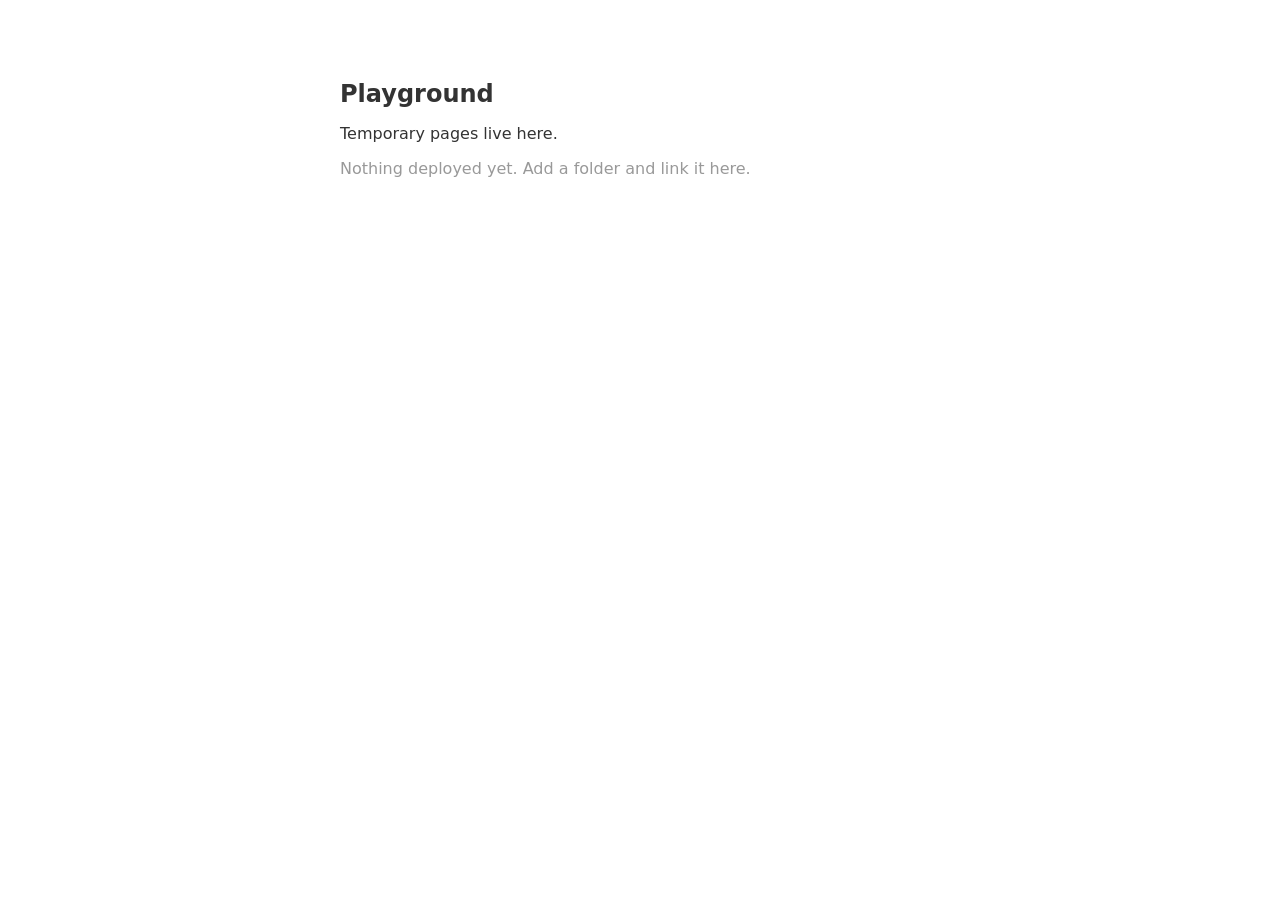
<file: index.html>
<!DOCTYPE html>
<html lang="en">
<head>
  <meta charset="UTF-8">
  <meta name="viewport" content="width=device-width, initial-scale=1.0">
  <title>Playground</title>
  <style>
    body { font-family: system-ui, sans-serif; max-width: 600px; margin: 80px auto; padding: 0 20px; color: #333; }
    h1 { font-size: 1.5rem; }
    ul { list-style: none; padding: 0; }
    li a { display: block; padding: 8px 0; color: #5b5fc7; text-decoration: none; }
    li a:hover { text-decoration: underline; }
    p.empty { color: #999; }
  </style>
</head>
<body>
  <h1>Playground</h1>
  <p>Temporary pages live here.</p>
  <p class="empty">Nothing deployed yet. Add a folder and link it here.</p>
</body>
</html>
</file>
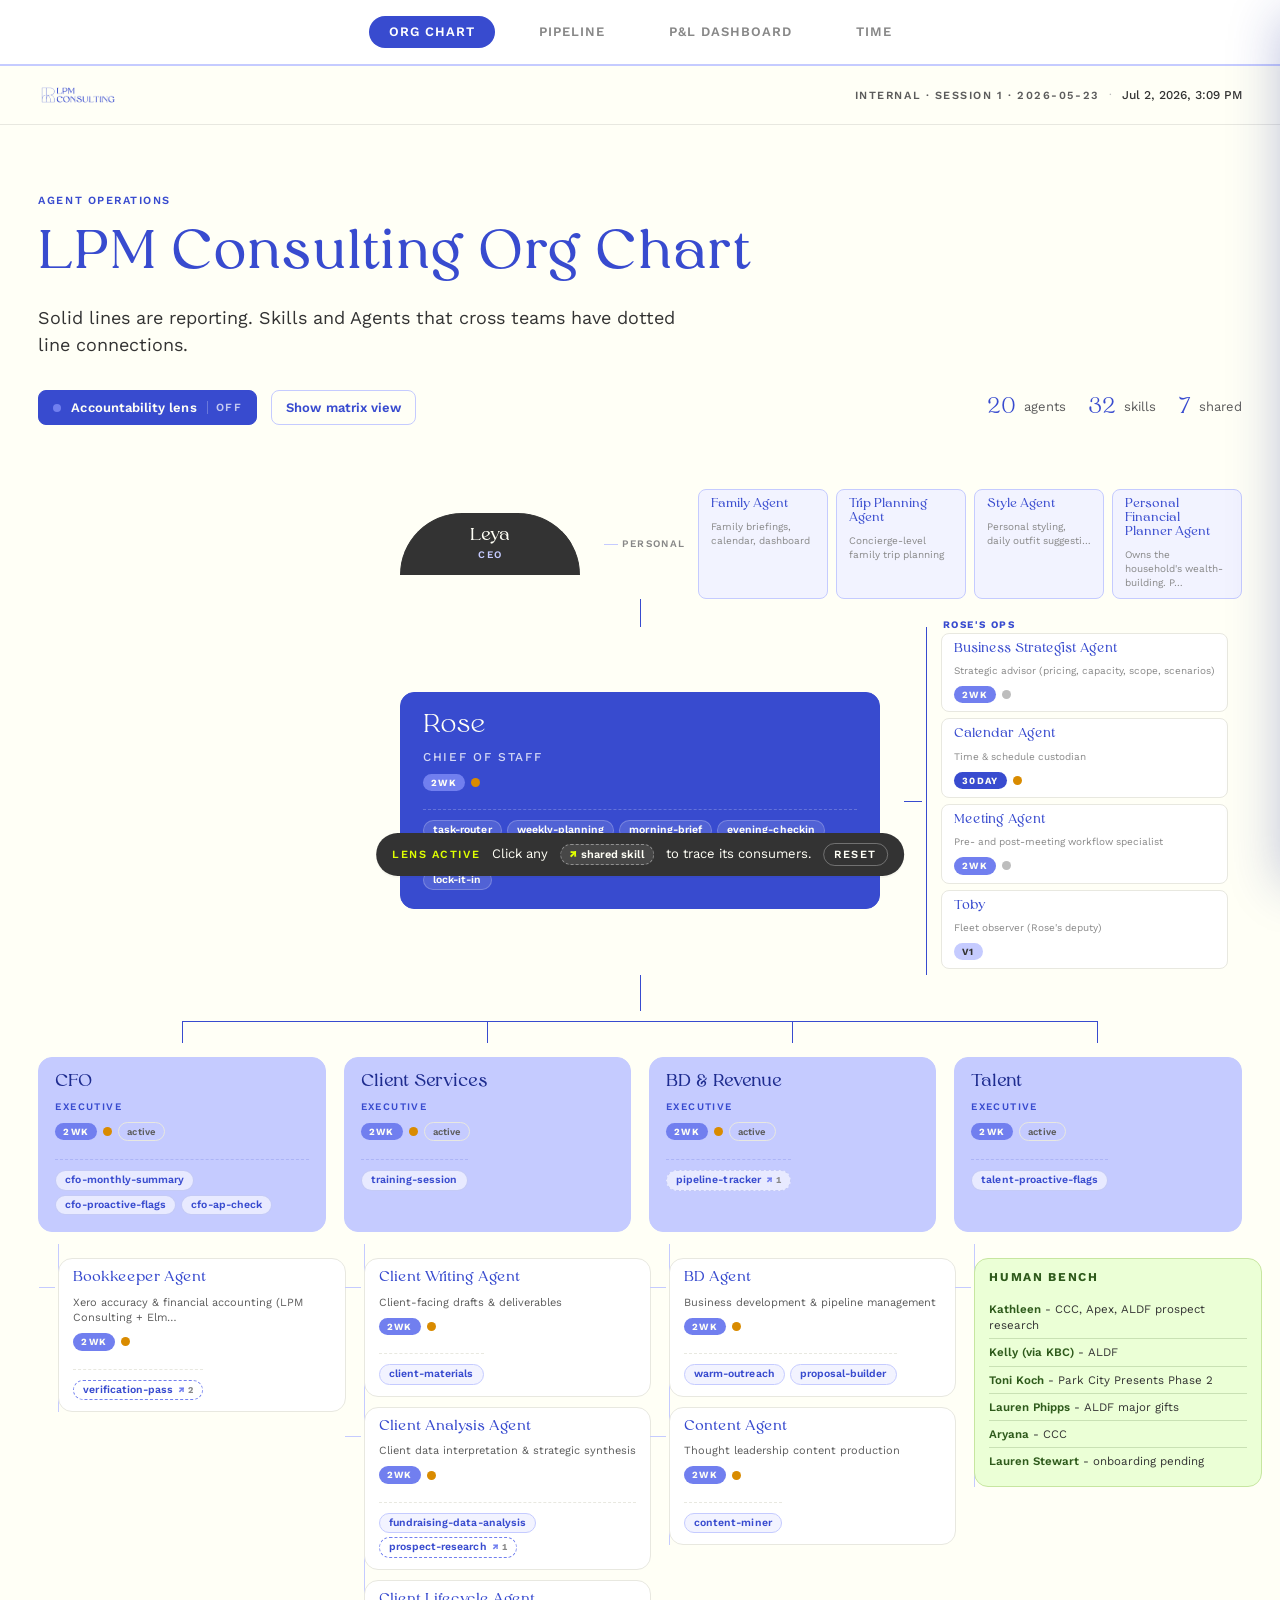
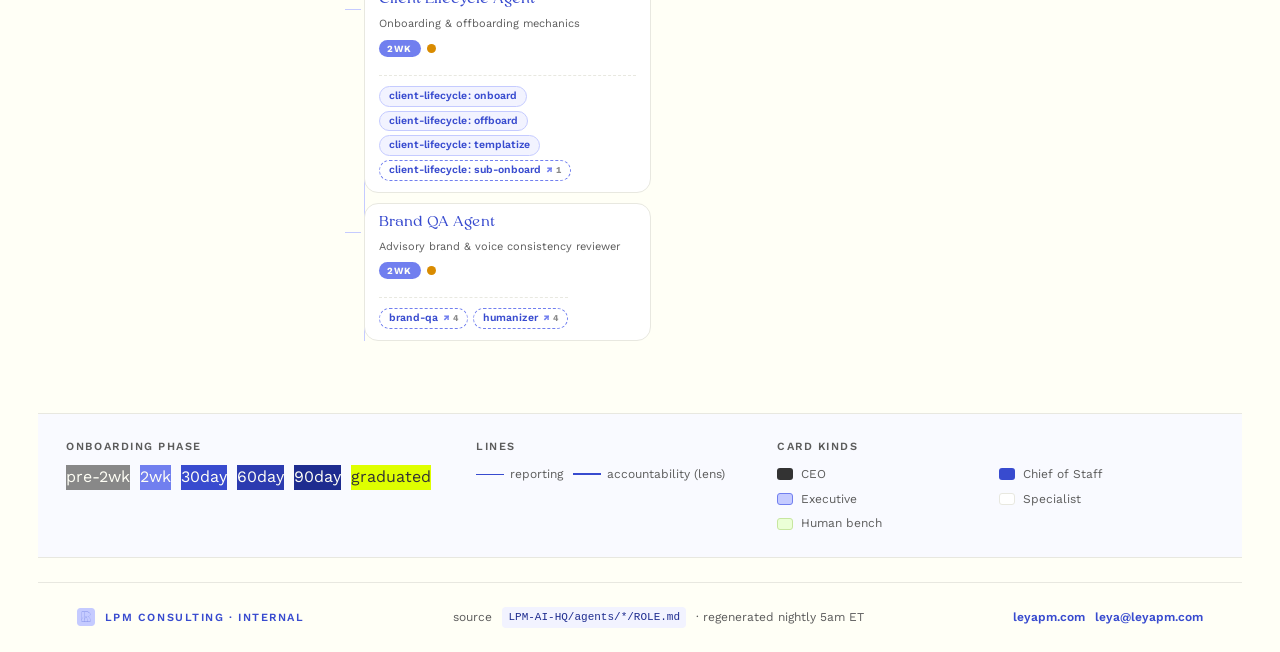
<file: agent-org-chart/index.html>
<!DOCTYPE html>
<html lang="en">
<head>
  <meta charset="UTF-8">
  <meta name="viewport" content="width=device-width, initial-scale=1.0">
  <title>Agent Org Chart · LPM Consulting</title>
  <link rel="icon" href="assets/Fav_Blue.svg">
  <link rel="stylesheet" href="styles.css">
</head>
<body data-screen-label="01 Org Chart">

  <style>
    .xtracker-nav {
      display: flex; justify-content: center; gap: 24px;
      padding: 16px 24px; background: #fff;
      border-bottom: 2px solid #C5CBFF;
    }
    .xtracker-nav a {
      font-family: 'Work Sans', system-ui, sans-serif;
      font-size: 13px; font-weight: 600; text-transform: uppercase;
      letter-spacing: 1px; text-decoration: none;
      padding: 6px 20px; border-radius: 999px; color: #888;
    }
    .xtracker-nav a.active { background: #384BCF; color: #fff; }
  </style>
  <nav class="xtracker-nav">
    <a href="https://leya-maker.github.io/playground/agent-org-chart/" class="active">Org Chart</a>
    <a href="https://leya-maker.github.io/lpm-pipeline-tracker/index.html">Pipeline</a>
    <a href="https://leya-maker.github.io/lpm-pipeline-tracker/pnl.html">P&amp;L Dashboard</a>
    <a href="https://leya-maker.github.io/playground/time-tracker/">Time</a>
  </nav>

  <header class="topbar">
    <a class="brand" href="#" aria-label="LPM Consulting">
      <img src="assets/Long_Blue.png" alt="LPM Consulting" height="22">
    </a>
    <nav class="topbar-meta">
      <span class="eyebrow">Internal · Session 1 · 2026-05-23</span>
      <span class="dot" aria-hidden="true">·</span>
      <span id="meta-generated" class="topbar-time">Loading…</span>
    </nav>
  </header>

  <main class="page">

    <section class="hero">
      <p class="eyebrow">Agent operations</p>
      <h1 class="hero-title">LPM Consulting Org Chart</h1>
      <p class="lead">Solid lines are reporting. Skills and Agents that cross teams have dotted line connections.</p>
      <div class="hero-toolbar" role="toolbar" aria-label="Chart controls">
        <button id="lens-toggle" type="button" class="lens-btn" aria-pressed="false">
          <span class="lens-dot" aria-hidden="true"></span>
          <span class="lens-label">Accountability lens</span>
          <span class="lens-hint">off</span>
        </button>
        <button id="matrix-toggle" type="button" class="ghost-btn" aria-pressed="false">
          <span>Show matrix view</span>
        </button>
        <div class="hero-tally" aria-live="polite">
          <span><strong id="tally-agents">…</strong> agents</span>
          <span><strong id="tally-skills">…</strong> skills</span>
          <span><strong id="tally-shared">…</strong> shared</span>
        </div>
      </div>
    </section>

    <section class="chart-wrap" id="chart-wrap" aria-label="Org chart">
      <svg class="dotted-overlay" id="dotted-overlay" aria-hidden="true"></svg>
      <div class="chart" id="chart">
        <div class="loading">Loading chart…</div>
      </div>
    </section>

    <section class="matrix-section" id="matrix-section" hidden aria-label="Accountability matrix">
      <header class="matrix-head">
        <p class="eyebrow">Lens · matrix view</p>
        <h2 class="h2 matrix-h">Cross-team accountability, at a glance.</h2>
        <p class="matrix-sub">Each row is a skill owned by one agent and used by others. Hover a row to highlight it on the chart above.</p>
      </header>
      <div id="matrix-grid" class="matrix-grid"><!-- populated --></div>
    </section>

    <section class="legend-strip">
      <div class="legend-block">
        <span class="eyebrow">Onboarding phase</span>
        <div class="legend-row">
          <span class="phase-chip phase-pre2wk">pre-2wk</span>
          <span class="phase-chip phase-2wk">2wk</span>
          <span class="phase-chip phase-30day">30day</span>
          <span class="phase-chip phase-60day">60day</span>
          <span class="phase-chip phase-90day">90day</span>
          <span class="phase-chip phase-graduated">graduated</span>
        </div>
      </div>
      <div class="legend-block">
        <span class="eyebrow">Lines</span>
        <div class="legend-row legend-lines">
          <span class="legend-line legend-line--solid"><i></i> reporting</span>
          <span class="legend-line legend-line--dotted"><i></i> accountability (lens)</span>
        </div>
      </div>
      <div class="legend-block">
        <span class="eyebrow">Card kinds</span>
        <div class="legend-row legend-cards">
          <span class="legend-swatch swatch-ceo"></span><span class="legend-text">CEO</span>
          <span class="legend-swatch swatch-cos"></span><span class="legend-text">Chief of Staff</span>
          <span class="legend-swatch swatch-exec"></span><span class="legend-text">Executive</span>
          <span class="legend-swatch swatch-doer"></span><span class="legend-text">Specialist</span>
          <span class="legend-swatch swatch-bench"></span><span class="legend-text">Human bench</span>
        </div>
      </div>
    </section>

    <footer class="footer">
      <div class="footer-inner">
        <div>
          <img src="assets/Fav_Blue.svg" alt="" width="18" height="18">
          <span class="eyebrow">LPM Consulting · internal</span>
        </div>
        <div class="footer-source">
          source <code>LPM-AI-HQ/agents/*/ROLE.md</code> · regenerated nightly 5am ET
        </div>
        <div class="footer-links">
          <a href="https://leyapm.com" target="_blank" rel="noopener">leyapm.com</a>
          <a href="mailto:leya@leyapm.com">leya@leyapm.com</a>
        </div>
      </div>
    </footer>

  </main>

  <!-- Slide-over panel for agent detail -->
  <aside id="panel" class="panel" aria-hidden="true">
    <div class="panel-scrim" data-close-panel></div>
    <div class="panel-body" role="dialog" aria-labelledby="panel-title">
      <header class="panel-stickyhead">
        <button class="panel-close" data-close-panel aria-label="Close panel">&times;</button>
        <div id="panel-head-inner"></div>
      </header>
      <div id="panel-content"><!-- populated on click --></div>
    </div>
  </aside>

  <!-- Lens hint that appears when lens is on but nothing selected -->
  <div id="lens-hint" class="lens-hint-banner" hidden>
    <span class="eyebrow">Lens active</span>
    Click any <span class="hint-pill"><span class="shared-glyph">↗</span> shared skill</span> to trace its consumers.
    <button id="lens-clear" type="button">Reset</button>
  </div>

  <script src="chart.js"></script>
</body>
</html>
</file>
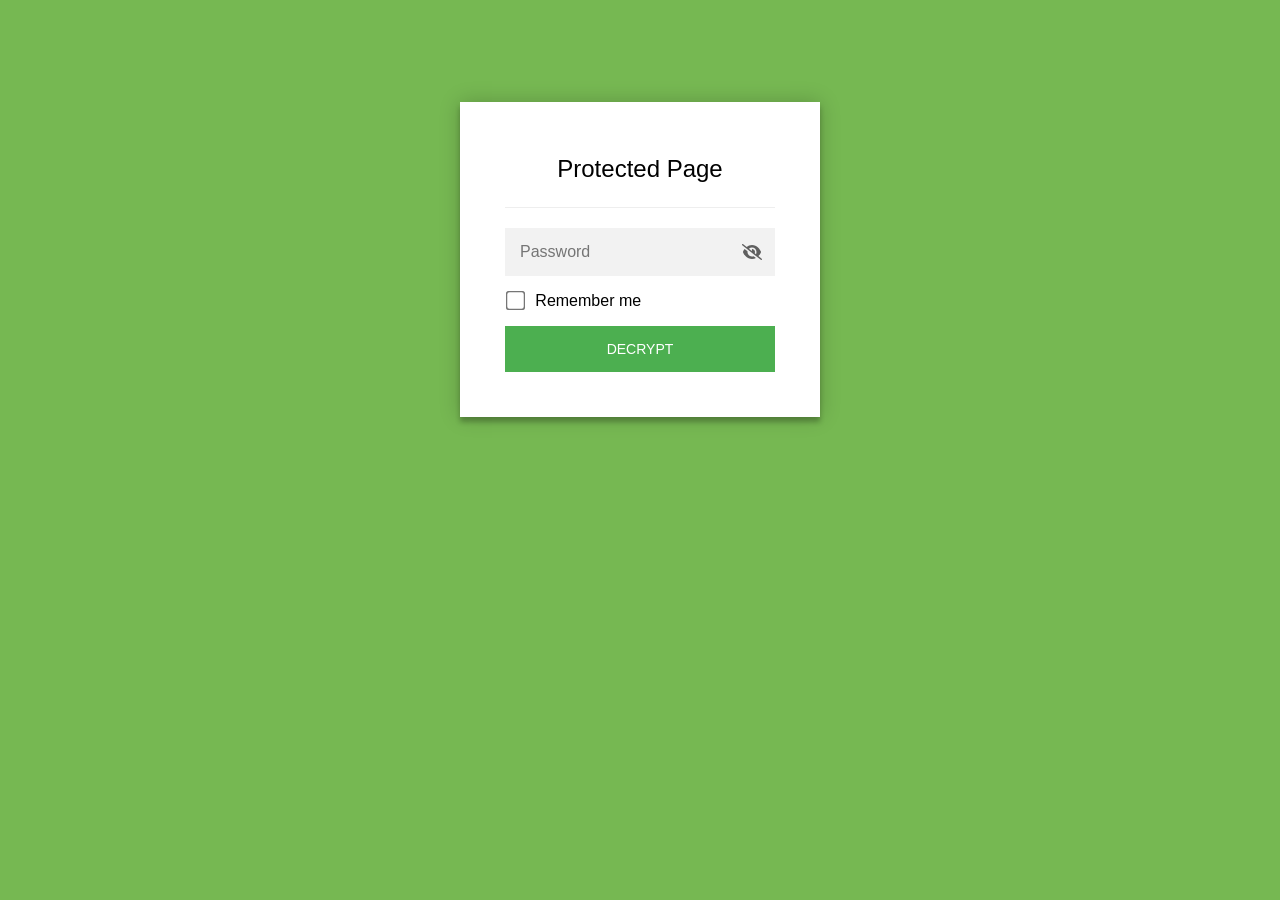
<file: contractor-playbook/index.html>
<!DOCTYPE html>
<html class="staticrypt-html">
    <head>
        <meta charset="utf-8" />
        <title>Protected Page</title>
        <meta name="viewport" content="width=device-width, initial-scale=1" />

        <!-- do not cache this page -->
        <meta http-equiv="cache-control" content="max-age=0" />
        <meta http-equiv="cache-control" content="no-cache" />
        <meta http-equiv="expires" content="0" />
        <meta http-equiv="expires" content="Tue, 01 Jan 1980 1:00:00 GMT" />
        <meta http-equiv="pragma" content="no-cache" />

        <style>
            .staticrypt-hr {
                margin-top: 20px;
                margin-bottom: 20px;
                border: 0;
                border-top: 1px solid #eee;
            }

            .staticrypt-page {
                width: 360px;
                padding: 8% 0 0;
                margin: auto;
                box-sizing: border-box;
            }

            .staticrypt-form {
                position: relative;
                z-index: 1;
                background: #ffffff;
                max-width: 360px;
                margin: 0 auto 100px;
                padding: 45px;
                text-align: center;
                box-shadow: 0 0 20px 0 rgba(0, 0, 0, 0.2), 0 5px 5px 0 rgba(0, 0, 0, 0.24);
            }

            .staticrypt-form input[type="password"],
            input[type="text"] {
                background: inherit;
                border: 0;
                box-sizing: border-box; /* This ensures padding is included in the total width */
                font-size: 14px;
                outline: 0;
                padding: 15px 30px 15px 15px; /* Adjust the padding to ensure there is space for the icon */
                width: 100%;
            }

            .staticrypt-password-container {
                position: relative;
                outline: 0;
                background: #f2f2f2;
                width: 100%;
                border: 0;
                margin: 0 0 15px;
                box-sizing: border-box;
            }

            .staticrypt-toggle-password-visibility {
                cursor: pointer;
                height: 20px;
                opacity: 60%;
                padding: 13px;
                position: absolute;
                right: 0;
                top: 50%;
                transform: translateY(-50%);
                width: 20px;
            }

            .staticrypt-form .staticrypt-decrypt-button {
                text-transform: uppercase;
                outline: 0;
                background: #4CAF50;
                width: 100%;
                border: 0;
                padding: 15px;
                color: #ffffff;
                font-size: 14px;
                cursor: pointer;
            }

            .staticrypt-form .staticrypt-decrypt-button:hover,
            .staticrypt-form .staticrypt-decrypt-button:active,
            .staticrypt-form .staticrypt-decrypt-button:focus {
                background: #4CAF50;
                filter: brightness(92%);
            }

            .staticrypt-html {
                height: 100%;
            }

            .staticrypt-body {
                height: 100%;
                margin: 0;
            }

            .staticrypt-content {
                height: 100%;
                margin-bottom: 1em;
                background: #76B852;
                font-family: "Arial", sans-serif;
                -webkit-font-smoothing: antialiased;
                -moz-osx-font-smoothing: grayscale;
            }

            .staticrypt-instructions {
                margin-top: -1em;
                margin-bottom: 1em;
            }

            .staticrypt-title {
                font-size: 1.5em;
            }

            label.staticrypt-remember {
                display: flex;
                align-items: center;
                margin-bottom: 1em;
            }

            .staticrypt-remember input[type="checkbox"] {
                transform: scale(1.5);
                margin-right: 1em;
            }

            .hidden {
                display: none !important;
            }

            .staticrypt-spinner-container {
                height: 100%;
                display: flex;
                align-items: center;
                justify-content: center;
            }

            .staticrypt-spinner {
                display: inline-block;
                width: 2rem;
                height: 2rem;
                vertical-align: text-bottom;
                border: 0.25em solid gray;
                border-right-color: transparent;
                border-radius: 50%;
                -webkit-animation: spinner-border 0.75s linear infinite;
                animation: spinner-border 0.75s linear infinite;
                animation-duration: 0.75s;
                animation-timing-function: linear;
                animation-delay: 0s;
                animation-iteration-count: infinite;
                animation-direction: normal;
                animation-fill-mode: none;
                animation-play-state: running;
                animation-name: spinner-border;
            }

            @keyframes spinner-border {
                100% {
                    transform: rotate(360deg);
                }
            }

            @media screen and (-webkit-min-device-pixel-ratio: 0) {
                .staticrypt-form input[type="password"],
                input[type="text"] {
                    font-size: 16px;
                }
            }
        </style>
    </head>

    <body class="staticrypt-body">
        <div id="staticrypt_loading" class="staticrypt-spinner-container">
            <div class="staticrypt-spinner"></div>
        </div>

        <div id="staticrypt_content" class="staticrypt-content hidden">
            <div class="staticrypt-page">
                <div class="staticrypt-form">
                    <div class="staticrypt-instructions">
                        <p class="staticrypt-title">Protected Page</p>
                        <p></p>
                    </div>

                    <hr class="staticrypt-hr" />

                    <form id="staticrypt-form" action="#" method="post">
                        <div class="staticrypt-password-container">
                            <input
                                id="staticrypt-password"
                                type="password"
                                name="password"
                                placeholder="Password"
                                autofocus
                            />

                            <img
                                class="staticrypt-toggle-password-visibility"
                                alt="Show password"
                                title="Show password"
                                src="[data-uri]"
                            />
                        </div>

                        <label id="staticrypt-remember-label" class="staticrypt-remember hidden">
                            <input id="staticrypt-remember" type="checkbox" name="remember" />
                            Remember me
                        </label>

                        <input type="submit" class="staticrypt-decrypt-button" value="DECRYPT" />
                    </form>
                </div>
            </div>
        </div>

        <script>
            // these variables will be filled when generating the file - the template format is 'variable_name'
            const staticryptInitiator = ((function(){
  const exports = {};
  const cryptoEngine = ((function(){
  const exports = {};
  const { subtle } = crypto;

const IV_BITS = 16 * 8;
const HEX_BITS = 4;
const ENCRYPTION_ALGO = "AES-CBC";

/**
 * Translates between utf8 encoded hexadecimal strings
 * and Uint8Array bytes.
 */
const HexEncoder = {
    /**
     * hex string -> bytes
     * @param {string} hexString
     * @returns {Uint8Array}
     */
    parse: function (hexString) {
        if (hexString.length % 2 !== 0) throw "Invalid hexString";
        const arrayBuffer = new Uint8Array(hexString.length / 2);

        for (let i = 0; i < hexString.length; i += 2) {
            const byteValue = parseInt(hexString.substring(i, i + 2), 16);
            if (isNaN(byteValue)) {
                throw "Invalid hexString";
            }
            arrayBuffer[i / 2] = byteValue;
        }
        return arrayBuffer;
    },

    /**
     * bytes -> hex string
     * @param {Uint8Array} bytes
     * @returns {string}
     */
    stringify: function (bytes) {
        const hexBytes = [];

        for (let i = 0; i < bytes.length; ++i) {
            let byteString = bytes[i].toString(16);
            if (byteString.length < 2) {
                byteString = "0" + byteString;
            }
            hexBytes.push(byteString);
        }
        return hexBytes.join("");
    },
};

/**
 * Translates between utf8 strings and Uint8Array bytes.
 */
const UTF8Encoder = {
    parse: function (str) {
        return new TextEncoder().encode(str);
    },

    stringify: function (bytes) {
        return new TextDecoder().decode(bytes);
    },
};

/**
 * Salt and encrypt a msg with a password.
 */
async function encrypt(msg, hashedPassword) {
    // Must be 16 bytes, unpredictable, and preferably cryptographically random. However, it need not be secret.
    // https://developer.mozilla.org/en-US/docs/Web/API/SubtleCrypto/encrypt#parameters
    const iv = crypto.getRandomValues(new Uint8Array(IV_BITS / 8));

    const key = await subtle.importKey("raw", HexEncoder.parse(hashedPassword), ENCRYPTION_ALGO, false, ["encrypt"]);

    const encrypted = await subtle.encrypt(
        {
            name: ENCRYPTION_ALGO,
            iv: iv,
        },
        key,
        UTF8Encoder.parse(msg)
    );

    // iv will be 32 hex characters, we prepend it to the ciphertext for use in decryption
    return HexEncoder.stringify(iv) + HexEncoder.stringify(new Uint8Array(encrypted));
}
exports.encrypt = encrypt;

/**
 * Decrypt a salted msg using a password.
 *
 * @param {string} encryptedMsg
 * @param {string} hashedPassword
 * @returns {Promise<string>}
 */
async function decrypt(encryptedMsg, hashedPassword) {
    const ivLength = IV_BITS / HEX_BITS;
    const iv = HexEncoder.parse(encryptedMsg.substring(0, ivLength));
    const encrypted = encryptedMsg.substring(ivLength);

    const key = await subtle.importKey("raw", HexEncoder.parse(hashedPassword), ENCRYPTION_ALGO, false, ["decrypt"]);

    const outBuffer = await subtle.decrypt(
        {
            name: ENCRYPTION_ALGO,
            iv: iv,
        },
        key,
        HexEncoder.parse(encrypted)
    );

    return UTF8Encoder.stringify(new Uint8Array(outBuffer));
}
exports.decrypt = decrypt;

/**
 * Salt and hash the password so it can be stored in localStorage without opening a password reuse vulnerability.
 *
 * @param {string} password
 * @param {string} salt
 * @returns {Promise<string>}
 */
async function hashPassword(password, salt) {
    // we hash the password in multiple steps, each adding more iterations. This is because we used to allow less
    // iterations, so for backward compatibility reasons, we need to support going from that to more iterations.
    let hashedPassword = await hashLegacyRound(password, salt);

    hashedPassword = await hashSecondRound(hashedPassword, salt);

    return hashThirdRound(hashedPassword, salt);
}
exports.hashPassword = hashPassword;

/**
 * This hashes the password with 1k iterations. This is a low number, we need this function to support backwards
 * compatibility.
 *
 * @param {string} password
 * @param {string} salt
 * @returns {Promise<string>}
 */
function hashLegacyRound(password, salt) {
    return pbkdf2(password, salt, 1000, "SHA-1");
}
exports.hashLegacyRound = hashLegacyRound;

/**
 * Add a second round of iterations. This is because we used to use 1k, so for backwards compatibility with
 * remember-me/autodecrypt links, we need to support going from that to more iterations.
 *
 * @param hashedPassword
 * @param salt
 * @returns {Promise<string>}
 */
function hashSecondRound(hashedPassword, salt) {
    return pbkdf2(hashedPassword, salt, 14000, "SHA-256");
}
exports.hashSecondRound = hashSecondRound;

/**
 * Add a third round of iterations to bring total number to 600k. This is because we used to use 1k, then 15k, so for
 * backwards compatibility with remember-me/autodecrypt links, we need to support going from that to more iterations.
 *
 * @param hashedPassword
 * @param salt
 * @returns {Promise<string>}
 */
function hashThirdRound(hashedPassword, salt) {
    return pbkdf2(hashedPassword, salt, 585000, "SHA-256");
}
exports.hashThirdRound = hashThirdRound;

/**
 * Salt and hash the password so it can be stored in localStorage without opening a password reuse vulnerability.
 *
 * @param {string} password
 * @param {string} salt
 * @param {int} iterations
 * @param {string} hashAlgorithm
 * @returns {Promise<string>}
 */
async function pbkdf2(password, salt, iterations, hashAlgorithm) {
    const key = await subtle.importKey("raw", UTF8Encoder.parse(password), "PBKDF2", false, ["deriveBits"]);

    const keyBytes = await subtle.deriveBits(
        {
            name: "PBKDF2",
            hash: hashAlgorithm,
            iterations,
            salt: UTF8Encoder.parse(salt),
        },
        key,
        256
    );

    return HexEncoder.stringify(new Uint8Array(keyBytes));
}

function generateRandomSalt() {
    const bytes = crypto.getRandomValues(new Uint8Array(128 / 8));

    return HexEncoder.stringify(new Uint8Array(bytes));
}
exports.generateRandomSalt = generateRandomSalt;

async function signMessage(hashedPassword, message) {
    const key = await subtle.importKey(
        "raw",
        HexEncoder.parse(hashedPassword),
        {
            name: "HMAC",
            hash: "SHA-256",
        },
        false,
        ["sign"]
    );
    const signature = await subtle.sign("HMAC", key, UTF8Encoder.parse(message));

    return HexEncoder.stringify(new Uint8Array(signature));
}
exports.signMessage = signMessage;

function getRandomAlphanum() {
    const possibleCharacters = "abcdefghijklmnopqrstuvwxyzABCDEFGHIJKLMNOPQRSTUVWXYZ0123456789";

    let byteArray;
    let parsedInt;

    // Keep generating new random bytes until we get a value that falls
    // within a range that can be evenly divided by possibleCharacters.length
    do {
        byteArray = crypto.getRandomValues(new Uint8Array(1));
        // extract the lowest byte to get an int from 0 to 255 (probably unnecessary, since we're only generating 1 byte)
        parsedInt = byteArray[0] & 0xff;
    } while (parsedInt >= 256 - (256 % possibleCharacters.length));

    // Take the modulo of the parsed integer to get a random number between 0 and totalLength - 1
    const randomIndex = parsedInt % possibleCharacters.length;

    return possibleCharacters[randomIndex];
}

/**
 * Generate a random string of a given length.
 *
 * @param {int} length
 * @returns {string}
 */
function generateRandomString(length) {
    let randomString = "";

    for (let i = 0; i < length; i++) {
        randomString += getRandomAlphanum();
    }

    return randomString;
}
exports.generateRandomString = generateRandomString;

  return exports;
})());
const codec = ((function(){
  const exports = {};
  /**
 * Initialize the codec with the provided cryptoEngine - this return functions to encode and decode messages.
 *
 * @param cryptoEngine - the engine to use for encryption / decryption
 */
function init(cryptoEngine) {
    const exports = {};

    /**
     * Top-level function for encoding a message.
     * Includes password hashing, encryption, and signing.
     *
     * @param {string} msg
     * @param {string} password
     * @param {string} salt
     *
     * @returns {string} The encoded text
     */
    async function encode(msg, password, salt) {
        const hashedPassword = await cryptoEngine.hashPassword(password, salt);

        const encrypted = await cryptoEngine.encrypt(msg, hashedPassword);

        // we use the hashed password in the HMAC because this is effectively what will be used a password (so we can store
        // it in localStorage safely, we don't use the clear text password)
        const hmac = await cryptoEngine.signMessage(hashedPassword, encrypted);

        return hmac + encrypted;
    }
    exports.encode = encode;

    /**
     * Encode using a password that has already been hashed. This is useful to encode multiple messages in a row, that way
     * we don't need to hash the password multiple times.
     *
     * @param {string} msg
     * @param {string} hashedPassword
     *
     * @returns {string} The encoded text
     */
    async function encodeWithHashedPassword(msg, hashedPassword) {
        const encrypted = await cryptoEngine.encrypt(msg, hashedPassword);

        // we use the hashed password in the HMAC because this is effectively what will be used a password (so we can store
        // it in localStorage safely, we don't use the clear text password)
        const hmac = await cryptoEngine.signMessage(hashedPassword, encrypted);

        return hmac + encrypted;
    }
    exports.encodeWithHashedPassword = encodeWithHashedPassword;

    /**
     * Top-level function for decoding a message.
     * Includes signature check and decryption.
     *
     * @param {string} signedMsg
     * @param {string} hashedPassword
     * @param {string} salt
     * @param {int} backwardCompatibleAttempt
     * @param {string} originalPassword
     *
     * @returns {Object} {success: true, decoded: string} | {success: false, message: string}
     */
    async function decode(signedMsg, hashedPassword, salt, backwardCompatibleAttempt = 0, originalPassword = "") {
        const encryptedHMAC = signedMsg.substring(0, 64);
        const encryptedMsg = signedMsg.substring(64);
        const decryptedHMAC = await cryptoEngine.signMessage(hashedPassword, encryptedMsg);

        if (decryptedHMAC !== encryptedHMAC) {
            // we have been raising the number of iterations in the hashing algorithm multiple times, so to support the old
            // remember-me/autodecrypt links we need to try bringing the old hashes up to speed.
            originalPassword = originalPassword || hashedPassword;
            if (backwardCompatibleAttempt === 0) {
                const updatedHashedPassword = await cryptoEngine.hashThirdRound(originalPassword, salt);

                return decode(signedMsg, updatedHashedPassword, salt, backwardCompatibleAttempt + 1, originalPassword);
            }
            if (backwardCompatibleAttempt === 1) {
                let updatedHashedPassword = await cryptoEngine.hashSecondRound(originalPassword, salt);
                updatedHashedPassword = await cryptoEngine.hashThirdRound(updatedHashedPassword, salt);

                return decode(signedMsg, updatedHashedPassword, salt, backwardCompatibleAttempt + 1, originalPassword);
            }

            return { success: false, message: "Signature mismatch" };
        }

        return {
            success: true,
            decoded: await cryptoEngine.decrypt(encryptedMsg, hashedPassword),
        };
    }
    exports.decode = decode;

    return exports;
}
exports.init = init;

  return exports;
})());
const decode = codec.init(cryptoEngine).decode;

/**
 * Initialize the staticrypt module, that exposes functions callbable by the password_template.
 *
 * @param {{
 *  staticryptEncryptedMsgUniqueVariableName: string,
 *  isRememberEnabled: boolean,
 *  rememberDurationInDays: number,
 *  staticryptSaltUniqueVariableName: string,
 * }} staticryptConfig - object of data that is stored on the password_template at encryption time.
 *
 * @param {{
 *  rememberExpirationKey: string,
 *  rememberPassphraseKey: string,
 *  replaceHtmlCallback: function,
 *  clearLocalStorageCallback: function,
 * }} templateConfig - object of data that can be configured by a custom password_template.
 */
function init(staticryptConfig, templateConfig) {
    const exports = {};

    /**
     * Decrypt our encrypted page, replace the whole HTML.
     *
     * @param {string} hashedPassword
     * @returns {Promise<boolean>}
     */
    async function decryptAndReplaceHtml(hashedPassword) {
        const { staticryptEncryptedMsgUniqueVariableName, staticryptSaltUniqueVariableName } = staticryptConfig;
        const { replaceHtmlCallback } = templateConfig;

        const result = await decode(
            staticryptEncryptedMsgUniqueVariableName,
            hashedPassword,
            staticryptSaltUniqueVariableName
        );
        if (!result.success) {
            return false;
        }
        const plainHTML = result.decoded;

        // if the user configured a callback call it, otherwise just replace the whole HTML
        if (typeof replaceHtmlCallback === "function") {
            replaceHtmlCallback(plainHTML);
        } else {
            document.write(plainHTML);
            document.close();
        }

        return true;
    }

    /**
     * Attempt to decrypt the page and replace the whole HTML.
     *
     * @param {string} password
     * @param {boolean} isRememberChecked
     *
     * @returns {Promise<{isSuccessful: boolean, hashedPassword?: string}>} - we return an object, so that if we want to
     *   expose more information in the future we can do it without breaking the password_template
     */
    async function handleDecryptionOfPage(password, isRememberChecked) {
        const { staticryptSaltUniqueVariableName } = staticryptConfig;

        // decrypt and replace the whole page
        const hashedPassword = await cryptoEngine.hashPassword(password, staticryptSaltUniqueVariableName);
        return handleDecryptionOfPageFromHash(hashedPassword, isRememberChecked);
    }
    exports.handleDecryptionOfPage = handleDecryptionOfPage;

    async function handleDecryptionOfPageFromHash(hashedPassword, isRememberChecked) {
        const { isRememberEnabled, rememberDurationInDays } = staticryptConfig;
        const { rememberExpirationKey, rememberPassphraseKey } = templateConfig;

        const isDecryptionSuccessful = await decryptAndReplaceHtml(hashedPassword);

        if (!isDecryptionSuccessful) {
            return {
                isSuccessful: false,
                hashedPassword,
            };
        }

        // remember the hashedPassword and set its expiration if necessary
        if (isRememberEnabled && isRememberChecked) {
            window.localStorage.setItem(rememberPassphraseKey, hashedPassword);

            // set the expiration if the duration isn't 0 (meaning no expiration)
            if (rememberDurationInDays > 0) {
                window.localStorage.setItem(
                    rememberExpirationKey,
                    (new Date().getTime() + rememberDurationInDays * 24 * 60 * 60 * 1000).toString()
                );
            }
        }

        return {
            isSuccessful: true,
            hashedPassword,
        };
    }
    exports.handleDecryptionOfPageFromHash = handleDecryptionOfPageFromHash;

    /**
     * Clear localstorage from staticrypt related values
     */
    function clearLocalStorage() {
        const { clearLocalStorageCallback, rememberExpirationKey, rememberPassphraseKey } = templateConfig;

        if (typeof clearLocalStorageCallback === "function") {
            clearLocalStorageCallback();
        } else {
            localStorage.removeItem(rememberPassphraseKey);
            localStorage.removeItem(rememberExpirationKey);
        }
    }

    async function handleDecryptOnLoad() {
        let isSuccessful = await decryptOnLoadFromUrl();

        if (!isSuccessful) {
            isSuccessful = await decryptOnLoadFromRememberMe();
        }

        return { isSuccessful };
    }
    exports.handleDecryptOnLoad = handleDecryptOnLoad;

    /**
     * Clear storage if we are logging out
     *
     * @returns {boolean} - whether we logged out
     */
    function logoutIfNeeded() {
        const logoutKey = "staticrypt_logout";

        // handle logout through query param
        const queryParams = new URLSearchParams(window.location.search);
        if (queryParams.has(logoutKey)) {
            clearLocalStorage();
            return true;
        }

        // handle logout through URL fragment
        const hash = window.location.hash.substring(1);
        if (hash.includes(logoutKey)) {
            clearLocalStorage();
            return true;
        }

        return false;
    }

    /**
     * To be called on load: check if we want to try to decrypt and replace the HTML with the decrypted content, and
     * try to do it if needed.
     *
     * @returns {Promise<boolean>} true if we derypted and replaced the whole page, false otherwise
     */
    async function decryptOnLoadFromRememberMe() {
        const { rememberDurationInDays } = staticryptConfig;
        const { rememberExpirationKey, rememberPassphraseKey } = templateConfig;

        // if we are login out, terminate
        if (logoutIfNeeded()) {
            return false;
        }

        // if there is expiration configured, check if we're not beyond the expiration
        if (rememberDurationInDays && rememberDurationInDays > 0) {
            const expiration = localStorage.getItem(rememberExpirationKey),
                isExpired = expiration && new Date().getTime() > parseInt(expiration);

            if (isExpired) {
                clearLocalStorage();
                return false;
            }
        }

        const hashedPassword = localStorage.getItem(rememberPassphraseKey);

        if (hashedPassword) {
            // try to decrypt
            const isDecryptionSuccessful = await decryptAndReplaceHtml(hashedPassword);

            // if the decryption is unsuccessful the password might be wrong - silently clear the saved data and let
            // the user fill the password form again
            if (!isDecryptionSuccessful) {
                clearLocalStorage();
                return false;
            }

            return true;
        }

        return false;
    }

    async function decryptOnLoadFromUrl() {
        const passwordKey = "staticrypt_pwd";
        const rememberMeKey = "remember_me";

        // try to get the password from the query param (for backward compatibility - we now want to avoid this method,
        // since it sends the hashed password to the server which isn't needed)
        const queryParams = new URLSearchParams(window.location.search);
        const hashedPasswordQuery = queryParams.get(passwordKey);
        const rememberMeQuery = queryParams.get(rememberMeKey);

        const urlFragment = window.location.hash.substring(1);
        // get the password from the url fragment
        const hashedPasswordRegexMatch = urlFragment.match(new RegExp(passwordKey + "=([^&]*)"));
        const hashedPasswordFragment = hashedPasswordRegexMatch ? hashedPasswordRegexMatch[1] : null;
        const rememberMeFragment = urlFragment.includes(rememberMeKey);

        const hashedPassword = hashedPasswordFragment || hashedPasswordQuery;
        const rememberMe = rememberMeFragment || rememberMeQuery;

        if (hashedPassword) {
            return handleDecryptionOfPageFromHash(hashedPassword, rememberMe);
        }

        return false;
    }

    return exports;
}
exports.init = init;

  return exports;
})());
            const templateError = "Bad password!",
                templateToggleAltShow = "Show password",
                templateToggleAltHide = "Hide password",
                isRememberEnabled = true,
                staticryptConfig = {"staticryptEncryptedMsgUniqueVariableName":"[base64]","isRememberEnabled":true,"rememberDurationInDays":0,"staticryptSaltUniqueVariableName":"91cebd280f9c4c5706be3f0d9ceb1239"};

            // you can edit these values to customize some of the behavior of StatiCrypt
            const templateConfig = {
                rememberExpirationKey: "staticrypt_expiration",
                rememberPassphraseKey: "staticrypt_passphrase",
                replaceHtmlCallback: null,
                clearLocalStorageCallback: null,
            };

            // init the staticrypt engine
            const staticrypt = staticryptInitiator.init(staticryptConfig, templateConfig);

            // try to automatically decrypt on load if there is a saved password
            window.onload = async function () {
                const { isSuccessful } = await staticrypt.handleDecryptOnLoad();

                // if we didn't decrypt anything on load, show the password prompt. Otherwise the content has already been
                // replaced, no need to do anything
                if (!isSuccessful) {
                    // hide loading screen
                    document.getElementById("staticrypt_loading").classList.add("hidden");
                    document.getElementById("staticrypt_content").classList.remove("hidden");
                    document.getElementById("staticrypt-password").focus();

                    // show the remember me checkbox
                    if (isRememberEnabled) {
                        document.getElementById("staticrypt-remember-label").classList.remove("hidden");
                    }
                }
            };

            // toggle password visibility
            const toggleIcon = document.querySelector(".staticrypt-toggle-password-visibility");
            // these two icons are coming from FontAwesome
            const imgSrcEyeClosed =
                "[data-uri]";
            const imgSrcEyeOpened =
                "[data-uri]";
            toggleIcon.addEventListener("click", function () {
                const passwordInput = document.getElementById("staticrypt-password");
                if (passwordInput.type === "password") {
                    passwordInput.type = "text";
                    toggleIcon.src = imgSrcEyeOpened;
                    toggleIcon.alt = templateToggleAltHide;
                    toggleIcon.title = templateToggleAltHide;
                } else {
                    passwordInput.type = "password";
                    toggleIcon.src = imgSrcEyeClosed;
                    toggleIcon.alt = templateToggleAltShow;
                    toggleIcon.title = templateToggleAltShow;
                }
            });

            // handle password form submission
            document.getElementById("staticrypt-form").addEventListener("submit", async function (e) {
                e.preventDefault();

                const password = document.getElementById("staticrypt-password").value,
                    isRememberChecked = document.getElementById("staticrypt-remember").checked;

                const { isSuccessful } = await staticrypt.handleDecryptionOfPage(password, isRememberChecked);

                if (!isSuccessful) {
                    alert(templateError);
                }
            });
        </script>
    </body>
</html>
</file>
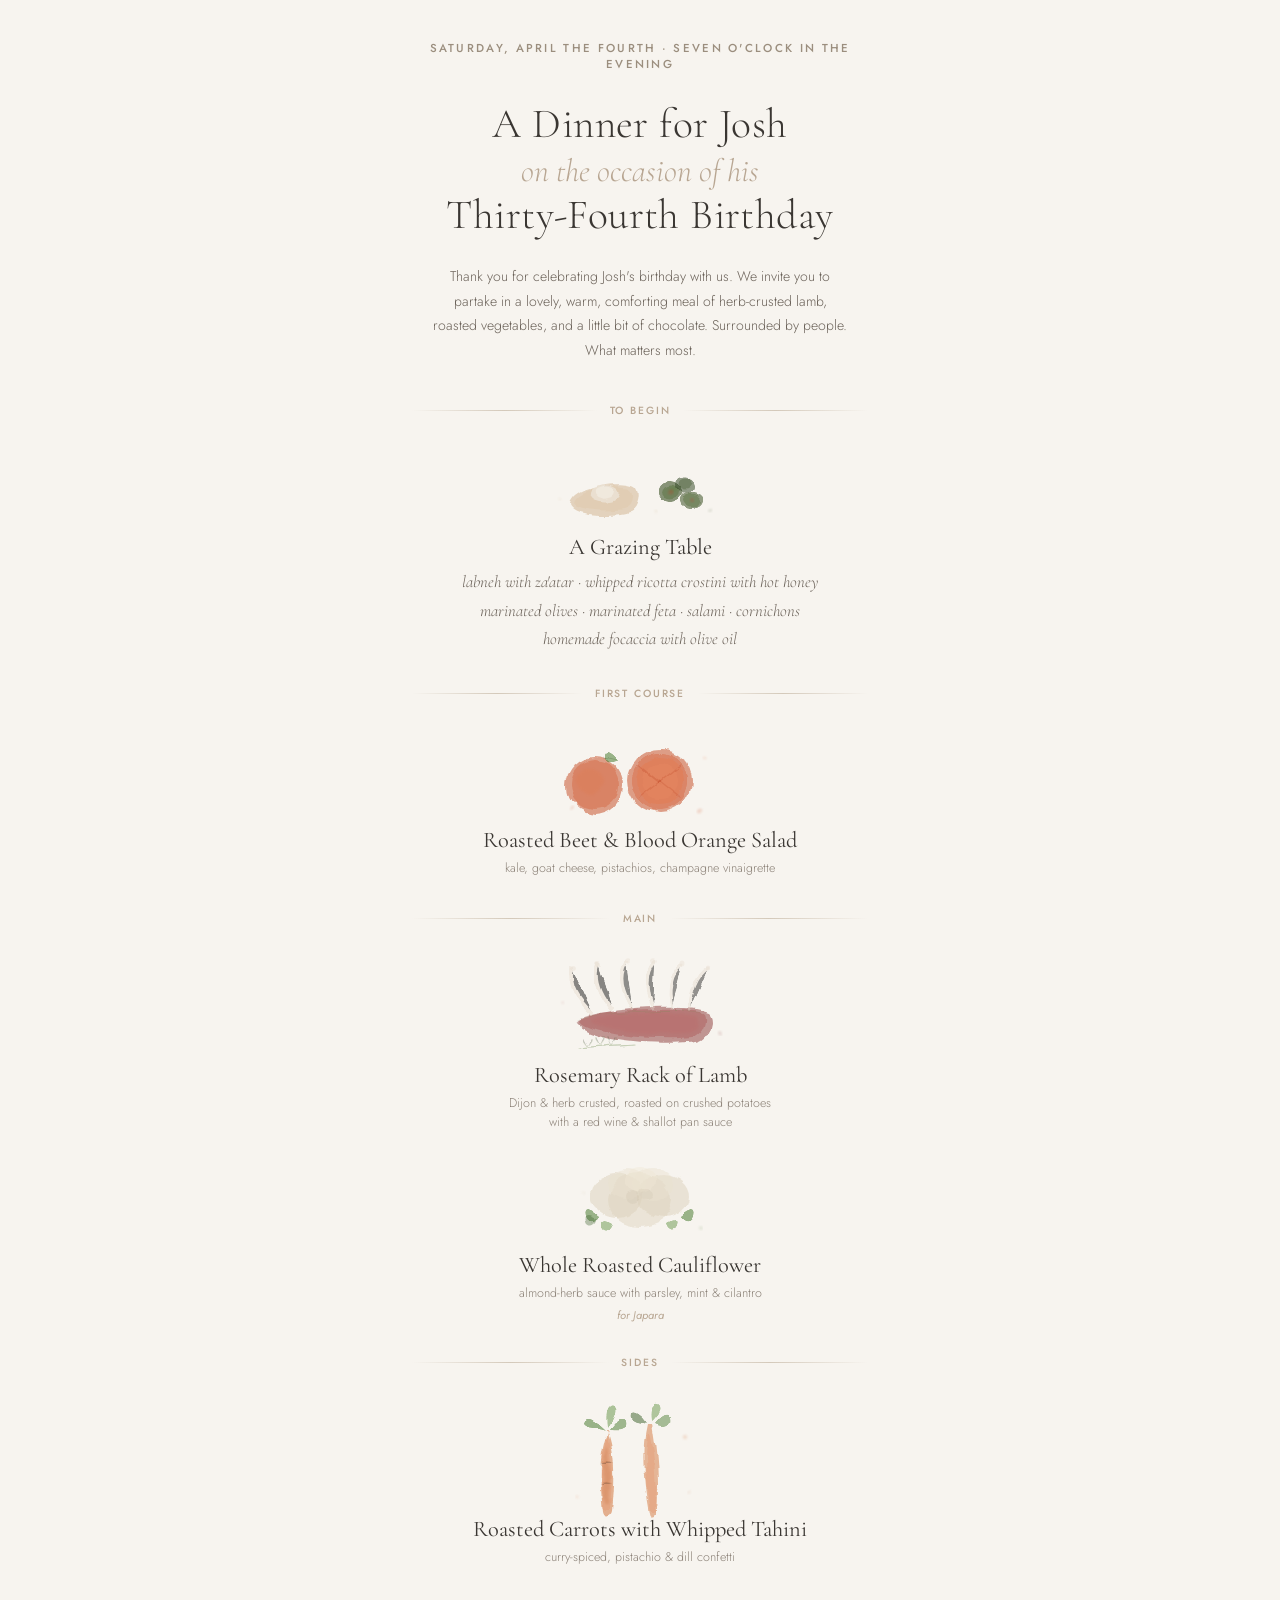
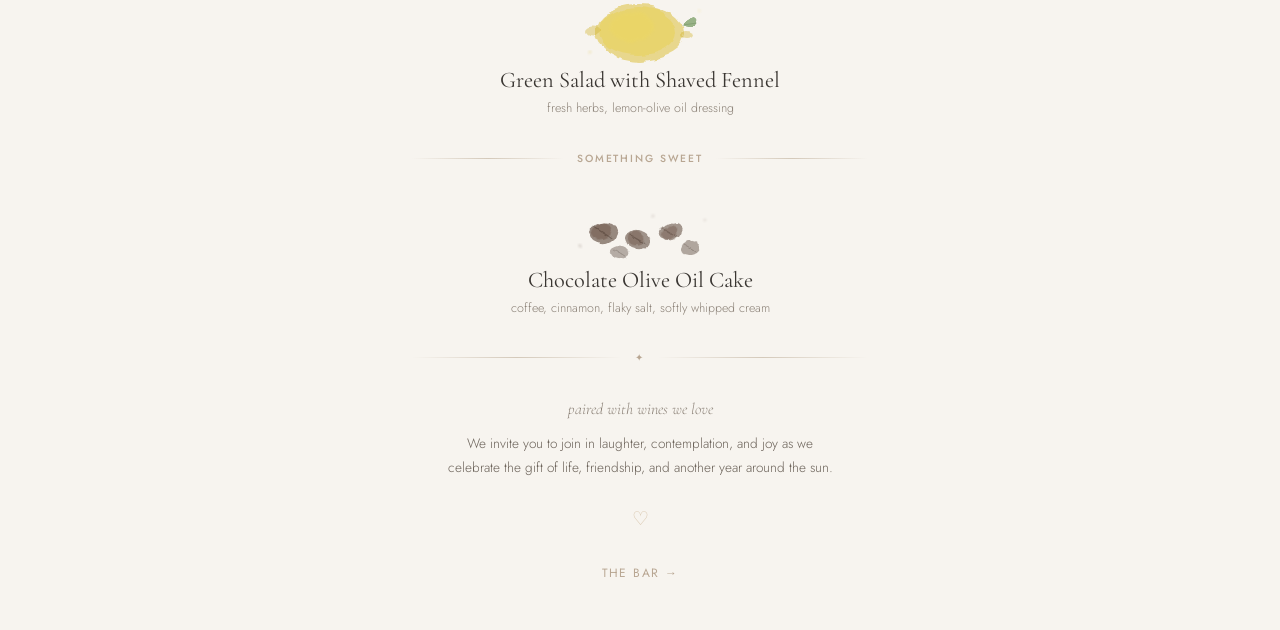
<file: dinner-menu/index.html>
<!DOCTYPE html>
<html lang="en">
<head>
<meta charset="UTF-8">
<meta name="viewport" content="width=device-width, initial-scale=1.0">
<title>Josh's 34th Birthday Dinner</title>
<link href="https://fonts.googleapis.com/css2?family=Cormorant+Garamond:ital,wght@0,300;0,400;0,500;1,300;1,400&family=Jost:wght@300;400;500&display=swap" rel="stylesheet">
<style>
*{margin:0;padding:0;box-sizing:border-box}
body{font-family:'Jost',sans-serif;background:#F7F4EF;color:#3A3632;min-height:100vh;overflow-x:hidden}
.page{max-width:520px;margin:0 auto;padding:2.5rem 2rem 3rem}
.date-line{text-align:center;font-size:.72rem;font-weight:500;letter-spacing:.2em;text-transform:uppercase;color:#9B8E7E;margin-bottom:1.8rem}
.title{text-align:center;margin-bottom:.4rem}
.title h1{font-family:'Cormorant Garamond',serif;font-weight:300;font-size:2.6rem;line-height:1.15;color:#3A3632;letter-spacing:.01em}
.title .ampersand{font-family:'Cormorant Garamond',serif;font-style:italic;font-weight:300;font-size:2rem;color:#B8A692;display:block;margin:.15rem 0}
.intro{text-align:center;font-size:.88rem;font-weight:300;line-height:1.75;color:#6B6259;max-width:420px;margin:1.5rem auto 2.5rem}
.divider{display:flex;align-items:center;gap:.8rem;margin:2rem 0}
.divider::before,.divider::after{content:'';flex:1;height:1px;background:linear-gradient(90deg,transparent,#D4C9BA,transparent)}
.divider span{font-size:.65rem;font-weight:500;letter-spacing:.18em;text-transform:uppercase;color:#B8A692;white-space:nowrap}
.course{text-align:center;margin-bottom:1.6rem}
.course-name{font-family:'Cormorant Garamond',serif;font-weight:400;font-size:1.4rem;line-height:1.35;color:#3A3632;margin-bottom:.25rem}
.course-desc{font-size:.78rem;font-weight:300;color:#8C8278;line-height:1.55;max-width:380px;margin:0 auto}
.course-note{font-size:.7rem;font-weight:400;color:#B8A692;font-style:italic;margin-top:.2rem}
.grazing-items{font-family:'Cormorant Garamond',serif;font-style:italic;font-weight:300;font-size:1.05rem;color:#6B6259;line-height:1.7;text-align:center;max-width:360px;margin:.4rem auto 0}
.wine-note{text-align:center;font-family:'Cormorant Garamond',serif;font-style:italic;font-weight:300;font-size:1rem;color:#8C8278;line-height:1.6;margin-top:.3rem}
.closing{text-align:center;font-size:.85rem;font-weight:300;line-height:1.8;color:#6B6259;max-width:400px;margin:0 auto;padding-top:.5rem}
.heart{display:block;text-align:center;font-size:1.2rem;color:#C4A882;margin-top:1.5rem;opacity:.6}
.wc-row{display:flex;justify-content:center;margin:.5rem 0 -.5rem;pointer-events:none}
@media(max-width:400px){.page{padding:2rem 1.5rem 2.5rem}.title h1{font-size:2.1rem}.course-name{font-size:1.25rem}}
</style>
</head>
<body>

<!-- Shared watercolor filters -->
<svg width="0" height="0" style="position:absolute">
<defs>
  <filter id="wc" x="-15%" y="-15%" width="130%" height="130%" color-interpolation-filters="sRGB">
    <feTurbulence type="fractalNoise" baseFrequency="0.045" numOctaves="4" seed="3" result="n"/>
    <feDisplacementMap in="SourceGraphic" in2="n" scale="7" xChannelSelector="R" yChannelSelector="G" result="d"/>
    <feGaussianBlur in="d" stdDeviation="0.6"/>
  </filter>
  <filter id="wc2" x="-15%" y="-15%" width="130%" height="130%" color-interpolation-filters="sRGB">
    <feTurbulence type="fractalNoise" baseFrequency="0.035" numOctaves="5" seed="7" result="n"/>
    <feDisplacementMap in="SourceGraphic" in2="n" scale="10" xChannelSelector="R" yChannelSelector="G" result="d"/>
    <feGaussianBlur in="d" stdDeviation="0.5"/>
  </filter>
  <filter id="wc3" x="-20%" y="-20%" width="140%" height="140%" color-interpolation-filters="sRGB">
    <feTurbulence type="fractalNoise" baseFrequency="0.06" numOctaves="3" seed="11" result="n"/>
    <feDisplacementMap in="SourceGraphic" in2="n" scale="5" xChannelSelector="R" yChannelSelector="G"/>
    <feGaussianBlur stdDeviation="1.2"/>
  </filter>
  <!-- Edge darkening for watercolor pooling -->
  <filter id="wc-edge" x="-10%" y="-10%" width="120%" height="120%" color-interpolation-filters="sRGB">
    <feTurbulence type="fractalNoise" baseFrequency="0.04" numOctaves="4" seed="5" result="n"/>
    <feDisplacementMap in="SourceGraphic" in2="n" scale="6" xChannelSelector="R" yChannelSelector="G" result="d"/>
    <feGaussianBlur in="d" stdDeviation="0.3"/>
    <feComponentTransfer><feFuncA type="linear" slope="1.6" intercept="-0.15"/></feComponentTransfer>
  </filter>
</defs>
</svg>

<div class="page">

  <div class="date-line">Saturday, April the Fourth · Seven o'clock in the Evening</div>
  <div class="title">
    <h1>A Dinner for Josh</h1>
    <span class="ampersand">on the occasion of his</span>
    <h1>Thirty-Fourth Birthday</h1>
  </div>
  <p class="intro">
    Thank you for celebrating Josh's birthday with us. We invite you to partake in a lovely, warm, comforting meal of herb-crusted lamb, roasted vegetables, and a little bit of chocolate. Surrounded by people. What matters most.
  </p>

  <div class="divider"><span>To Begin</span></div>

  <!-- OLIVES + CROSTINI -->
  <div class="wc-row">
    <svg width="200" height="90" viewBox="0 0 200 90">
      <!-- Bread/crostini -->
      <path d="M30 55 C35 35, 85 30, 95 38 C100 42, 98 58, 90 62 C80 66, 35 68, 30 55Z" fill="#D4B896" opacity=".55" filter="url(#wc2)"/>
      <path d="M35 52 C38 38, 82 34, 90 40 C94 44, 92 56, 86 58 C78 62, 38 62, 35 52Z" fill="#E0C8A8" opacity=".4" filter="url(#wc)"/>
      <!-- Ricotta dollop -->
      <path d="M50 44 C52 36, 72 34, 78 40 C82 44, 78 52, 70 52 C60 54, 48 50, 50 44Z" fill="#F0ECE4" opacity=".6" filter="url(#wc)"/>
      <path d="M55 42 C56 38, 70 36, 74 40 C76 43, 74 48, 68 48 C62 50, 54 47, 55 42Z" fill="#FAF8F2" opacity=".4" filter="url(#wc)"/>
      <!-- Olives -->
      <ellipse cx="130" cy="42" rx="12" ry="10" fill="#3E5428" opacity=".6" filter="url(#wc-edge)"/>
      <ellipse cx="130" cy="42" rx="9" ry="7.5" fill="#4E6A32" opacity=".4" filter="url(#wc)"/>
      <ellipse cx="132" cy="40" rx="4" ry="3" fill="#5E7E3E" opacity=".3" filter="url(#wc3)"/>
      <ellipse cx="152" cy="50" rx="11" ry="9" fill="#3E5428" opacity=".55" filter="url(#wc-edge)"/>
      <ellipse cx="152" cy="50" rx="8" ry="6.5" fill="#4E6A32" opacity=".38" filter="url(#wc)"/>
      <ellipse cx="145" cy="35" rx="9" ry="7.5" fill="#2E4420" opacity=".5" filter="url(#wc-edge)"/>
      <ellipse cx="145" cy="35" rx="6.5" ry="5.5" fill="#3E5428" opacity=".35" filter="url(#wc)"/>
      <!-- Olive pimento hints -->
      <circle cx="130" cy="42" r="2.5" fill="#C04030" opacity=".3" filter="url(#wc3)"/>
      <circle cx="152" cy="50" r="2" fill="#C04030" opacity=".25" filter="url(#wc3)"/>
      <!-- Spatters -->
      <circle cx="170" cy="60" r="2" fill="#3E5428" opacity=".15" filter="url(#wc3)"/>
      <circle cx="115" cy="62" r="1.5" fill="#D4B896" opacity=".2" filter="url(#wc3)"/>
      <circle cx="20" cy="48" r="1.8" fill="#E0C8A8" opacity=".15" filter="url(#wc3)"/>
    </svg>
  </div>

  <div class="course">
    <div class="course-name">A Grazing Table</div>
    <div class="grazing-items">
      labneh with za'atar · whipped ricotta crostini with hot honey<br>
      marinated olives · marinated feta · salami · cornichons<br>
      homemade focaccia with olive oil
    </div>
  </div>

  <div class="divider"><span>First Course</span></div>

  <!-- SLICED BLOOD ORANGES -->
  <div class="wc-row">
    <svg width="180" height="100" viewBox="0 0 180 100">
      <!-- Whole orange behind -->
      <circle cx="45" cy="52" r="28" fill="#C44820" opacity=".5" filter="url(#wc2)"/>
      <circle cx="45" cy="52" r="24" fill="#D45A30" opacity=".38" filter="url(#wc)"/>
      <circle cx="40" cy="48" r="13" fill="#E07848" opacity=".22" filter="url(#wc3)"/>
      <!-- Sliced half - rind -->
      <circle cx="110" cy="48" r="32" fill="#C44820" opacity=".5" filter="url(#wc2)"/>
      <circle cx="110" cy="48" r="28" fill="#D85A30" opacity=".35" filter="url(#wc-edge)"/>
      <!-- Flesh -->
      <circle cx="110" cy="48" r="24" fill="#E87848" opacity=".35" filter="url(#wc)"/>
      <circle cx="110" cy="48" r="18" fill="#F09068" opacity=".2" filter="url(#wc)"/>
      <!-- Segments - brushstroke lines -->
      <line x1="110" y1="24" x2="110" y2="48" stroke="#B83818" stroke-width="1.8" opacity=".22" filter="url(#wc)" stroke-linecap="round"/>
      <line x1="90" y1="32" x2="110" y2="48" stroke="#B83818" stroke-width="1.8" opacity=".22" filter="url(#wc)" stroke-linecap="round"/>
      <line x1="130" y1="32" x2="110" y2="48" stroke="#B83818" stroke-width="1.5" opacity=".2" filter="url(#wc)" stroke-linecap="round"/>
      <line x1="90" y1="64" x2="110" y2="48" stroke="#B83818" stroke-width="1.5" opacity=".18" filter="url(#wc)" stroke-linecap="round"/>
      <line x1="130" y1="64" x2="110" y2="48" stroke="#B83818" stroke-width="1.5" opacity=".18" filter="url(#wc)" stroke-linecap="round"/>
      <line x1="110" y1="72" x2="110" y2="48" stroke="#B83818" stroke-width="1.5" opacity=".18" filter="url(#wc)" stroke-linecap="round"/>
      <!-- Leaf -->
      <path d="M68 28 C60 18, 54 18, 54 25 C56 32, 64 30, 68 28Z" fill="#4E7E35" opacity=".55" filter="url(#wc-edge)"/>
      <path d="M68 28 L54 25" stroke="#3A6028" stroke-width=".8" opacity=".3" filter="url(#wc)"/>
      <!-- Spatters -->
      <circle cx="150" cy="78" r="2.5" fill="#D45A30" opacity=".18" filter="url(#wc3)"/>
      <circle cx="22" cy="75" r="2" fill="#C44820" opacity=".15" filter="url(#wc3)"/>
      <circle cx="155" cy="25" r="1.5" fill="#E87848" opacity=".15" filter="url(#wc3)"/>
    </svg>
  </div>

  <div class="course">
    <div class="course-name">Roasted Beet &amp; Blood Orange Salad</div>
    <div class="course-desc">kale, goat cheese, pistachios, champagne vinaigrette</div>
  </div>

  <div class="divider"><span>Main</span></div>

  <!-- RACK OF LAMB -->
  <div class="wc-row">
    <svg width="180" height="110" viewBox="0 0 180 110">
      <!-- Meat body - the loin -->
      <path d="M25 65 C30 50, 150 45, 160 55 C165 62, 160 78, 150 82 C130 88, 40 85, 25 65Z" fill="#8B3838" opacity=".5" filter="url(#wc2)"/>
      <path d="M30 63 C34 52, 148 48, 155 56 C158 62, 155 75, 148 78 C130 83, 42 80, 30 63Z" fill="#A84848" opacity=".35" filter="url(#wc)"/>
      <path d="M40 62 C44 55, 140 52, 148 58 C150 62, 148 72, 142 74 C128 78, 48 75, 40 62Z" fill="#C06060" opacity=".2" filter="url(#wc3)"/>
      <!-- Herb crust on top -->
      <path d="M28 62 C32 55, 145 50, 155 56 C150 52, 38 54, 28 62Z" fill="#6A8E4A" opacity=".25" filter="url(#wc)"/>
      <!-- Bones with signature lamb rib arch -->
      <path d="M42 55 C28 42, 18 28, 22 10" stroke="#E8DDD0" stroke-width="3.5" opacity=".45" filter="url(#wc-edge)" stroke-linecap="round"/>
      <path d="M62 52 C50 38, 42 22, 48 6" stroke="#E8DDD0" stroke-width="3.5" opacity=".45" filter="url(#wc-edge)" stroke-linecap="round"/>
      <path d="M82 50 C72 35, 68 18, 76 4" stroke="#E8DDD0" stroke-width="3.2" opacity=".42" filter="url(#wc-edge)" stroke-linecap="round"/>
      <path d="M102 49 C96 34, 94 16, 104 4" stroke="#E8DDD0" stroke-width="3.2" opacity=".42" filter="url(#wc-edge)" stroke-linecap="round"/>
      <path d="M122 50 C118 34, 120 16, 132 6" stroke="#E8DDD0" stroke-width="3" opacity=".4" filter="url(#wc-edge)" stroke-linecap="round"/>
      <path d="M140 52 C140 36, 146 18, 158 10" stroke="#E8DDD0" stroke-width="3" opacity=".4" filter="url(#wc-edge)" stroke-linecap="round"/>
      <!-- Bone tips -->
      <circle cx="22" cy="9" r="3" fill="#E8DDD0" opacity=".4" filter="url(#wc)"/>
      <circle cx="48" cy="5" r="3" fill="#E8DDD0" opacity=".4" filter="url(#wc)"/>
      <circle cx="76" cy="3" r="2.8" fill="#E8DDD0" opacity=".38" filter="url(#wc)"/>
      <circle cx="104" cy="3" r="2.8" fill="#E8DDD0" opacity=".38" filter="url(#wc)"/>
      <circle cx="132" cy="5" r="2.5" fill="#E8DDD0" opacity=".36" filter="url(#wc)"/>
      <circle cx="158" cy="9" r="2.5" fill="#E8DDD0" opacity=".36" filter="url(#wc)"/>
      <!-- Rosemary sprig accent -->
      <path d="M30 90 C50 88, 70 87, 85 86" stroke="#5A7E3A" stroke-width="1.2" opacity=".3" filter="url(#wc)" stroke-linecap="round"/>
      <path d="M38 88 C35 84, 33 82, 34 80" stroke="#5A7E3A" stroke-width=".8" opacity=".25" filter="url(#wc)"/>
      <path d="M38 88 C41 84, 43 82, 42 80" stroke="#5A7E3A" stroke-width=".8" opacity=".25" filter="url(#wc)"/>
      <path d="M50 87 C47 83, 45 81, 46 79" stroke="#5A7E3A" stroke-width=".8" opacity=".25" filter="url(#wc)"/>
      <path d="M50 87 C53 83, 55 81, 54 79" stroke="#5A7E3A" stroke-width=".8" opacity=".25" filter="url(#wc)"/>
      <path d="M62 87 C59 83, 57 81, 58 79" stroke="#5A7E3A" stroke-width=".7" opacity=".22" filter="url(#wc)"/>
      <path d="M62 87 C65 83, 67 81, 66 79" stroke="#5A7E3A" stroke-width=".7" opacity=".22" filter="url(#wc)"/>
      <!-- Spatters -->
      <circle cx="170" cy="75" r="2" fill="#8B3838" opacity=".15" filter="url(#wc3)"/>
      <circle cx="12" cy="45" r="1.8" fill="#A84848" opacity=".12" filter="url(#wc3)"/>
    </svg>
  </div>

  <div class="course">
    <div class="course-name">Rosemary Rack of Lamb</div>
    <div class="course-desc">Dijon &amp; herb crusted, roasted on crushed potatoes<br>with a red wine &amp; shallot pan sauce</div>
  </div>

  <!-- CAULIFLOWER -->
  <div class="wc-row">
    <svg width="150" height="100" viewBox="0 0 150 100">
      <!-- Floret clusters -->
      <ellipse cx="75" cy="42" rx="32" ry="26" fill="#E2D8C4" opacity=".55" filter="url(#wc2)"/>
      <ellipse cx="52" cy="38" rx="26" ry="22" fill="#DDD2BC" opacity=".5" filter="url(#wc2)"/>
      <ellipse cx="98" cy="38" rx="26" ry="22" fill="#DDD2BC" opacity=".5" filter="url(#wc2)"/>
      <ellipse cx="62" cy="26" rx="20" ry="16" fill="#EAE2D0" opacity=".45" filter="url(#wc)"/>
      <ellipse cx="88" cy="26" rx="20" ry="16" fill="#EAE2D0" opacity=".45" filter="url(#wc)"/>
      <ellipse cx="75" cy="22" rx="16" ry="13" fill="#F0E8D6" opacity=".4" filter="url(#wc)"/>
      <!-- Shadows between florets -->
      <ellipse cx="68" cy="40" rx="8" ry="6" fill="#C4B8A2" opacity=".2" filter="url(#wc)"/>
      <ellipse cx="82" cy="36" rx="7" ry="5" fill="#C4B8A2" opacity=".18" filter="url(#wc)"/>
      <!-- Leaves -->
      <path d="M35 58 C24 48, 20 50, 22 58 C24 66, 32 64, 35 58Z" fill="#4E7E35" opacity=".55" filter="url(#wc-edge)"/>
      <path d="M32 62 C22 55, 18 58, 20 64 C22 70, 30 68, 32 62Z" fill="#3A6028" opacity=".35" filter="url(#wc)"/>
      <path d="M115 58 C126 48, 130 50, 128 58 C126 66, 118 64, 115 58Z" fill="#4E7E35" opacity=".55" filter="url(#wc-edge)"/>
      <path d="M48 65 C40 60, 36 62, 38 68 C40 74, 46 72, 48 65Z" fill="#5A8E3A" opacity=".45" filter="url(#wc-edge)"/>
      <path d="M102 65 C110 60, 114 62, 112 68 C110 74, 104 72, 102 65Z" fill="#5A8E3A" opacity=".45" filter="url(#wc-edge)"/>
      <!-- Stem -->
      <path d="M75 62 L75 80" stroke="#4E7E35" stroke-width="4" opacity=".28" filter="url(#wc)" stroke-linecap="round"/>
      <!-- Spatters -->
      <circle cx="18" cy="35" r="1.8" fill="#DDD2BC" opacity=".15" filter="url(#wc3)"/>
      <circle cx="135" cy="70" r="2" fill="#4E7E35" opacity=".12" filter="url(#wc3)"/>
    </svg>
  </div>

  <div class="course">
    <div class="course-name">Whole Roasted Cauliflower</div>
    <div class="course-desc">almond-herb sauce with parsley, mint &amp; cilantro</div>
    <div class="course-note">for Japara</div>
  </div>

  <div class="divider"><span>Sides</span></div>

  <!-- CARROTS -->
  <div class="wc-row">
    <svg width="160" height="120" viewBox="0 0 160 120">
      <!-- Carrot 1 -->
      <path d="M48 28 C40 50, 38 75, 42 108 C43 114, 50 114, 51 108 C55 75, 54 50, 46 28Z" fill="#D4783F" opacity=".55" filter="url(#wc2)"/>
      <path d="M47 35 C41 55, 40 78, 43 105 C44 109, 49 109, 50 105 C53 78, 52 55, 47 35Z" fill="#E8956B" opacity=".35" filter="url(#wc)"/>
      <path d="M46 45 C42 62, 41 82, 44 100 C44 103, 48 103, 49 100 C51 82, 50 62, 47 45Z" fill="#C06530" opacity=".22" filter="url(#wc3)"/>
      <!-- Carrot 1 greens -->
      <path d="M46 28 C34 15, 24 14, 24 22 C28 28, 38 24, 46 28Z" fill="#4E7E35" opacity=".55" filter="url(#wc-edge)"/>
      <path d="M48 26 C46 8, 50 0, 56 5 C58 12, 52 20, 48 26Z" fill="#5A8E3A" opacity=".48" filter="url(#wc-edge)"/>
      <path d="M50 28 C60 14, 68 14, 66 24 C62 30, 55 28, 50 28Z" fill="#4E7E35" opacity=".52" filter="url(#wc-edge)"/>
      <!-- Carrot 2 -->
      <path d="M88 22 C82 48, 84 78, 90 112 C91 118, 97 116, 97 110 C100 76, 96 46, 92 22Z" fill="#D4783F" opacity=".5" filter="url(#wc2)"/>
      <path d="M89 30 C84 52, 86 80, 91 108 C92 112, 96 112, 96 108 C98 78, 95 50, 90 30Z" fill="#E8956B" opacity=".32" filter="url(#wc)"/>
      <!-- Carrot 2 greens -->
      <path d="M88 22 C78 8, 70 8, 72 16 C76 22, 84 20, 88 22Z" fill="#3A6028" opacity=".5" filter="url(#wc-edge)"/>
      <path d="M92 20 C90 4, 96-2, 100 4 C102 10, 96 16, 92 20Z" fill="#5A8E3A" opacity=".45" filter="url(#wc-edge)"/>
      <path d="M95 22 C104 10, 112 10, 110 20 C106 26, 100 24, 95 22Z" fill="#4E7E35" opacity=".48" filter="url(#wc-edge)"/>
      <!-- Lines on carrots -->
      <path d="M40 62 Q46 58, 54 62" stroke="#C06530" stroke-width=".8" opacity=".2" filter="url(#wc)"/>
      <path d="M41 82 Q46 78, 52 82" stroke="#C06530" stroke-width=".7" opacity=".18" filter="url(#wc)"/>
      <!-- Spatters -->
      <circle cx="125" cy="35" r="2.2" fill="#D4783F" opacity=".18" filter="url(#wc3)"/>
      <circle cx="18" cy="95" r="1.8" fill="#E8956B" opacity=".15" filter="url(#wc3)"/>
      <circle cx="130" cy="90" r="1.5" fill="#C06530" opacity=".12" filter="url(#wc3)"/>
    </svg>
  </div>

  <div class="course">
    <div class="course-name">Roasted Carrots with Whipped Tahini</div>
    <div class="course-desc">curry-spiced, pistachio &amp; dill confetti</div>
  </div>

  <!-- LEMON -->
  <div class="wc-row">
    <svg width="140" height="80" viewBox="0 0 140 80">
      <ellipse cx="70" cy="40" rx="44" ry="28" fill="#DABC2E" opacity=".5" filter="url(#wc2)"/>
      <ellipse cx="68" cy="38" rx="38" ry="24" fill="#E8D042" opacity=".4" filter="url(#wc)"/>
      <ellipse cx="62" cy="34" rx="22" ry="15" fill="#F0DA58" opacity=".28" filter="url(#wc3)"/>
      <!-- Nub ends -->
      <ellipse cx="24" cy="38" rx="7" ry="4.5" fill="#D0B228" opacity=".38" filter="url(#wc)"/>
      <ellipse cx="116" cy="42" rx="6" ry="4" fill="#D0B228" opacity=".38" filter="url(#wc)"/>
      <!-- Leaf -->
      <path d="M112 32 C120 22, 128 22, 126 30 C124 36, 116 34, 112 32Z" fill="#4E7E35" opacity=".55" filter="url(#wc-edge)"/>
      <path d="M112 32 L126 30" stroke="#3A6028" stroke-width=".8" opacity=".25" filter="url(#wc)"/>
      <!-- Spatters -->
      <circle cx="20" cy="60" r="1.8" fill="#DABC2E" opacity=".18" filter="url(#wc3)"/>
      <circle cx="130" cy="18" r="1.5" fill="#E8D042" opacity=".15" filter="url(#wc3)"/>
    </svg>
  </div>

  <div class="course">
    <div class="course-name">Green Salad with Shaved Fennel</div>
    <div class="course-desc">fresh herbs, lemon-olive oil dressing</div>
  </div>

  <div class="divider"><span>Something Sweet</span></div>

  <!-- COFFEE BEANS -->
  <div class="wc-row">
    <svg width="150" height="75" viewBox="0 0 150 75">
      <!-- Bean 1 -->
      <ellipse cx="38" cy="35" rx="14" ry="10" transform="rotate(-15 38 35)" fill="#4A3225" opacity=".55" filter="url(#wc-edge)"/>
      <ellipse cx="37" cy="34" rx="10" ry="7" transform="rotate(-15 37 34)" fill="#5C3D2E" opacity=".35" filter="url(#wc)"/>
      <path d="M29 29 C35 33, 44 38, 47 41" stroke="#2E1E14" stroke-width="1.2" opacity=".3" filter="url(#wc)" stroke-linecap="round"/>
      <!-- Bean 2 -->
      <ellipse cx="72" cy="42" rx="13" ry="9" transform="rotate(10 72 42)" fill="#4A3225" opacity=".5" filter="url(#wc-edge)"/>
      <ellipse cx="71" cy="41" rx="9.5" ry="6.5" transform="rotate(10 71 41)" fill="#5C3D2E" opacity=".32" filter="url(#wc)"/>
      <path d="M64 37 C69 40, 78 44, 80 47" stroke="#2E1E14" stroke-width="1.1" opacity=".28" filter="url(#wc)" stroke-linecap="round"/>
      <!-- Bean 3 -->
      <ellipse cx="105" cy="34" rx="12" ry="8.5" transform="rotate(-25 105 34)" fill="#4A3225" opacity=".48" filter="url(#wc-edge)"/>
      <ellipse cx="104" cy="33" rx="8.5" ry="6" transform="rotate(-25 104 33)" fill="#5C3D2E" opacity=".3" filter="url(#wc)"/>
      <path d="M97 28 C102 31, 110 36, 112 38" stroke="#2E1E14" stroke-width="1" opacity=".25" filter="url(#wc)" stroke-linecap="round"/>
      <!-- Bean 4 (smaller, scattered) -->
      <ellipse cx="55" cy="55" rx="9" ry="6.5" transform="rotate(20 55 55)" fill="#3E2A1E" opacity=".35" filter="url(#wc-edge)"/>
      <path d="M49 52 C53 54, 60 58, 62 60" stroke="#2E1E14" stroke-width=".9" opacity=".2" filter="url(#wc)" stroke-linecap="round"/>
      <!-- Bean 5 -->
      <ellipse cx="125" cy="50" rx="10" ry="7" transform="rotate(-5 125 50)" fill="#3E2A1E" opacity=".38" filter="url(#wc-edge)"/>
      <path d="M118 47 C122 49, 130 53, 132 55" stroke="#2E1E14" stroke-width=".9" opacity=".22" filter="url(#wc)" stroke-linecap="round"/>
      <!-- Spatters -->
      <circle cx="15" cy="48" r="2" fill="#4A3225" opacity=".15" filter="url(#wc3)"/>
      <circle cx="140" cy="22" r="1.5" fill="#5C3D2E" opacity=".12" filter="url(#wc3)"/>
      <circle cx="88" cy="18" r="1.8" fill="#4A3225" opacity=".1" filter="url(#wc3)"/>
    </svg>
  </div>

  <div class="course">
    <div class="course-name">Chocolate Olive Oil Cake</div>
    <div class="course-desc">coffee, cinnamon, flaky salt, softly whipped cream</div>
  </div>

  <div class="divider"><span>✦</span></div>
  <div class="wine-note">paired with wines we love</div>

  <p class="closing">
    We invite you to join in laughter, contemplation, and joy as we celebrate the gift of life, friendship, and another year around the sun.
  </p>
  <span class="heart">♡</span>

  <a href="cocktails.html" style="display:block;text-align:center;margin-top:2rem;font-size:.75rem;letter-spacing:.12em;text-transform:uppercase;color:#B8A692;text-decoration:none">The Bar →</a>

</div>
</body>
</html>
</file>
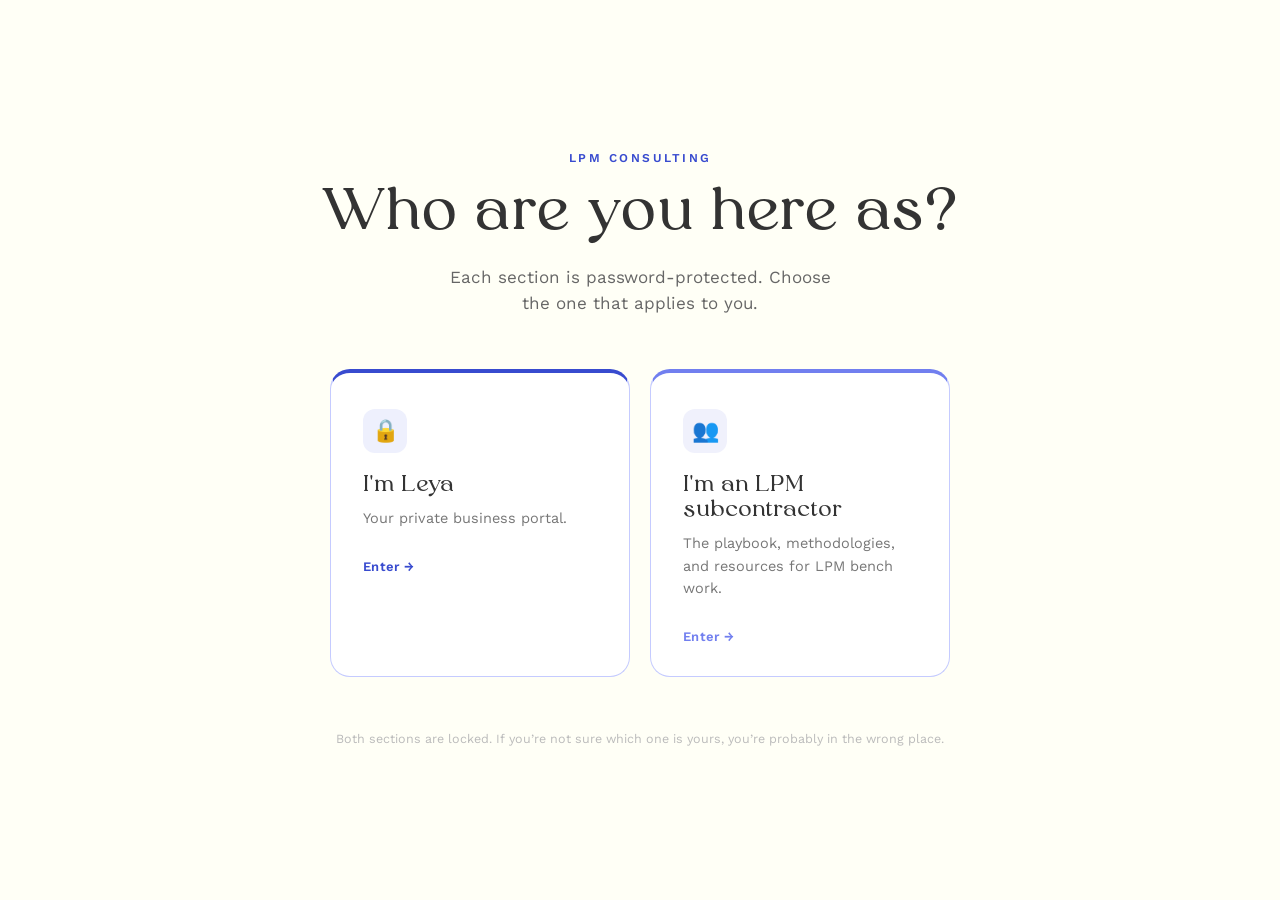
<file: lpm-dashboard/index.html>
<!DOCTYPE html>
<html lang="en">
<head>
<meta charset="UTF-8">
<meta name="viewport" content="width=device-width, initial-scale=1.0">
<meta name="robots" content="noindex, nofollow">
<title>LPM Consulting</title>
<style>
  @font-face {
    font-family: 'King and Queen'; font-weight: 400; font-style: normal; font-display: swap;
    src: url('../agent-org-chart/assets/fonts/KingandQueen-Regular.otf') format('opentype');
  }
  @font-face {
    font-family: 'King and Queen'; font-weight: 600; font-style: normal; font-display: swap;
    src: url('../agent-org-chart/assets/fonts/KingandQueen-SemiBold.otf') format('opentype');
  }
  @font-face {
    font-family: 'Work Sans'; font-weight: 100 900; font-style: normal; font-display: swap;
    src: url('../agent-org-chart/assets/fonts/WorkSans-VariableFont_wght.ttf') format('truetype-variations');
  }
  :root {
    --blueberry: #384BCF;
    --cornflower: #717FEF;
    --periwinkle: #C5CBFF;
    --mint: #EBFFD6;
    --gardenia: #FFFFF6;
    --ink: #333333;
    --font-display: 'King and Queen', Georgia, serif;
    --font-body: 'Work Sans', system-ui, sans-serif;
    --radius-card: 20px;
  }
  * { box-sizing: border-box; margin: 0; padding: 0; }
  body {
    font-family: var(--font-body);
    background: var(--gardenia);
    color: var(--ink);
    min-height: 100vh;
    display: flex;
    flex-direction: column;
    align-items: center;
    justify-content: center;
    padding: 48px 24px;
  }
  header {
    text-align: center;
    margin-bottom: 52px;
  }
  .eyebrow {
    font-size: 12px; font-weight: 600; text-transform: uppercase; letter-spacing: 2.5px;
    color: var(--blueberry); margin-bottom: 20px;
  }
  h1 {
    font-family: var(--font-display); font-weight: 600;
    font-size: clamp(36px, 6vw, 58px); line-height: 1.05; color: var(--ink);
    margin-bottom: 18px;
  }
  header p {
    font-size: 17px; color: #666; line-height: 1.55; max-width: 400px; margin: 0 auto;
  }
  .choices {
    display: grid;
    grid-template-columns: repeat(auto-fit, minmax(260px, 1fr));
    gap: 20px;
    width: 100%;
    max-width: 620px;
  }
  .choice {
    display: flex;
    flex-direction: column;
    align-items: flex-start;
    background: #fff;
    border: 1.5px solid var(--periwinkle);
    border-radius: var(--radius-card);
    padding: 36px 32px 32px;
    text-decoration: none;
    color: inherit;
    cursor: pointer;
    transition: transform .15s ease, box-shadow .15s ease, border-color .15s ease, background .15s ease;
  }
  .choice:hover {
    transform: translateY(-5px);
    box-shadow: 0 20px 48px rgba(56,75,207,.13);
    border-color: var(--blueberry);
  }
  .choice.leya { border-top: 4px solid var(--blueberry); }
  .choice.contractor { border-top: 4px solid var(--cornflower); }
  .choice-icon {
    width: 44px; height: 44px;
    border-radius: 12px;
    display: flex; align-items: center; justify-content: center;
    font-size: 22px;
    margin-bottom: 20px;
  }
  .choice.leya .choice-icon { background: #EEF0FD; }
  .choice.contractor .choice-icon { background: #F0F1FC; }
  .choice h2 {
    font-family: var(--font-display); font-weight: 600; font-size: 22px;
    line-height: 1.15; color: var(--ink); margin-bottom: 10px;
  }
  .choice p {
    font-size: 14.5px; color: #777; line-height: 1.55;
  }
  .choice .arrow {
    margin-top: 28px;
    font-size: 13px; font-weight: 600;
    color: var(--blueberry);
    letter-spacing: .3px;
    display: flex; align-items: center; gap: 6px;
  }
  .choice.contractor .arrow { color: var(--cornflower); }
  footer {
    margin-top: 52px; font-size: 12.5px; color: #bbb; text-align: center; line-height: 1.6;
  }
</style>
</head>
<body>
  <header>
    <div class="eyebrow">LPM Consulting</div>
    <h1>Who are you here as?</h1>
    <p>Each section is password-protected. Choose the one that applies to you.</p>
  </header>

  <main class="choices">
    <a class="choice leya" href="https://leya-maker.github.io/lpm-pipeline-tracker/">
      <div class="choice-icon">&#128274;</div>
      <h2>I'm Leya</h2>
      <p>Your private business portal.</p>
      <span class="arrow">Enter &rarr;</span>
    </a>

    <a class="choice contractor" href="https://leya-maker.github.io/playground/contractor-playbook/">
      <div class="choice-icon">&#128101;</div>
      <h2>I'm an LPM subcontractor</h2>
      <p>The playbook, methodologies, and resources for LPM bench work.</p>
      <span class="arrow">Enter &rarr;</span>
    </a>
  </main>

  <footer>
    Both sections are locked. If you&rsquo;re not sure which one is yours, you&rsquo;re probably in the wrong place.
  </footer>
</body>
</html>
</file>
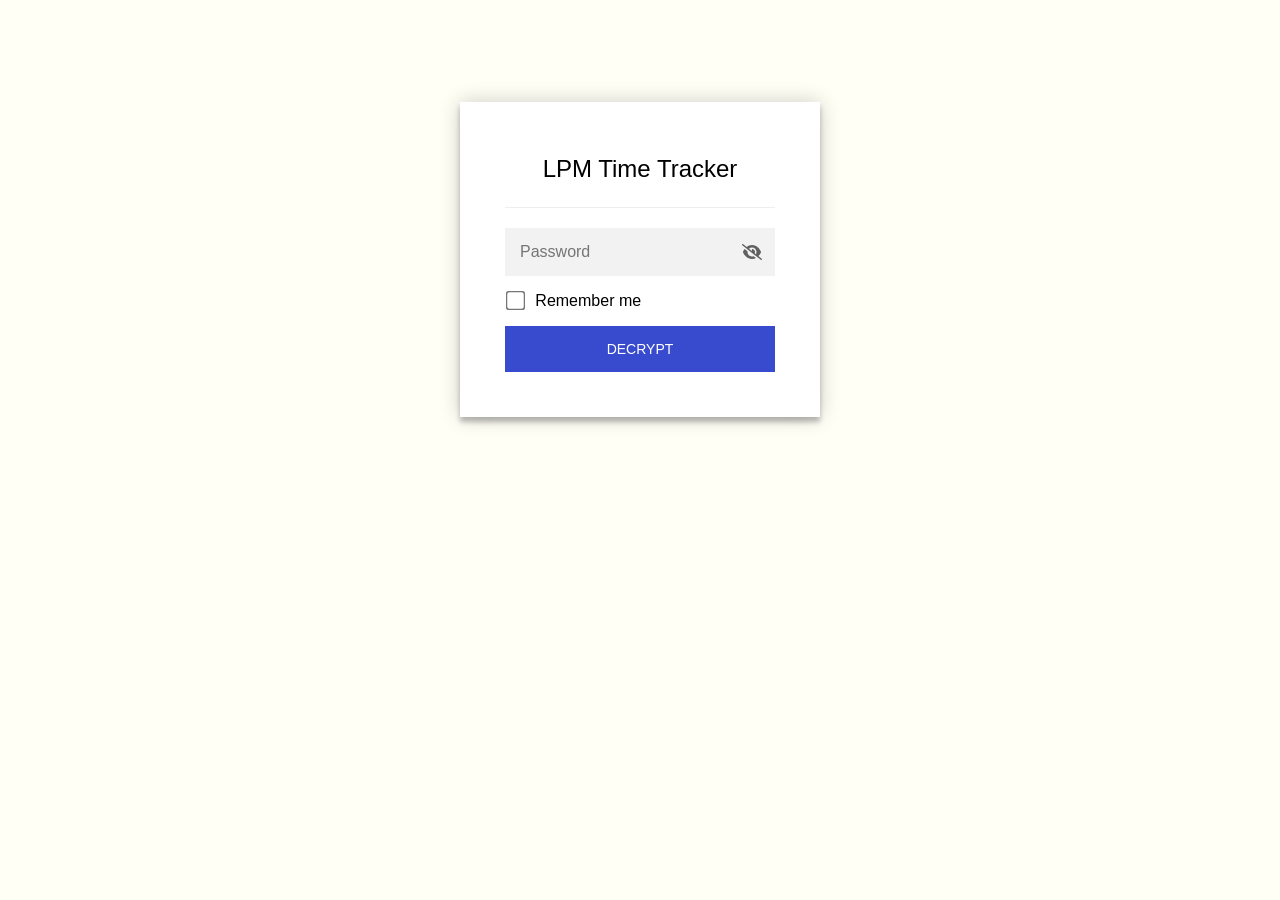
<file: time-tracker/index.html>
<!DOCTYPE html>
<html class="staticrypt-html">
    <head>
        <meta charset="utf-8" />
        <title>LPM Time Tracker</title>
        <meta name="viewport" content="width=device-width, initial-scale=1" />

        <!-- do not cache this page -->
        <meta http-equiv="cache-control" content="max-age=0" />
        <meta http-equiv="cache-control" content="no-cache" />
        <meta http-equiv="expires" content="0" />
        <meta http-equiv="expires" content="Tue, 01 Jan 1980 1:00:00 GMT" />
        <meta http-equiv="pragma" content="no-cache" />

        <style>
            .staticrypt-hr {
                margin-top: 20px;
                margin-bottom: 20px;
                border: 0;
                border-top: 1px solid #eee;
            }

            .staticrypt-page {
                width: 360px;
                padding: 8% 0 0;
                margin: auto;
                box-sizing: border-box;
            }

            .staticrypt-form {
                position: relative;
                z-index: 1;
                background: #ffffff;
                max-width: 360px;
                margin: 0 auto 100px;
                padding: 45px;
                text-align: center;
                box-shadow: 0 0 20px 0 rgba(0, 0, 0, 0.2), 0 5px 5px 0 rgba(0, 0, 0, 0.24);
            }

            .staticrypt-form input[type="password"],
            input[type="text"] {
                background: inherit;
                border: 0;
                box-sizing: border-box; /* This ensures padding is included in the total width */
                font-size: 14px;
                outline: 0;
                padding: 15px 30px 15px 15px; /* Adjust the padding to ensure there is space for the icon */
                width: 100%;
            }

            .staticrypt-password-container {
                position: relative;
                outline: 0;
                background: #f2f2f2;
                width: 100%;
                border: 0;
                margin: 0 0 15px;
                box-sizing: border-box;
            }

            .staticrypt-toggle-password-visibility {
                cursor: pointer;
                height: 20px;
                opacity: 60%;
                padding: 13px;
                position: absolute;
                right: 0;
                top: 50%;
                transform: translateY(-50%);
                width: 20px;
            }

            .staticrypt-form .staticrypt-decrypt-button {
                text-transform: uppercase;
                outline: 0;
                background: #384BCF;
                width: 100%;
                border: 0;
                padding: 15px;
                color: #ffffff;
                font-size: 14px;
                cursor: pointer;
            }

            .staticrypt-form .staticrypt-decrypt-button:hover,
            .staticrypt-form .staticrypt-decrypt-button:active,
            .staticrypt-form .staticrypt-decrypt-button:focus {
                background: #384BCF;
                filter: brightness(92%);
            }

            .staticrypt-html {
                height: 100%;
            }

            .staticrypt-body {
                height: 100%;
                margin: 0;
            }

            .staticrypt-content {
                height: 100%;
                margin-bottom: 1em;
                background: #FFFFF6;
                font-family: "Arial", sans-serif;
                -webkit-font-smoothing: antialiased;
                -moz-osx-font-smoothing: grayscale;
            }

            .staticrypt-instructions {
                margin-top: -1em;
                margin-bottom: 1em;
            }

            .staticrypt-title {
                font-size: 1.5em;
            }

            label.staticrypt-remember {
                display: flex;
                align-items: center;
                margin-bottom: 1em;
            }

            .staticrypt-remember input[type="checkbox"] {
                transform: scale(1.5);
                margin-right: 1em;
            }

            .hidden {
                display: none !important;
            }

            .staticrypt-spinner-container {
                height: 100%;
                display: flex;
                align-items: center;
                justify-content: center;
            }

            .staticrypt-spinner {
                display: inline-block;
                width: 2rem;
                height: 2rem;
                vertical-align: text-bottom;
                border: 0.25em solid gray;
                border-right-color: transparent;
                border-radius: 50%;
                -webkit-animation: spinner-border 0.75s linear infinite;
                animation: spinner-border 0.75s linear infinite;
                animation-duration: 0.75s;
                animation-timing-function: linear;
                animation-delay: 0s;
                animation-iteration-count: infinite;
                animation-direction: normal;
                animation-fill-mode: none;
                animation-play-state: running;
                animation-name: spinner-border;
            }

            @keyframes spinner-border {
                100% {
                    transform: rotate(360deg);
                }
            }

            @media screen and (-webkit-min-device-pixel-ratio: 0) {
                .staticrypt-form input[type="password"],
                input[type="text"] {
                    font-size: 16px;
                }
            }
        </style>
    </head>

    <body class="staticrypt-body">
        <div id="staticrypt_loading" class="staticrypt-spinner-container">
            <div class="staticrypt-spinner"></div>
        </div>

        <div id="staticrypt_content" class="staticrypt-content hidden">
            <div class="staticrypt-page">
                <div class="staticrypt-form">
                    <div class="staticrypt-instructions">
                        <p class="staticrypt-title">LPM Time Tracker</p>
                        <p></p>
                    </div>

                    <hr class="staticrypt-hr" />

                    <form id="staticrypt-form" action="#" method="post">
                        <div class="staticrypt-password-container">
                            <input
                                id="staticrypt-password"
                                type="password"
                                name="password"
                                placeholder="Password"
                                autofocus
                            />

                            <img
                                class="staticrypt-toggle-password-visibility"
                                alt="Show password"
                                title="Show password"
                                src="[data-uri]"
                            />
                        </div>

                        <label id="staticrypt-remember-label" class="staticrypt-remember hidden">
                            <input id="staticrypt-remember" type="checkbox" name="remember" />
                            Remember me
                        </label>

                        <input type="submit" class="staticrypt-decrypt-button" value="DECRYPT" />
                    </form>
                </div>
            </div>
        </div>

        <script>
            // these variables will be filled when generating the file - the template format is 'variable_name'
            const staticryptInitiator = ((function(){
  const exports = {};
  const cryptoEngine = ((function(){
  const exports = {};
  const { subtle } = crypto;

const IV_BITS = 16 * 8;
const HEX_BITS = 4;
const ENCRYPTION_ALGO = "AES-CBC";

/**
 * Translates between utf8 encoded hexadecimal strings
 * and Uint8Array bytes.
 */
const HexEncoder = {
    /**
     * hex string -> bytes
     * @param {string} hexString
     * @returns {Uint8Array}
     */
    parse: function (hexString) {
        if (hexString.length % 2 !== 0) throw "Invalid hexString";
        const arrayBuffer = new Uint8Array(hexString.length / 2);

        for (let i = 0; i < hexString.length; i += 2) {
            const byteValue = parseInt(hexString.substring(i, i + 2), 16);
            if (isNaN(byteValue)) {
                throw "Invalid hexString";
            }
            arrayBuffer[i / 2] = byteValue;
        }
        return arrayBuffer;
    },

    /**
     * bytes -> hex string
     * @param {Uint8Array} bytes
     * @returns {string}
     */
    stringify: function (bytes) {
        const hexBytes = [];

        for (let i = 0; i < bytes.length; ++i) {
            let byteString = bytes[i].toString(16);
            if (byteString.length < 2) {
                byteString = "0" + byteString;
            }
            hexBytes.push(byteString);
        }
        return hexBytes.join("");
    },
};

/**
 * Translates between utf8 strings and Uint8Array bytes.
 */
const UTF8Encoder = {
    parse: function (str) {
        return new TextEncoder().encode(str);
    },

    stringify: function (bytes) {
        return new TextDecoder().decode(bytes);
    },
};

/**
 * Salt and encrypt a msg with a password.
 */
async function encrypt(msg, hashedPassword) {
    // Must be 16 bytes, unpredictable, and preferably cryptographically random. However, it need not be secret.
    // https://developer.mozilla.org/en-US/docs/Web/API/SubtleCrypto/encrypt#parameters
    const iv = crypto.getRandomValues(new Uint8Array(IV_BITS / 8));

    const key = await subtle.importKey("raw", HexEncoder.parse(hashedPassword), ENCRYPTION_ALGO, false, ["encrypt"]);

    const encrypted = await subtle.encrypt(
        {
            name: ENCRYPTION_ALGO,
            iv: iv,
        },
        key,
        UTF8Encoder.parse(msg)
    );

    // iv will be 32 hex characters, we prepend it to the ciphertext for use in decryption
    return HexEncoder.stringify(iv) + HexEncoder.stringify(new Uint8Array(encrypted));
}
exports.encrypt = encrypt;

/**
 * Decrypt a salted msg using a password.
 *
 * @param {string} encryptedMsg
 * @param {string} hashedPassword
 * @returns {Promise<string>}
 */
async function decrypt(encryptedMsg, hashedPassword) {
    const ivLength = IV_BITS / HEX_BITS;
    const iv = HexEncoder.parse(encryptedMsg.substring(0, ivLength));
    const encrypted = encryptedMsg.substring(ivLength);

    const key = await subtle.importKey("raw", HexEncoder.parse(hashedPassword), ENCRYPTION_ALGO, false, ["decrypt"]);

    const outBuffer = await subtle.decrypt(
        {
            name: ENCRYPTION_ALGO,
            iv: iv,
        },
        key,
        HexEncoder.parse(encrypted)
    );

    return UTF8Encoder.stringify(new Uint8Array(outBuffer));
}
exports.decrypt = decrypt;

/**
 * Salt and hash the password so it can be stored in localStorage without opening a password reuse vulnerability.
 *
 * @param {string} password
 * @param {string} salt
 * @returns {Promise<string>}
 */
async function hashPassword(password, salt) {
    // we hash the password in multiple steps, each adding more iterations. This is because we used to allow less
    // iterations, so for backward compatibility reasons, we need to support going from that to more iterations.
    let hashedPassword = await hashLegacyRound(password, salt);

    hashedPassword = await hashSecondRound(hashedPassword, salt);

    return hashThirdRound(hashedPassword, salt);
}
exports.hashPassword = hashPassword;

/**
 * This hashes the password with 1k iterations. This is a low number, we need this function to support backwards
 * compatibility.
 *
 * @param {string} password
 * @param {string} salt
 * @returns {Promise<string>}
 */
function hashLegacyRound(password, salt) {
    return pbkdf2(password, salt, 1000, "SHA-1");
}
exports.hashLegacyRound = hashLegacyRound;

/**
 * Add a second round of iterations. This is because we used to use 1k, so for backwards compatibility with
 * remember-me/autodecrypt links, we need to support going from that to more iterations.
 *
 * @param hashedPassword
 * @param salt
 * @returns {Promise<string>}
 */
function hashSecondRound(hashedPassword, salt) {
    return pbkdf2(hashedPassword, salt, 14000, "SHA-256");
}
exports.hashSecondRound = hashSecondRound;

/**
 * Add a third round of iterations to bring total number to 600k. This is because we used to use 1k, then 15k, so for
 * backwards compatibility with remember-me/autodecrypt links, we need to support going from that to more iterations.
 *
 * @param hashedPassword
 * @param salt
 * @returns {Promise<string>}
 */
function hashThirdRound(hashedPassword, salt) {
    return pbkdf2(hashedPassword, salt, 585000, "SHA-256");
}
exports.hashThirdRound = hashThirdRound;

/**
 * Salt and hash the password so it can be stored in localStorage without opening a password reuse vulnerability.
 *
 * @param {string} password
 * @param {string} salt
 * @param {int} iterations
 * @param {string} hashAlgorithm
 * @returns {Promise<string>}
 */
async function pbkdf2(password, salt, iterations, hashAlgorithm) {
    const key = await subtle.importKey("raw", UTF8Encoder.parse(password), "PBKDF2", false, ["deriveBits"]);

    const keyBytes = await subtle.deriveBits(
        {
            name: "PBKDF2",
            hash: hashAlgorithm,
            iterations,
            salt: UTF8Encoder.parse(salt),
        },
        key,
        256
    );

    return HexEncoder.stringify(new Uint8Array(keyBytes));
}

function generateRandomSalt() {
    const bytes = crypto.getRandomValues(new Uint8Array(128 / 8));

    return HexEncoder.stringify(new Uint8Array(bytes));
}
exports.generateRandomSalt = generateRandomSalt;

async function signMessage(hashedPassword, message) {
    const key = await subtle.importKey(
        "raw",
        HexEncoder.parse(hashedPassword),
        {
            name: "HMAC",
            hash: "SHA-256",
        },
        false,
        ["sign"]
    );
    const signature = await subtle.sign("HMAC", key, UTF8Encoder.parse(message));

    return HexEncoder.stringify(new Uint8Array(signature));
}
exports.signMessage = signMessage;

function getRandomAlphanum() {
    const possibleCharacters = "abcdefghijklmnopqrstuvwxyzABCDEFGHIJKLMNOPQRSTUVWXYZ0123456789";

    let byteArray;
    let parsedInt;

    // Keep generating new random bytes until we get a value that falls
    // within a range that can be evenly divided by possibleCharacters.length
    do {
        byteArray = crypto.getRandomValues(new Uint8Array(1));
        // extract the lowest byte to get an int from 0 to 255 (probably unnecessary, since we're only generating 1 byte)
        parsedInt = byteArray[0] & 0xff;
    } while (parsedInt >= 256 - (256 % possibleCharacters.length));

    // Take the modulo of the parsed integer to get a random number between 0 and totalLength - 1
    const randomIndex = parsedInt % possibleCharacters.length;

    return possibleCharacters[randomIndex];
}

/**
 * Generate a random string of a given length.
 *
 * @param {int} length
 * @returns {string}
 */
function generateRandomString(length) {
    let randomString = "";

    for (let i = 0; i < length; i++) {
        randomString += getRandomAlphanum();
    }

    return randomString;
}
exports.generateRandomString = generateRandomString;

  return exports;
})());
const codec = ((function(){
  const exports = {};
  /**
 * Initialize the codec with the provided cryptoEngine - this return functions to encode and decode messages.
 *
 * @param cryptoEngine - the engine to use for encryption / decryption
 */
function init(cryptoEngine) {
    const exports = {};

    /**
     * Top-level function for encoding a message.
     * Includes password hashing, encryption, and signing.
     *
     * @param {string} msg
     * @param {string} password
     * @param {string} salt
     *
     * @returns {string} The encoded text
     */
    async function encode(msg, password, salt) {
        const hashedPassword = await cryptoEngine.hashPassword(password, salt);

        const encrypted = await cryptoEngine.encrypt(msg, hashedPassword);

        // we use the hashed password in the HMAC because this is effectively what will be used a password (so we can store
        // it in localStorage safely, we don't use the clear text password)
        const hmac = await cryptoEngine.signMessage(hashedPassword, encrypted);

        return hmac + encrypted;
    }
    exports.encode = encode;

    /**
     * Encode using a password that has already been hashed. This is useful to encode multiple messages in a row, that way
     * we don't need to hash the password multiple times.
     *
     * @param {string} msg
     * @param {string} hashedPassword
     *
     * @returns {string} The encoded text
     */
    async function encodeWithHashedPassword(msg, hashedPassword) {
        const encrypted = await cryptoEngine.encrypt(msg, hashedPassword);

        // we use the hashed password in the HMAC because this is effectively what will be used a password (so we can store
        // it in localStorage safely, we don't use the clear text password)
        const hmac = await cryptoEngine.signMessage(hashedPassword, encrypted);

        return hmac + encrypted;
    }
    exports.encodeWithHashedPassword = encodeWithHashedPassword;

    /**
     * Top-level function for decoding a message.
     * Includes signature check and decryption.
     *
     * @param {string} signedMsg
     * @param {string} hashedPassword
     * @param {string} salt
     * @param {int} backwardCompatibleAttempt
     * @param {string} originalPassword
     *
     * @returns {Object} {success: true, decoded: string} | {success: false, message: string}
     */
    async function decode(signedMsg, hashedPassword, salt, backwardCompatibleAttempt = 0, originalPassword = "") {
        const encryptedHMAC = signedMsg.substring(0, 64);
        const encryptedMsg = signedMsg.substring(64);
        const decryptedHMAC = await cryptoEngine.signMessage(hashedPassword, encryptedMsg);

        if (decryptedHMAC !== encryptedHMAC) {
            // we have been raising the number of iterations in the hashing algorithm multiple times, so to support the old
            // remember-me/autodecrypt links we need to try bringing the old hashes up to speed.
            originalPassword = originalPassword || hashedPassword;
            if (backwardCompatibleAttempt === 0) {
                const updatedHashedPassword = await cryptoEngine.hashThirdRound(originalPassword, salt);

                return decode(signedMsg, updatedHashedPassword, salt, backwardCompatibleAttempt + 1, originalPassword);
            }
            if (backwardCompatibleAttempt === 1) {
                let updatedHashedPassword = await cryptoEngine.hashSecondRound(originalPassword, salt);
                updatedHashedPassword = await cryptoEngine.hashThirdRound(updatedHashedPassword, salt);

                return decode(signedMsg, updatedHashedPassword, salt, backwardCompatibleAttempt + 1, originalPassword);
            }

            return { success: false, message: "Signature mismatch" };
        }

        return {
            success: true,
            decoded: await cryptoEngine.decrypt(encryptedMsg, hashedPassword),
        };
    }
    exports.decode = decode;

    return exports;
}
exports.init = init;

  return exports;
})());
const decode = codec.init(cryptoEngine).decode;

/**
 * Initialize the staticrypt module, that exposes functions callbable by the password_template.
 *
 * @param {{
 *  staticryptEncryptedMsgUniqueVariableName: string,
 *  isRememberEnabled: boolean,
 *  rememberDurationInDays: number,
 *  staticryptSaltUniqueVariableName: string,
 * }} staticryptConfig - object of data that is stored on the password_template at encryption time.
 *
 * @param {{
 *  rememberExpirationKey: string,
 *  rememberPassphraseKey: string,
 *  replaceHtmlCallback: function,
 *  clearLocalStorageCallback: function,
 * }} templateConfig - object of data that can be configured by a custom password_template.
 */
function init(staticryptConfig, templateConfig) {
    const exports = {};

    /**
     * Decrypt our encrypted page, replace the whole HTML.
     *
     * @param {string} hashedPassword
     * @returns {Promise<boolean>}
     */
    async function decryptAndReplaceHtml(hashedPassword) {
        const { staticryptEncryptedMsgUniqueVariableName, staticryptSaltUniqueVariableName } = staticryptConfig;
        const { replaceHtmlCallback } = templateConfig;

        const result = await decode(
            staticryptEncryptedMsgUniqueVariableName,
            hashedPassword,
            staticryptSaltUniqueVariableName
        );
        if (!result.success) {
            return false;
        }
        const plainHTML = result.decoded;

        // if the user configured a callback call it, otherwise just replace the whole HTML
        if (typeof replaceHtmlCallback === "function") {
            replaceHtmlCallback(plainHTML);
        } else {
            document.write(plainHTML);
            document.close();
        }

        return true;
    }

    /**
     * Attempt to decrypt the page and replace the whole HTML.
     *
     * @param {string} password
     * @param {boolean} isRememberChecked
     *
     * @returns {Promise<{isSuccessful: boolean, hashedPassword?: string}>} - we return an object, so that if we want to
     *   expose more information in the future we can do it without breaking the password_template
     */
    async function handleDecryptionOfPage(password, isRememberChecked) {
        const { staticryptSaltUniqueVariableName } = staticryptConfig;

        // decrypt and replace the whole page
        const hashedPassword = await cryptoEngine.hashPassword(password, staticryptSaltUniqueVariableName);
        return handleDecryptionOfPageFromHash(hashedPassword, isRememberChecked);
    }
    exports.handleDecryptionOfPage = handleDecryptionOfPage;

    async function handleDecryptionOfPageFromHash(hashedPassword, isRememberChecked) {
        const { isRememberEnabled, rememberDurationInDays } = staticryptConfig;
        const { rememberExpirationKey, rememberPassphraseKey } = templateConfig;

        const isDecryptionSuccessful = await decryptAndReplaceHtml(hashedPassword);

        if (!isDecryptionSuccessful) {
            return {
                isSuccessful: false,
                hashedPassword,
            };
        }

        // remember the hashedPassword and set its expiration if necessary
        if (isRememberEnabled && isRememberChecked) {
            window.localStorage.setItem(rememberPassphraseKey, hashedPassword);

            // set the expiration if the duration isn't 0 (meaning no expiration)
            if (rememberDurationInDays > 0) {
                window.localStorage.setItem(
                    rememberExpirationKey,
                    (new Date().getTime() + rememberDurationInDays * 24 * 60 * 60 * 1000).toString()
                );
            }
        }

        return {
            isSuccessful: true,
            hashedPassword,
        };
    }
    exports.handleDecryptionOfPageFromHash = handleDecryptionOfPageFromHash;

    /**
     * Clear localstorage from staticrypt related values
     */
    function clearLocalStorage() {
        const { clearLocalStorageCallback, rememberExpirationKey, rememberPassphraseKey } = templateConfig;

        if (typeof clearLocalStorageCallback === "function") {
            clearLocalStorageCallback();
        } else {
            localStorage.removeItem(rememberPassphraseKey);
            localStorage.removeItem(rememberExpirationKey);
        }
    }

    async function handleDecryptOnLoad() {
        let isSuccessful = await decryptOnLoadFromUrl();

        if (!isSuccessful) {
            isSuccessful = await decryptOnLoadFromRememberMe();
        }

        return { isSuccessful };
    }
    exports.handleDecryptOnLoad = handleDecryptOnLoad;

    /**
     * Clear storage if we are logging out
     *
     * @returns {boolean} - whether we logged out
     */
    function logoutIfNeeded() {
        const logoutKey = "staticrypt_logout";

        // handle logout through query param
        const queryParams = new URLSearchParams(window.location.search);
        if (queryParams.has(logoutKey)) {
            clearLocalStorage();
            return true;
        }

        // handle logout through URL fragment
        const hash = window.location.hash.substring(1);
        if (hash.includes(logoutKey)) {
            clearLocalStorage();
            return true;
        }

        return false;
    }

    /**
     * To be called on load: check if we want to try to decrypt and replace the HTML with the decrypted content, and
     * try to do it if needed.
     *
     * @returns {Promise<boolean>} true if we derypted and replaced the whole page, false otherwise
     */
    async function decryptOnLoadFromRememberMe() {
        const { rememberDurationInDays } = staticryptConfig;
        const { rememberExpirationKey, rememberPassphraseKey } = templateConfig;

        // if we are login out, terminate
        if (logoutIfNeeded()) {
            return false;
        }

        // if there is expiration configured, check if we're not beyond the expiration
        if (rememberDurationInDays && rememberDurationInDays > 0) {
            const expiration = localStorage.getItem(rememberExpirationKey),
                isExpired = expiration && new Date().getTime() > parseInt(expiration);

            if (isExpired) {
                clearLocalStorage();
                return false;
            }
        }

        const hashedPassword = localStorage.getItem(rememberPassphraseKey);

        if (hashedPassword) {
            // try to decrypt
            const isDecryptionSuccessful = await decryptAndReplaceHtml(hashedPassword);

            // if the decryption is unsuccessful the password might be wrong - silently clear the saved data and let
            // the user fill the password form again
            if (!isDecryptionSuccessful) {
                clearLocalStorage();
                return false;
            }

            return true;
        }

        return false;
    }

    async function decryptOnLoadFromUrl() {
        const passwordKey = "staticrypt_pwd";
        const rememberMeKey = "remember_me";

        // try to get the password from the query param (for backward compatibility - we now want to avoid this method,
        // since it sends the hashed password to the server which isn't needed)
        const queryParams = new URLSearchParams(window.location.search);
        const hashedPasswordQuery = queryParams.get(passwordKey);
        const rememberMeQuery = queryParams.get(rememberMeKey);

        const urlFragment = window.location.hash.substring(1);
        // get the password from the url fragment
        const hashedPasswordRegexMatch = urlFragment.match(new RegExp(passwordKey + "=([^&]*)"));
        const hashedPasswordFragment = hashedPasswordRegexMatch ? hashedPasswordRegexMatch[1] : null;
        const rememberMeFragment = urlFragment.includes(rememberMeKey);

        const hashedPassword = hashedPasswordFragment || hashedPasswordQuery;
        const rememberMe = rememberMeFragment || rememberMeQuery;

        if (hashedPassword) {
            return handleDecryptionOfPageFromHash(hashedPassword, rememberMe);
        }

        return false;
    }

    return exports;
}
exports.init = init;

  return exports;
})());
            const templateError = "Bad password!",
                templateToggleAltShow = "Show password",
                templateToggleAltHide = "Hide password",
                isRememberEnabled = true,
                staticryptConfig = {"staticryptEncryptedMsgUniqueVariableName":"[base64]","isRememberEnabled":true,"rememberDurationInDays":0,"staticryptSaltUniqueVariableName":"9058685c1c4a950d565294d2280b665f"};

            // you can edit these values to customize some of the behavior of StatiCrypt
            const templateConfig = {
                rememberExpirationKey: "staticrypt_expiration",
                rememberPassphraseKey: "staticrypt_passphrase",
                replaceHtmlCallback: null,
                clearLocalStorageCallback: null,
            };

            // init the staticrypt engine
            const staticrypt = staticryptInitiator.init(staticryptConfig, templateConfig);

            // try to automatically decrypt on load if there is a saved password
            window.onload = async function () {
                const { isSuccessful } = await staticrypt.handleDecryptOnLoad();

                // if we didn't decrypt anything on load, show the password prompt. Otherwise the content has already been
                // replaced, no need to do anything
                if (!isSuccessful) {
                    // hide loading screen
                    document.getElementById("staticrypt_loading").classList.add("hidden");
                    document.getElementById("staticrypt_content").classList.remove("hidden");
                    document.getElementById("staticrypt-password").focus();

                    // show the remember me checkbox
                    if (isRememberEnabled) {
                        document.getElementById("staticrypt-remember-label").classList.remove("hidden");
                    }
                }
            };

            // toggle password visibility
            const toggleIcon = document.querySelector(".staticrypt-toggle-password-visibility");
            // these two icons are coming from FontAwesome
            const imgSrcEyeClosed =
                "[data-uri]";
            const imgSrcEyeOpened =
                "[data-uri]";
            toggleIcon.addEventListener("click", function () {
                const passwordInput = document.getElementById("staticrypt-password");
                if (passwordInput.type === "password") {
                    passwordInput.type = "text";
                    toggleIcon.src = imgSrcEyeOpened;
                    toggleIcon.alt = templateToggleAltHide;
                    toggleIcon.title = templateToggleAltHide;
                } else {
                    passwordInput.type = "password";
                    toggleIcon.src = imgSrcEyeClosed;
                    toggleIcon.alt = templateToggleAltShow;
                    toggleIcon.title = templateToggleAltShow;
                }
            });

            // handle password form submission
            document.getElementById("staticrypt-form").addEventListener("submit", async function (e) {
                e.preventDefault();

                const password = document.getElementById("staticrypt-password").value,
                    isRememberChecked = document.getElementById("staticrypt-remember").checked;

                const { isSuccessful } = await staticrypt.handleDecryptionOfPage(password, isRememberChecked);

                if (!isSuccessful) {
                    alert(templateError);
                }
            });
        </script>
    </body>
</html>
</file>
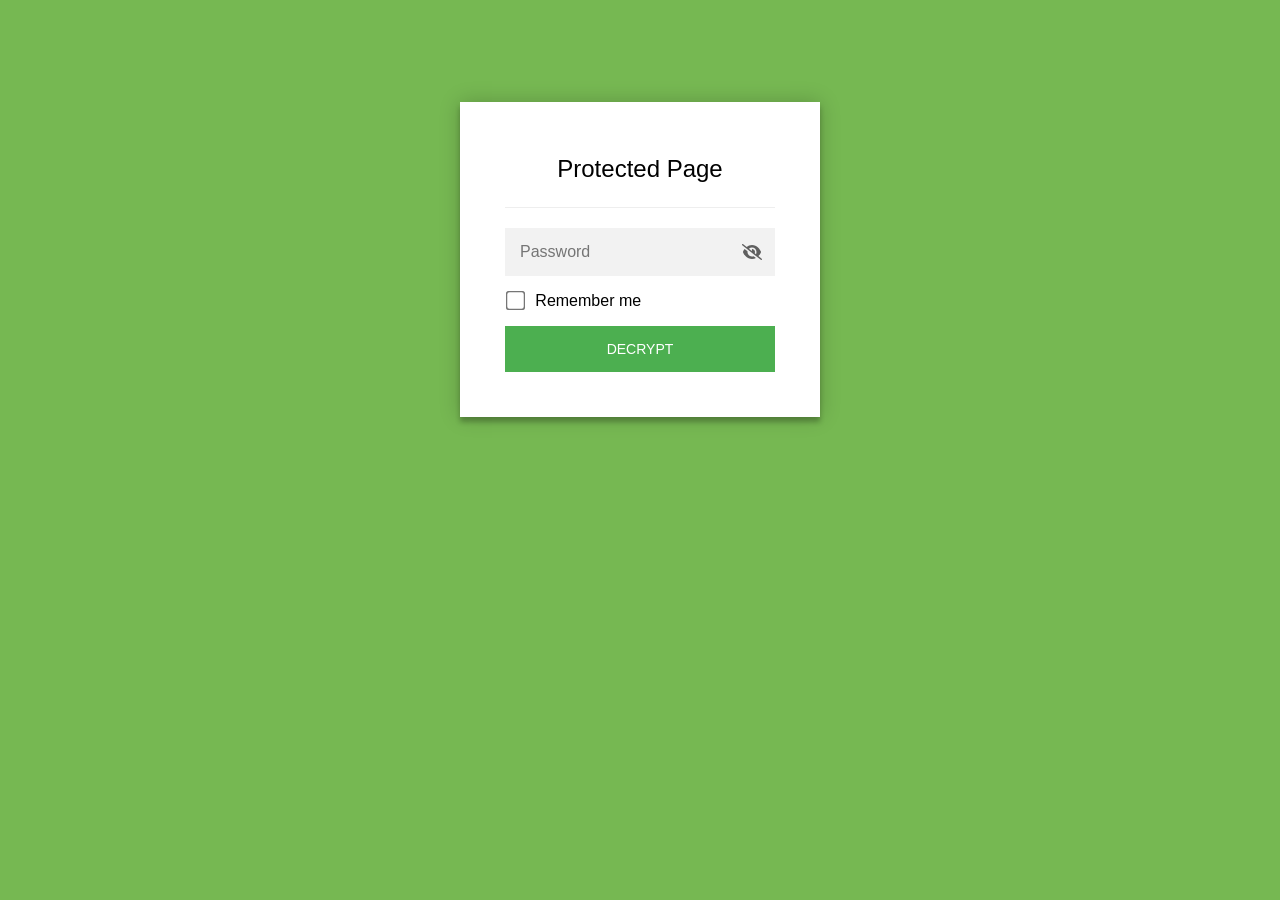
<file: contractor-playbook.html>
<!DOCTYPE html>
<html lang="en">
<head>
    <meta charset="UTF-8">
    <title>LPM Contractor Playbook</title>
    <link rel="canonical" href="https://leya-maker.github.io/playground/contractor-playbook/">
    <script>
        // Redirect the old flat-file path to the folder, preserving any #anchor.
        location.replace("contractor-playbook/" + location.hash);
    </script>
    <meta http-equiv="refresh" content="0; url=contractor-playbook/">
</head>
<body>
    <p>Redirecting to the <a href="contractor-playbook/">LPM Contractor Playbook</a>...</p>
</body>
</html>
</file>
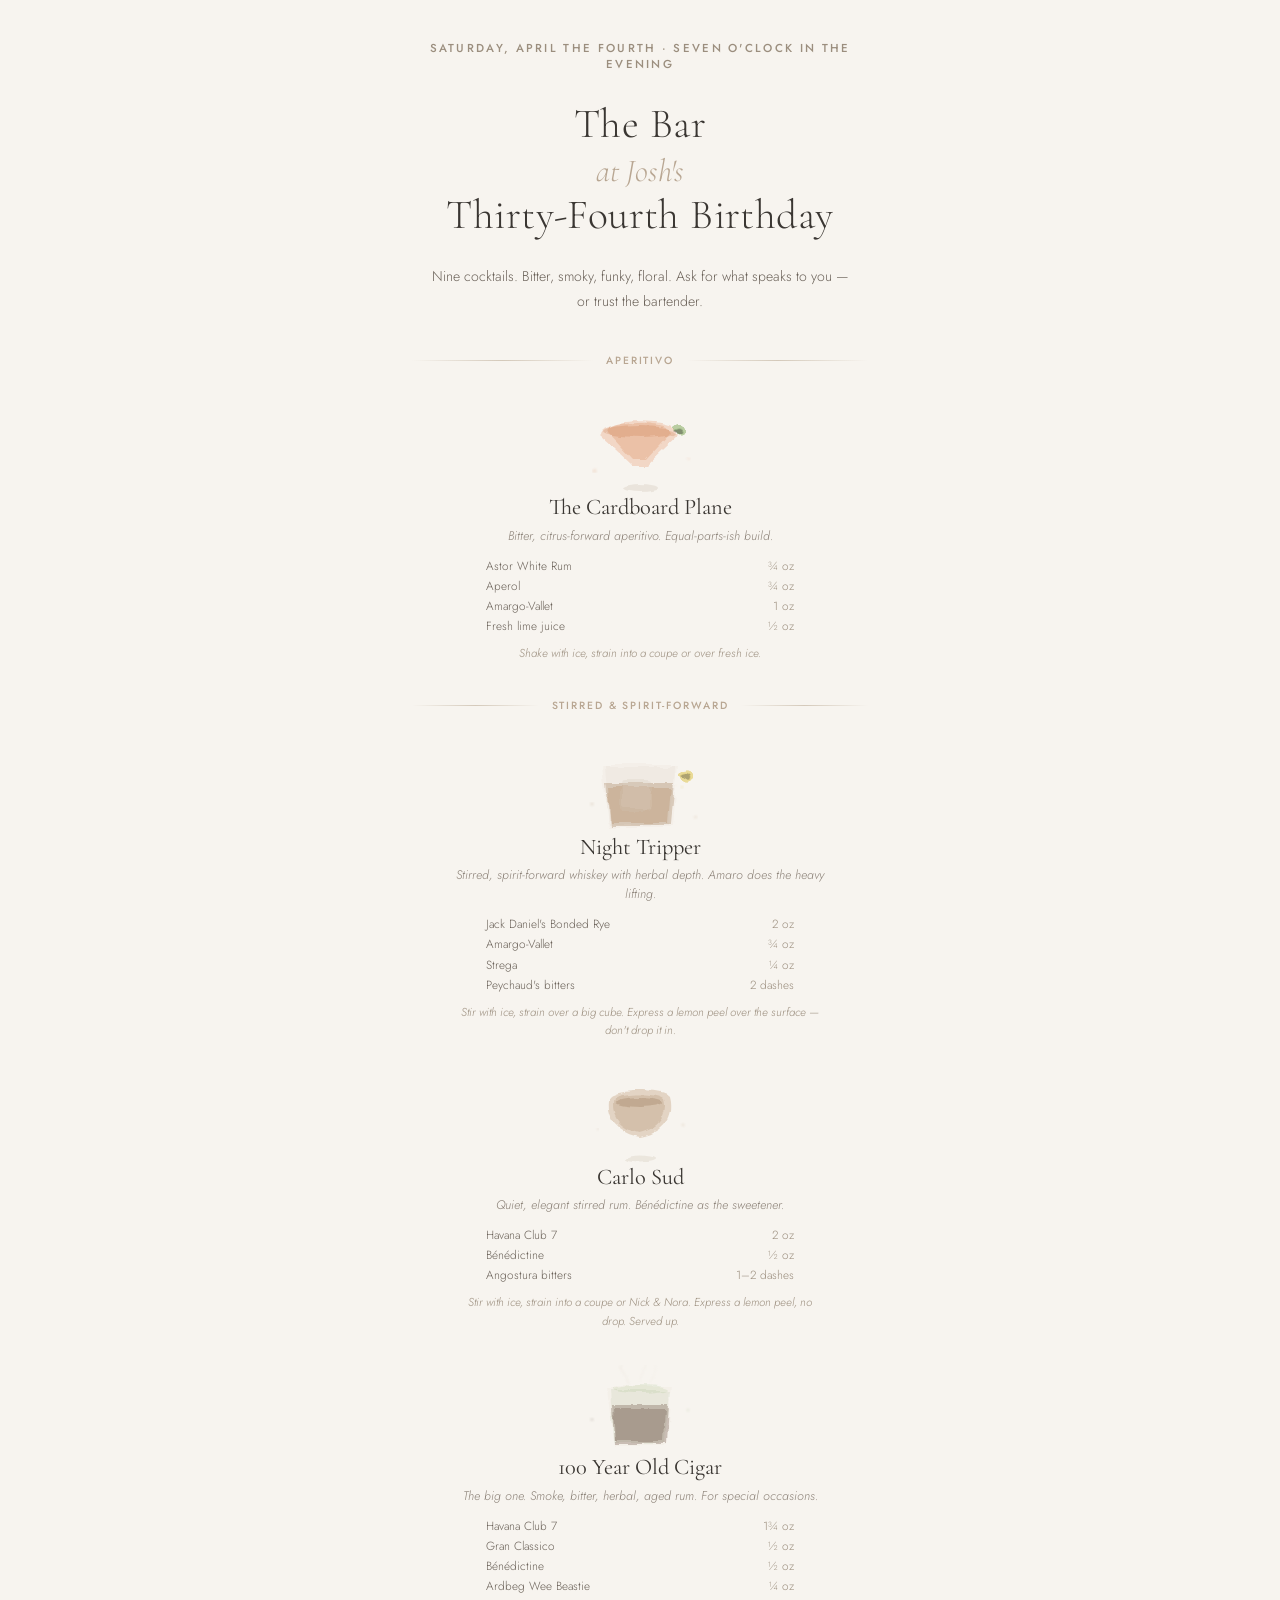
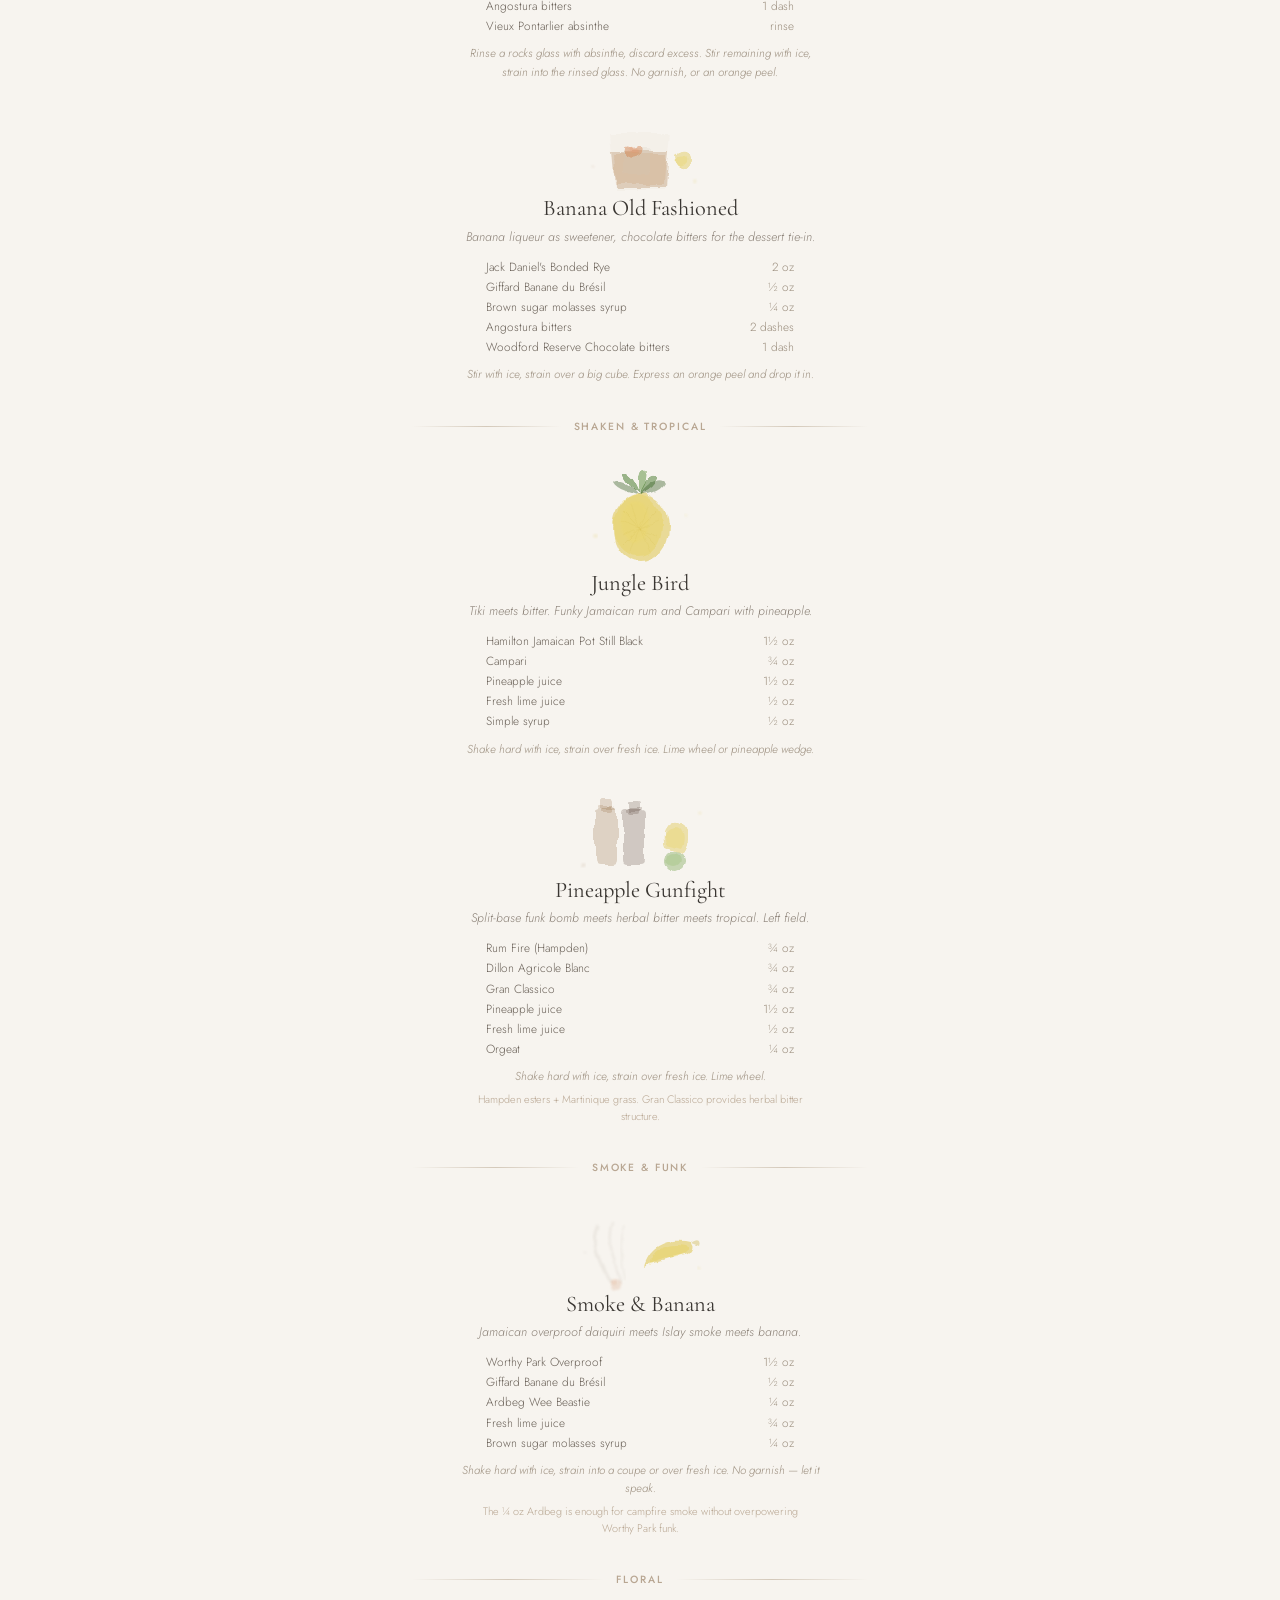
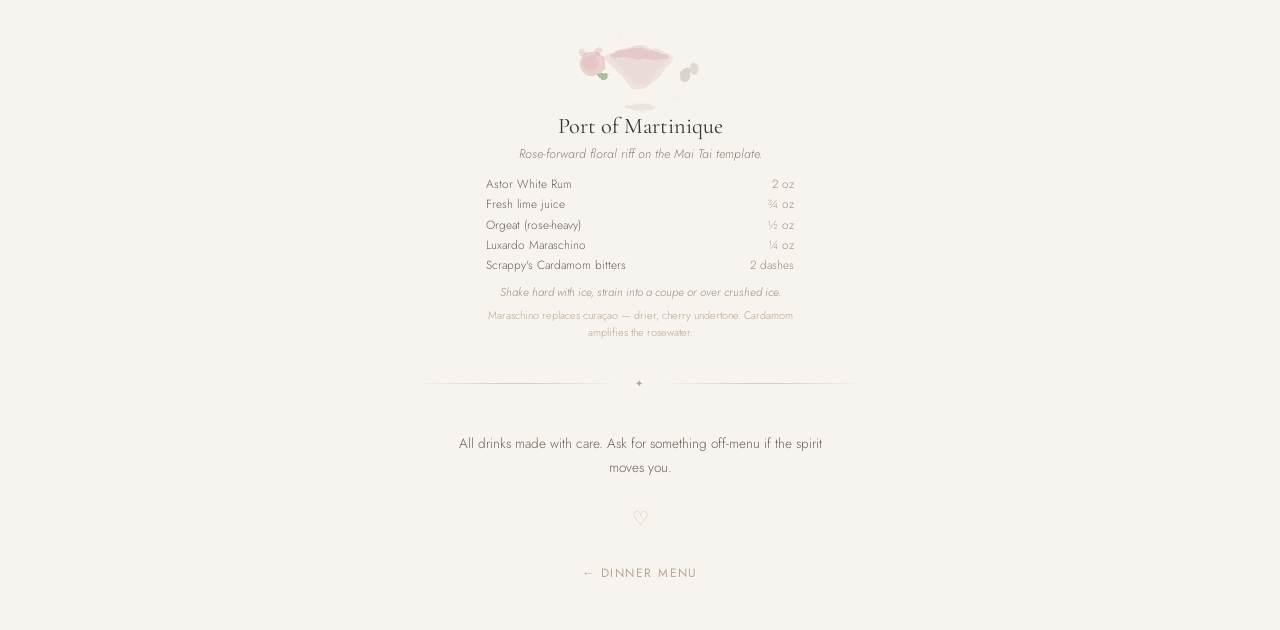
<file: dinner-menu/cocktails.html>
<!DOCTYPE html>
<html lang="en">
<head>
<meta charset="UTF-8">
<meta name="viewport" content="width=device-width, initial-scale=1.0">
<title>Cocktail Menu — Josh's 34th Birthday</title>
<link href="https://fonts.googleapis.com/css2?family=Cormorant+Garamond:ital,wght@0,300;0,400;0,500;1,300;1,400&family=Jost:wght@300;400;500&display=swap" rel="stylesheet">
<style>
*{margin:0;padding:0;box-sizing:border-box}
body{font-family:'Jost',sans-serif;background:#F7F4EF;color:#3A3632;min-height:100vh;overflow-x:hidden}
.page{max-width:520px;margin:0 auto;padding:2.5rem 2rem 3rem}
.date-line{text-align:center;font-size:.72rem;font-weight:500;letter-spacing:.2em;text-transform:uppercase;color:#9B8E7E;margin-bottom:1.8rem}
.title{text-align:center;margin-bottom:.4rem}
.title h1{font-family:'Cormorant Garamond',serif;font-weight:300;font-size:2.6rem;line-height:1.15;color:#3A3632;letter-spacing:.01em}
.title .ampersand{font-family:'Cormorant Garamond',serif;font-style:italic;font-weight:300;font-size:2rem;color:#B8A692;display:block;margin:.15rem 0}
.intro{text-align:center;font-size:.88rem;font-weight:300;line-height:1.75;color:#6B6259;max-width:420px;margin:1.5rem auto 2.5rem}
.divider{display:flex;align-items:center;gap:.8rem;margin:2rem 0}
.divider::before,.divider::after{content:'';flex:1;height:1px;background:linear-gradient(90deg,transparent,#D4C9BA,transparent)}
.divider span{font-size:.65rem;font-weight:500;letter-spacing:.18em;text-transform:uppercase;color:#B8A692;white-space:nowrap}
.cocktail{text-align:center;margin-bottom:2.2rem}
.cocktail-name{font-family:'Cormorant Garamond',serif;font-weight:400;font-size:1.4rem;line-height:1.35;color:#3A3632;margin-bottom:.25rem}
.cocktail-vibe{font-size:.78rem;font-weight:300;color:#8C8278;line-height:1.55;max-width:380px;margin:0 auto .6rem;font-style:italic}
.cocktail-spec{font-size:.74rem;font-weight:300;color:#6B6259;line-height:1.7;max-width:340px;margin:0 auto}
.cocktail-spec .ingredient{display:flex;justify-content:space-between;gap:.5rem;padding:0 1rem}
.cocktail-spec .ingredient .name{text-align:left}
.cocktail-spec .ingredient .measure{text-align:right;color:#9B8E7E;white-space:nowrap}
.cocktail-method{font-size:.72rem;font-weight:300;color:#9B8E7E;line-height:1.6;max-width:360px;margin:.5rem auto 0;font-style:italic}
.cocktail-note{font-size:.68rem;font-weight:300;color:#B8A692;line-height:1.55;max-width:340px;margin:.35rem auto 0}
.wc-row{display:flex;justify-content:center;margin:.5rem 0 -.5rem;pointer-events:none}
.heart{display:block;text-align:center;font-size:1.2rem;color:#C4A882;margin-top:1.5rem;opacity:.6}
.closing{text-align:center;font-size:.85rem;font-weight:300;line-height:1.8;color:#6B6259;max-width:400px;margin:0 auto;padding-top:.5rem}
.back-link{display:block;text-align:center;margin-top:2rem;font-size:.75rem;letter-spacing:.12em;text-transform:uppercase;color:#B8A692;text-decoration:none}
.back-link:hover{color:#9B8E7E}
@media(max-width:400px){.page{padding:2rem 1.5rem 2.5rem}.title h1{font-size:2.1rem}.cocktail-name{font-size:1.25rem}}
</style>
</head>
<body>

<!-- Shared watercolor filters -->
<svg width="0" height="0" style="position:absolute">
<defs>
  <filter id="wc" x="-15%" y="-15%" width="130%" height="130%" color-interpolation-filters="sRGB">
    <feTurbulence type="fractalNoise" baseFrequency="0.045" numOctaves="4" seed="3" result="n"/>
    <feDisplacementMap in="SourceGraphic" in2="n" scale="7" xChannelSelector="R" yChannelSelector="G" result="d"/>
    <feGaussianBlur in="d" stdDeviation="0.6"/>
  </filter>
  <filter id="wc2" x="-15%" y="-15%" width="130%" height="130%" color-interpolation-filters="sRGB">
    <feTurbulence type="fractalNoise" baseFrequency="0.035" numOctaves="5" seed="7" result="n"/>
    <feDisplacementMap in="SourceGraphic" in2="n" scale="10" xChannelSelector="R" yChannelSelector="G" result="d"/>
    <feGaussianBlur in="d" stdDeviation="0.5"/>
  </filter>
  <filter id="wc3" x="-20%" y="-20%" width="140%" height="140%" color-interpolation-filters="sRGB">
    <feTurbulence type="fractalNoise" baseFrequency="0.06" numOctaves="3" seed="11" result="n"/>
    <feDisplacementMap in="SourceGraphic" in2="n" scale="5" xChannelSelector="R" yChannelSelector="G"/>
    <feGaussianBlur stdDeviation="1.2"/>
  </filter>
  <filter id="wc-edge" x="-10%" y="-10%" width="120%" height="120%" color-interpolation-filters="sRGB">
    <feTurbulence type="fractalNoise" baseFrequency="0.04" numOctaves="4" seed="5" result="n"/>
    <feDisplacementMap in="SourceGraphic" in2="n" scale="6" xChannelSelector="R" yChannelSelector="G" result="d"/>
    <feGaussianBlur in="d" stdDeviation="0.3"/>
    <feComponentTransfer><feFuncA type="linear" slope="1.6" intercept="-0.15"/></feComponentTransfer>
  </filter>
</defs>
</svg>

<div class="page">

  <div class="date-line">Saturday, April the Fourth · Seven o'clock in the Evening</div>
  <div class="title">
    <h1>The Bar</h1>
    <span class="ampersand">at Josh's</span>
    <h1>Thirty-Fourth Birthday</h1>
  </div>
  <p class="intro">
    Nine cocktails. Bitter, smoky, funky, floral. Ask for what speaks to you — or trust the bartender.
  </p>

  <!-- ═══════════════ APERITIVO ═══════════════ -->
  <div class="divider"><span>Aperitivo</span></div>

  <!-- Coupe glass illustration -->
  <div class="wc-row">
    <svg width="120" height="100" viewBox="0 0 120 100">
      <!-- Bowl -->
      <path d="M20 35 C22 18, 98 18, 100 35 L68 65 L52 65Z" fill="#E8956B" opacity=".3" filter="url(#wc2)"/>
      <path d="M28 32 C30 20, 90 20, 92 32 L66 60 L54 60Z" fill="#D4783F" opacity=".22" filter="url(#wc)"/>
      <!-- Liquid surface -->
      <ellipse cx="60" cy="32" rx="36" ry="6" fill="#C06530" opacity=".2" filter="url(#wc)"/>
      <!-- Stem -->
      <line x1="60" y1="65" x2="60" y2="85" stroke="#D4C9BA" stroke-width="2.5" opacity=".4" filter="url(#wc)" stroke-linecap="round"/>
      <!-- Base -->
      <ellipse cx="60" cy="88" rx="18" ry="4" fill="#D4C9BA" opacity=".35" filter="url(#wc2)"/>
      <!-- Lime wedge -->
      <path d="M92 28 C100 22, 108 26, 104 34 C100 38, 92 34, 92 28Z" fill="#7EA858" opacity=".5" filter="url(#wc-edge)"/>
      <path d="M94 29 C100 24, 106 28, 102 33" stroke="#5A8E3A" stroke-width=".8" opacity=".3" filter="url(#wc)"/>
      <!-- Spatters -->
      <circle cx="15" cy="70" r="1.8" fill="#D4783F" opacity=".15" filter="url(#wc3)"/>
      <circle cx="108" cy="60" r="1.5" fill="#E8956B" opacity=".12" filter="url(#wc3)"/>
    </svg>
  </div>

  <div class="cocktail">
    <div class="cocktail-name">The Cardboard Plane</div>
    <div class="cocktail-vibe">Bitter, citrus-forward aperitivo. Equal-parts-ish build.</div>
    <div class="cocktail-spec">
      <div class="ingredient"><span class="name">Astor White Rum</span><span class="measure">¾ oz</span></div>
      <div class="ingredient"><span class="name">Aperol</span><span class="measure">¾ oz</span></div>
      <div class="ingredient"><span class="name">Amargo-Vallet</span><span class="measure">1 oz</span></div>
      <div class="ingredient"><span class="name">Fresh lime juice</span><span class="measure">½ oz</span></div>
    </div>
    <div class="cocktail-method">Shake with ice, strain into a coupe or over fresh ice.</div>
  </div>

  <!-- ═══════════════ STIRRED & SPIRIT-FORWARD ═══════════════ -->
  <div class="divider"><span>Stirred &amp; Spirit-Forward</span></div>

  <!-- Rocks glass with big cube illustration -->
  <div class="wc-row">
    <svg width="140" height="95" viewBox="0 0 140 95">
      <!-- Glass body -->
      <path d="M32 20 L38 82 L102 82 L108 20Z" fill="#E8DDD0" opacity=".18" filter="url(#wc2)"/>
      <path d="M35 22 L40 80 L100 80 L105 22Z" fill="#D4C9BA" opacity=".12" filter="url(#wc)"/>
      <!-- Liquid -->
      <path d="M36 38 L40 80 L100 80 L104 38Z" fill="#8B5E30" opacity=".25" filter="url(#wc2)"/>
      <path d="M38 42 L41 78 L99 78 L102 42Z" fill="#A06830" opacity=".18" filter="url(#wc)"/>
      <!-- Big cube -->
      <rect x="50" y="35" width="32" height="30" rx="3" fill="#D4C9BA" opacity=".22" filter="url(#wc2)"/>
      <rect x="52" y="37" width="28" height="26" rx="2" fill="#E8DDD0" opacity=".15" filter="url(#wc)"/>
      <!-- Lemon peel express -->
      <path d="M108 28 C118 22, 126 28, 120 36 C116 40, 108 36, 108 28Z" fill="#DABC2E" opacity=".45" filter="url(#wc-edge)"/>
      <path d="M110 30 C116 25, 122 30, 118 35" stroke="#C0A420" stroke-width=".7" opacity=".25" filter="url(#wc)"/>
      <!-- Droplets from peel -->
      <circle cx="112" cy="42" r="1.2" fill="#DABC2E" opacity=".2" filter="url(#wc3)"/>
      <circle cx="106" cy="40" r=".8" fill="#DABC2E" opacity=".15" filter="url(#wc3)"/>
      <!-- Spatters -->
      <circle cx="22" cy="60" r="1.8" fill="#8B5E30" opacity=".12" filter="url(#wc3)"/>
      <circle cx="125" cy="72" r="1.5" fill="#A06830" opacity=".1" filter="url(#wc3)"/>
    </svg>
  </div>

  <div class="cocktail">
    <div class="cocktail-name">Night Tripper</div>
    <div class="cocktail-vibe">Stirred, spirit-forward whiskey with herbal depth. Amaro does the heavy lifting.</div>
    <div class="cocktail-spec">
      <div class="ingredient"><span class="name">Jack Daniel's Bonded Rye</span><span class="measure">2 oz</span></div>
      <div class="ingredient"><span class="name">Amargo-Vallet</span><span class="measure">¾ oz</span></div>
      <div class="ingredient"><span class="name">Strega</span><span class="measure">¼ oz</span></div>
      <div class="ingredient"><span class="name">Peychaud's bitters</span><span class="measure">2 dashes</span></div>
    </div>
    <div class="cocktail-method">Stir with ice, strain over a big cube. Express a lemon peel over the surface — don't drop it in.</div>
  </div>

  <!-- Nick & Nora glass -->
  <div class="wc-row">
    <svg width="110" height="95" viewBox="0 0 110 95">
      <!-- Bowl - rounder than coupe -->
      <path d="M25 22 C20 40, 30 58, 55 62 C80 58, 90 40, 85 22 C78 14, 32 14, 25 22Z" fill="#A06830" opacity=".22" filter="url(#wc2)"/>
      <path d="M30 24 C26 38, 34 54, 55 58 C76 54, 84 38, 80 24 C74 18, 36 18, 30 24Z" fill="#8B5E30" opacity=".16" filter="url(#wc)"/>
      <!-- Liquid line -->
      <ellipse cx="55" cy="28" rx="24" ry="5" fill="#704820" opacity=".18" filter="url(#wc)"/>
      <!-- Stem -->
      <line x1="55" y1="62" x2="55" y2="80" stroke="#D4C9BA" stroke-width="2.2" opacity=".38" filter="url(#wc)" stroke-linecap="round"/>
      <!-- Base -->
      <ellipse cx="55" cy="83" rx="16" ry="3.5" fill="#D4C9BA" opacity=".32" filter="url(#wc2)"/>
      <!-- Spatters -->
      <circle cx="98" cy="50" r="1.5" fill="#A06830" opacity=".12" filter="url(#wc3)"/>
      <circle cx="12" cy="55" r="1.2" fill="#8B5E30" opacity=".1" filter="url(#wc3)"/>
    </svg>
  </div>

  <div class="cocktail">
    <div class="cocktail-name">Carlo Sud</div>
    <div class="cocktail-vibe">Quiet, elegant stirred rum. Bénédictine as the sweetener.</div>
    <div class="cocktail-spec">
      <div class="ingredient"><span class="name">Havana Club 7</span><span class="measure">2 oz</span></div>
      <div class="ingredient"><span class="name">Bénédictine</span><span class="measure">½ oz</span></div>
      <div class="ingredient"><span class="name">Angostura bitters</span><span class="measure">1–2 dashes</span></div>
    </div>
    <div class="cocktail-method">Stir with ice, strain into a coupe or Nick &amp; Nora. Express a lemon peel, no drop. Served up.</div>
  </div>

  <!-- Absinthe rinse smoke illustration -->
  <div class="wc-row">
    <svg width="140" height="95" viewBox="0 0 140 95">
      <!-- Rocks glass -->
      <path d="M38 22 L44 80 L96 80 L102 22Z" fill="#E8DDD0" opacity=".16" filter="url(#wc2)"/>
      <!-- Absinthe rinse - green shimmer -->
      <path d="M40 25 L44 78 L96 78 L100 25Z" fill="#6A8E4A" opacity=".08" filter="url(#wc)"/>
      <!-- Dark liquid -->
      <path d="M42 40 L44 78 L96 78 L98 40Z" fill="#5C3D2E" opacity=".28" filter="url(#wc2)"/>
      <path d="M44 44 L46 76 L94 76 L96 44Z" fill="#4A3225" opacity=".2" filter="url(#wc)"/>
      <!-- Smoke wisps -->
      <path d="M60 18 C55 8, 48 4, 52 0" stroke="#D4C9BA" stroke-width="1.5" opacity=".15" filter="url(#wc3)" fill="none" stroke-linecap="round"/>
      <path d="M70 16 C72 6, 78 2, 75-2" stroke="#D4C9BA" stroke-width="1.2" opacity=".12" filter="url(#wc3)" fill="none" stroke-linecap="round"/>
      <path d="M80 18 C84 10, 88 6, 85 0" stroke="#D4C9BA" stroke-width="1" opacity=".1" filter="url(#wc3)" fill="none" stroke-linecap="round"/>
      <!-- Green absinthe accent at rim -->
      <ellipse cx="70" cy="24" rx="28" ry="4" fill="#7EA858" opacity=".12" filter="url(#wc)"/>
      <!-- Spatters -->
      <circle cx="22" cy="55" r="2" fill="#4A3225" opacity=".12" filter="url(#wc3)"/>
      <circle cx="118" cy="45" r="1.5" fill="#6A8E4A" opacity=".1" filter="url(#wc3)"/>
    </svg>
  </div>

  <div class="cocktail">
    <div class="cocktail-name">100 Year Old Cigar</div>
    <div class="cocktail-vibe">The big one. Smoke, bitter, herbal, aged rum. For special occasions.</div>
    <div class="cocktail-spec">
      <div class="ingredient"><span class="name">Havana Club 7</span><span class="measure">1¾ oz</span></div>
      <div class="ingredient"><span class="name">Gran Classico</span><span class="measure">½ oz</span></div>
      <div class="ingredient"><span class="name">Bénédictine</span><span class="measure">½ oz</span></div>
      <div class="ingredient"><span class="name">Ardbeg Wee Beastie</span><span class="measure">¼ oz</span></div>
      <div class="ingredient"><span class="name">Angostura bitters</span><span class="measure">1 dash</span></div>
      <div class="ingredient"><span class="name">Vieux Pontarlier absinthe</span><span class="measure">rinse</span></div>
    </div>
    <div class="cocktail-method">Rinse a rocks glass with absinthe, discard excess. Stir remaining with ice, strain into the rinsed glass. No garnish, or an orange peel.</div>
  </div>

  <!-- Orange peel & glass -->
  <div class="wc-row">
    <svg width="130" height="85" viewBox="0 0 130 85">
      <!-- Glass -->
      <path d="M35 18 L40 72 L90 72 L95 18Z" fill="#E8DDD0" opacity=".16" filter="url(#wc2)"/>
      <!-- Amber liquid -->
      <path d="M37 35 L40 70 L90 70 L93 35Z" fill="#A06830" opacity=".25" filter="url(#wc2)"/>
      <path d="M39 38 L41 68 L89 68 L91 38Z" fill="#C08040" opacity=".15" filter="url(#wc)"/>
      <!-- Big cube -->
      <rect x="48" y="32" width="28" height="26" rx="3" fill="#D4C9BA" opacity=".2" filter="url(#wc2)"/>
      <!-- Orange peel curled in glass -->
      <path d="M58 34 C52 28, 46 30, 50 38 C54 44, 62 42, 66 36 C68 32, 64 28, 58 34Z" fill="#D4783F" opacity=".4" filter="url(#wc-edge)"/>
      <path d="M60 34 C56 30, 52 32, 54 37 C56 40, 62 40, 64 36" fill="#E8956B" opacity=".25" filter="url(#wc)"/>
      <!-- Banana accent -->
      <path d="M98 40 C108 32, 118 36, 114 48 C110 56, 100 52, 98 40Z" fill="#DABC2E" opacity=".35" filter="url(#wc-edge)"/>
      <path d="M100 42 C106 36, 114 38, 112 46 C108 52, 102 50, 100 42Z" fill="#E8D042" opacity=".22" filter="url(#wc)"/>
      <!-- Spatters -->
      <circle cx="18" cy="50" r="1.5" fill="#A06830" opacity=".12" filter="url(#wc3)"/>
      <circle cx="120" cy="65" r="1.8" fill="#DABC2E" opacity=".15" filter="url(#wc3)"/>
    </svg>
  </div>

  <div class="cocktail">
    <div class="cocktail-name">Banana Old Fashioned</div>
    <div class="cocktail-vibe">Banana liqueur as sweetener, chocolate bitters for the dessert tie-in.</div>
    <div class="cocktail-spec">
      <div class="ingredient"><span class="name">Jack Daniel's Bonded Rye</span><span class="measure">2 oz</span></div>
      <div class="ingredient"><span class="name">Giffard Banane du Brésil</span><span class="measure">½ oz</span></div>
      <div class="ingredient"><span class="name">Brown sugar molasses syrup</span><span class="measure">¼ oz</span></div>
      <div class="ingredient"><span class="name">Angostura bitters</span><span class="measure">2 dashes</span></div>
      <div class="ingredient"><span class="name">Woodford Reserve Chocolate bitters</span><span class="measure">1 dash</span></div>
    </div>
    <div class="cocktail-method">Stir with ice, strain over a big cube. Express an orange peel and drop it in.</div>
  </div>

  <!-- ═══════════════ SHAKEN & TROPICAL ═══════════════ -->
  <div class="divider"><span>Shaken &amp; Tropical</span></div>

  <!-- Pineapple illustration -->
  <div class="wc-row">
    <svg width="130" height="110" viewBox="0 0 130 110">
      <!-- Pineapple body -->
      <ellipse cx="65" cy="62" rx="28" ry="34" fill="#DABC2E" opacity=".45" filter="url(#wc2)"/>
      <ellipse cx="63" cy="60" rx="24" ry="30" fill="#E8D042" opacity=".3" filter="url(#wc)"/>
      <ellipse cx="60" cy="56" rx="14" ry="20" fill="#F0DA58" opacity=".18" filter="url(#wc3)"/>
      <!-- Cross-hatch pattern hints -->
      <line x1="48" y1="45" x2="82" y2="80" stroke="#C0A420" stroke-width=".8" opacity=".12" filter="url(#wc)"/>
      <line x1="48" y1="55" x2="82" y2="70" stroke="#C0A420" stroke-width=".7" opacity=".1" filter="url(#wc)"/>
      <line x1="55" y1="40" x2="75" y2="85" stroke="#C0A420" stroke-width=".7" opacity=".1" filter="url(#wc)"/>
      <line x1="82" y1="45" x2="48" y2="80" stroke="#C0A420" stroke-width=".8" opacity=".12" filter="url(#wc)"/>
      <line x1="82" y1="55" x2="48" y2="70" stroke="#C0A420" stroke-width=".7" opacity=".1" filter="url(#wc)"/>
      <line x1="75" y1="40" x2="55" y2="85" stroke="#C0A420" stroke-width=".7" opacity=".1" filter="url(#wc)"/>
      <!-- Crown leaves -->
      <path d="M65 28 C60 12, 50 4, 48 10 C50 18, 58 22, 65 28Z" fill="#4E7E35" opacity=".55" filter="url(#wc-edge)"/>
      <path d="M65 28 C62 8, 66-2, 72 6 C74 14, 68 22, 65 28Z" fill="#5A8E3A" opacity=".5" filter="url(#wc-edge)"/>
      <path d="M65 28 C70 12, 80 6, 82 12 C80 20, 72 24, 65 28Z" fill="#4E7E35" opacity=".52" filter="url(#wc-edge)"/>
      <path d="M65 30 C56 16, 42 10, 38 16 C42 24, 56 26, 65 30Z" fill="#3A6028" opacity=".4" filter="url(#wc)"/>
      <path d="M65 30 C74 16, 86 12, 90 18 C86 26, 74 28, 65 30Z" fill="#3A6028" opacity=".4" filter="url(#wc)"/>
      <!-- Spatters -->
      <circle cx="20" cy="70" r="2" fill="#DABC2E" opacity=".15" filter="url(#wc3)"/>
      <circle cx="112" cy="50" r="1.5" fill="#E8D042" opacity=".12" filter="url(#wc3)"/>
    </svg>
  </div>

  <div class="cocktail">
    <div class="cocktail-name">Jungle Bird</div>
    <div class="cocktail-vibe">Tiki meets bitter. Funky Jamaican rum and Campari with pineapple.</div>
    <div class="cocktail-spec">
      <div class="ingredient"><span class="name">Hamilton Jamaican Pot Still Black</span><span class="measure">1½ oz</span></div>
      <div class="ingredient"><span class="name">Campari</span><span class="measure">¾ oz</span></div>
      <div class="ingredient"><span class="name">Pineapple juice</span><span class="measure">1½ oz</span></div>
      <div class="ingredient"><span class="name">Fresh lime juice</span><span class="measure">½ oz</span></div>
      <div class="ingredient"><span class="name">Simple syrup</span><span class="measure">½ oz</span></div>
    </div>
    <div class="cocktail-method">Shake hard with ice, strain over fresh ice. Lime wheel or pineapple wedge.</div>
  </div>

  <!-- Split-base rum illustration -->
  <div class="wc-row">
    <svg width="150" height="90" viewBox="0 0 150 90">
      <!-- Two rum bottles silhouette -->
      <!-- Bottle 1 -->
      <rect x="30" y="15" width="22" height="55" rx="4" fill="#8B5E30" opacity=".22" filter="url(#wc2)"/>
      <rect x="35" y="5" width="12" height="14" rx="2" fill="#8B5E30" opacity=".2" filter="url(#wc)"/>
      <rect x="32" y="12" width="18" height="4" rx="1" fill="#8B5E30" opacity=".18" filter="url(#wc)"/>
      <!-- Bottle 2 -->
      <rect x="58" y="18" width="22" height="52" rx="4" fill="#4A3225" opacity=".22" filter="url(#wc2)"/>
      <rect x="63" y="8" width="12" height="14" rx="2" fill="#4A3225" opacity=".2" filter="url(#wc)"/>
      <rect x="60" y="15" width="18" height="4" rx="1" fill="#4A3225" opacity=".18" filter="url(#wc)"/>
      <!-- Pineapple wedge -->
      <path d="M100 55 C95 35, 105 25, 115 30 C125 35, 125 50, 118 60 L100 55Z" fill="#DABC2E" opacity=".35" filter="url(#wc-edge)"/>
      <path d="M102 52 C98 38, 108 30, 114 34 C120 38, 120 50, 116 56 L102 52Z" fill="#E8D042" opacity=".22" filter="url(#wc)"/>
      <!-- Lime -->
      <circle cx="110" cy="68" r="10" fill="#7EA858" opacity=".4" filter="url(#wc-edge)"/>
      <circle cx="109" cy="67" r="7" fill="#8EBA62" opacity=".25" filter="url(#wc)"/>
      <!-- Spatters -->
      <circle cx="18" cy="72" r="1.8" fill="#8B5E30" opacity=".12" filter="url(#wc3)"/>
      <circle cx="135" cy="20" r="1.5" fill="#DABC2E" opacity=".15" filter="url(#wc3)"/>
    </svg>
  </div>

  <div class="cocktail">
    <div class="cocktail-name">Pineapple Gunfight</div>
    <div class="cocktail-vibe">Split-base funk bomb meets herbal bitter meets tropical. Left field.</div>
    <div class="cocktail-spec">
      <div class="ingredient"><span class="name">Rum Fire (Hampden)</span><span class="measure">¾ oz</span></div>
      <div class="ingredient"><span class="name">Dillon Agricole Blanc</span><span class="measure">¾ oz</span></div>
      <div class="ingredient"><span class="name">Gran Classico</span><span class="measure">¾ oz</span></div>
      <div class="ingredient"><span class="name">Pineapple juice</span><span class="measure">1½ oz</span></div>
      <div class="ingredient"><span class="name">Fresh lime juice</span><span class="measure">½ oz</span></div>
      <div class="ingredient"><span class="name">Orgeat</span><span class="measure">¼ oz</span></div>
    </div>
    <div class="cocktail-method">Shake hard with ice, strain over fresh ice. Lime wheel.</div>
    <div class="cocktail-note">Hampden esters + Martinique grass. Gran Classico provides herbal bitter structure.</div>
  </div>

  <!-- ═══════════════ SMOKE & FUNK ═══════════════ -->
  <div class="divider"><span>Smoke &amp; Funk</span></div>

  <!-- Smoke wisps and banana -->
  <div class="wc-row">
    <svg width="140" height="90" viewBox="0 0 140 90">
      <!-- Campfire smoke -->
      <path d="M40 75 C30 55, 20 40, 28 20" stroke="#9B8E7E" stroke-width="3" opacity=".12" filter="url(#wc3)" fill="none" stroke-linecap="round"/>
      <path d="M50 75 C45 50, 35 35, 42 15" stroke="#9B8E7E" stroke-width="2.5" opacity=".1" filter="url(#wc3)" fill="none" stroke-linecap="round"/>
      <path d="M55 72 C52 52, 48 38, 55 18" stroke="#9B8E7E" stroke-width="2" opacity=".08" filter="url(#wc3)" fill="none" stroke-linecap="round"/>
      <!-- Banana -->
      <path d="M75 60 C80 40, 100 30, 120 35 C125 38, 122 46, 115 48 C100 52, 82 55, 75 60Z" fill="#DABC2E" opacity=".45" filter="url(#wc2)"/>
      <path d="M78 58 C82 42, 98 34, 116 38 C120 40, 118 46, 112 47 C98 50, 84 54, 78 58Z" fill="#E8D042" opacity=".3" filter="url(#wc)"/>
      <!-- Banana tip -->
      <path d="M120 35 C126 30, 130 32, 128 38" fill="#C0A420" opacity=".3" filter="url(#wc)"/>
      <!-- Ember glow -->
      <circle cx="45" cy="78" r="6" fill="#C06530" opacity=".15" filter="url(#wc3)"/>
      <circle cx="42" cy="76" r="3" fill="#D4783F" opacity=".1" filter="url(#wc3)"/>
      <!-- Spatters -->
      <circle cx="15" cy="45" r="1.5" fill="#9B8E7E" opacity=".1" filter="url(#wc3)"/>
      <circle cx="130" cy="60" r="1.8" fill="#DABC2E" opacity=".12" filter="url(#wc3)"/>
    </svg>
  </div>

  <div class="cocktail">
    <div class="cocktail-name">Smoke &amp; Banana</div>
    <div class="cocktail-vibe">Jamaican overproof daiquiri meets Islay smoke meets banana.</div>
    <div class="cocktail-spec">
      <div class="ingredient"><span class="name">Worthy Park Overproof</span><span class="measure">1½ oz</span></div>
      <div class="ingredient"><span class="name">Giffard Banane du Brésil</span><span class="measure">½ oz</span></div>
      <div class="ingredient"><span class="name">Ardbeg Wee Beastie</span><span class="measure">¼ oz</span></div>
      <div class="ingredient"><span class="name">Fresh lime juice</span><span class="measure">¾ oz</span></div>
      <div class="ingredient"><span class="name">Brown sugar molasses syrup</span><span class="measure">¼ oz</span></div>
    </div>
    <div class="cocktail-method">Shake hard with ice, strain into a coupe or over fresh ice. No garnish — let it speak.</div>
    <div class="cocktail-note">The ¼ oz Ardbeg is enough for campfire smoke without overpowering Worthy Park funk.</div>
  </div>

  <!-- ═══════════════ FLORAL ═══════════════ -->
  <div class="divider"><span>Floral</span></div>

  <!-- Rose and coupe -->
  <div class="wc-row">
    <svg width="140" height="100" viewBox="0 0 140 100">
      <!-- Coupe -->
      <path d="M35 40 C37 24, 103 24, 105 40 L78 68 L62 68Z" fill="#D4A0A0" opacity=".2" filter="url(#wc2)"/>
      <path d="M40 38 C42 26, 98 26, 100 38 L76 64 L64 64Z" fill="#E0B0B0" opacity=".14" filter="url(#wc)"/>
      <!-- Rose-pink liquid -->
      <ellipse cx="70" cy="36" rx="30" ry="5" fill="#C88888" opacity=".2" filter="url(#wc)"/>
      <!-- Stem -->
      <line x1="70" y1="68" x2="70" y2="85" stroke="#D4C9BA" stroke-width="2.2" opacity=".38" filter="url(#wc)" stroke-linecap="round"/>
      <!-- Base -->
      <ellipse cx="70" cy="88" rx="16" ry="3.5" fill="#D4C9BA" opacity=".32" filter="url(#wc2)"/>
      <!-- Rose -->
      <circle cx="22" cy="45" r="12" fill="#D4A0A0" opacity=".4" filter="url(#wc-edge)"/>
      <circle cx="21" cy="44" r="8" fill="#E0B0B0" opacity=".3" filter="url(#wc)"/>
      <circle cx="20" cy="43" r="4" fill="#ECC0C0" opacity=".25" filter="url(#wc3)"/>
      <!-- Rose petals -->
      <path d="M12 38 C8 32, 10 28, 16 30 C20 32, 18 36, 12 38Z" fill="#D4A0A0" opacity=".3" filter="url(#wc)"/>
      <path d="M30 38 C34 32, 34 28, 28 30 C24 32, 24 36, 30 38Z" fill="#D4A0A0" opacity=".28" filter="url(#wc)"/>
      <!-- Rose leaf -->
      <path d="M28 55 C36 50, 40 52, 38 58 C36 62, 30 60, 28 55Z" fill="#4E7E35" opacity=".45" filter="url(#wc-edge)"/>
      <!-- Cardamom pods -->
      <ellipse cx="115" cy="55" rx="5" ry="8" transform="rotate(15 115 55)" fill="#9B8E7E" opacity=".3" filter="url(#wc-edge)"/>
      <ellipse cx="124" cy="50" rx="4.5" ry="7" transform="rotate(-10 124 50)" fill="#9B8E7E" opacity=".25" filter="url(#wc)"/>
      <!-- Spatters -->
      <circle cx="108" cy="78" r="1.5" fill="#D4A0A0" opacity=".12" filter="url(#wc3)"/>
      <circle cx="50" cy="15" r="1.8" fill="#E0B0B0" opacity=".1" filter="url(#wc3)"/>
    </svg>
  </div>

  <div class="cocktail">
    <div class="cocktail-name">Port of Martinique</div>
    <div class="cocktail-vibe">Rose-forward floral riff on the Mai Tai template.</div>
    <div class="cocktail-spec">
      <div class="ingredient"><span class="name">Astor White Rum</span><span class="measure">2 oz</span></div>
      <div class="ingredient"><span class="name">Fresh lime juice</span><span class="measure">¾ oz</span></div>
      <div class="ingredient"><span class="name">Orgeat (rose-heavy)</span><span class="measure">½ oz</span></div>
      <div class="ingredient"><span class="name">Luxardo Maraschino</span><span class="measure">¼ oz</span></div>
      <div class="ingredient"><span class="name">Scrappy's Cardamom bitters</span><span class="measure">2 dashes</span></div>
    </div>
    <div class="cocktail-method">Shake hard with ice, strain into a coupe or over crushed ice.</div>
    <div class="cocktail-note">Maraschino replaces curaçao — drier, cherry undertone. Cardamom amplifies the rosewater.</div>
  </div>

  <div class="divider"><span>✦</span></div>

  <p class="closing">
    All drinks made with care. Ask for something off-menu if the spirit moves you.
  </p>
  <span class="heart">♡</span>

  <a href="./" class="back-link">← Dinner Menu</a>

</div>
</body>
</html>
</file>
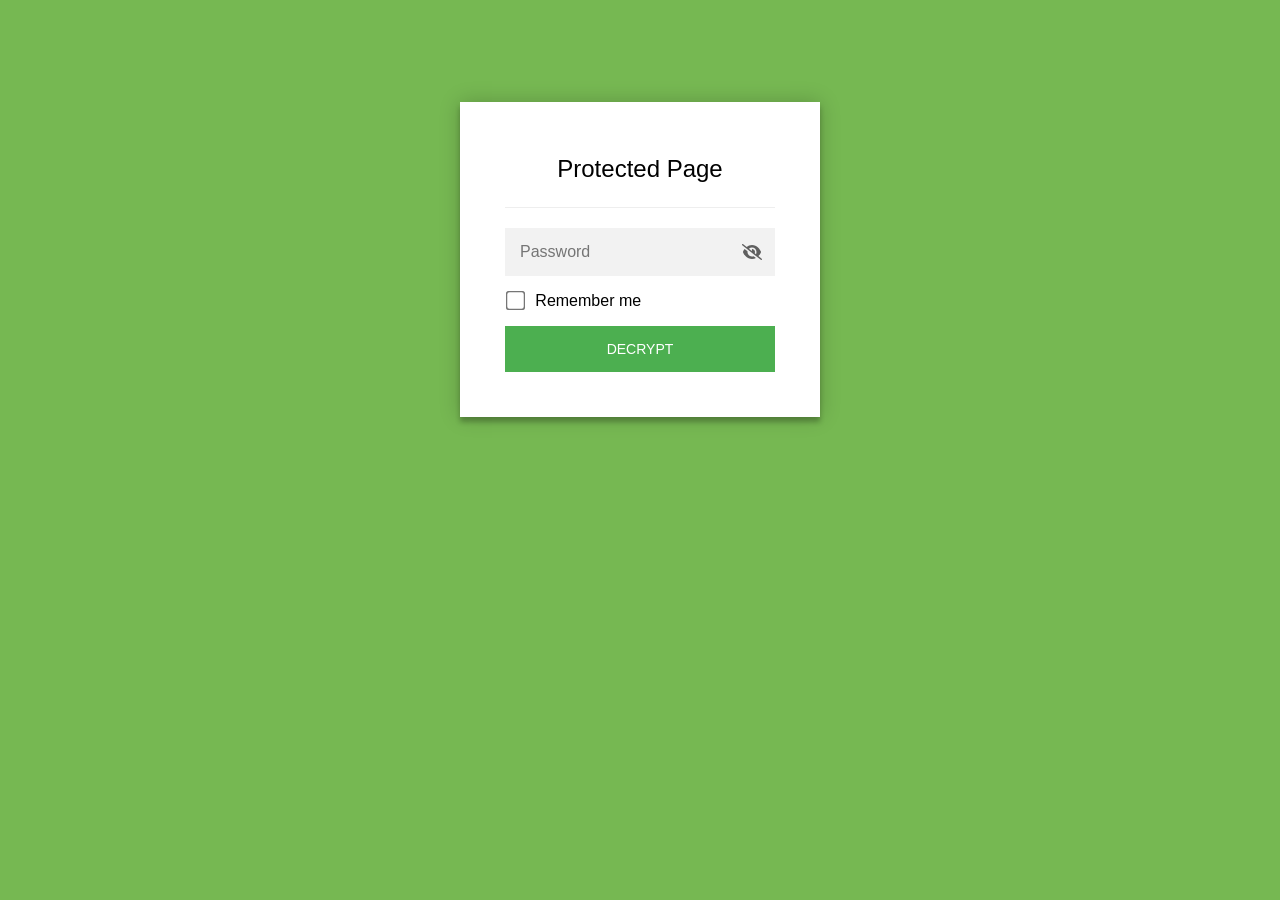
<file: contractor-playbook/playbooks/major-gifts-portfolio-management.html>
<!DOCTYPE html>
<html class="staticrypt-html">
    <head>
        <meta charset="utf-8" />
        <title>Protected Page</title>
        <meta name="viewport" content="width=device-width, initial-scale=1" />

        <!-- do not cache this page -->
        <meta http-equiv="cache-control" content="max-age=0" />
        <meta http-equiv="cache-control" content="no-cache" />
        <meta http-equiv="expires" content="0" />
        <meta http-equiv="expires" content="Tue, 01 Jan 1980 1:00:00 GMT" />
        <meta http-equiv="pragma" content="no-cache" />

        <style>
            .staticrypt-hr {
                margin-top: 20px;
                margin-bottom: 20px;
                border: 0;
                border-top: 1px solid #eee;
            }

            .staticrypt-page {
                width: 360px;
                padding: 8% 0 0;
                margin: auto;
                box-sizing: border-box;
            }

            .staticrypt-form {
                position: relative;
                z-index: 1;
                background: #ffffff;
                max-width: 360px;
                margin: 0 auto 100px;
                padding: 45px;
                text-align: center;
                box-shadow: 0 0 20px 0 rgba(0, 0, 0, 0.2), 0 5px 5px 0 rgba(0, 0, 0, 0.24);
            }

            .staticrypt-form input[type="password"],
            input[type="text"] {
                background: inherit;
                border: 0;
                box-sizing: border-box; /* This ensures padding is included in the total width */
                font-size: 14px;
                outline: 0;
                padding: 15px 30px 15px 15px; /* Adjust the padding to ensure there is space for the icon */
                width: 100%;
            }

            .staticrypt-password-container {
                position: relative;
                outline: 0;
                background: #f2f2f2;
                width: 100%;
                border: 0;
                margin: 0 0 15px;
                box-sizing: border-box;
            }

            .staticrypt-toggle-password-visibility {
                cursor: pointer;
                height: 20px;
                opacity: 60%;
                padding: 13px;
                position: absolute;
                right: 0;
                top: 50%;
                transform: translateY(-50%);
                width: 20px;
            }

            .staticrypt-form .staticrypt-decrypt-button {
                text-transform: uppercase;
                outline: 0;
                background: #4CAF50;
                width: 100%;
                border: 0;
                padding: 15px;
                color: #ffffff;
                font-size: 14px;
                cursor: pointer;
            }

            .staticrypt-form .staticrypt-decrypt-button:hover,
            .staticrypt-form .staticrypt-decrypt-button:active,
            .staticrypt-form .staticrypt-decrypt-button:focus {
                background: #4CAF50;
                filter: brightness(92%);
            }

            .staticrypt-html {
                height: 100%;
            }

            .staticrypt-body {
                height: 100%;
                margin: 0;
            }

            .staticrypt-content {
                height: 100%;
                margin-bottom: 1em;
                background: #76B852;
                font-family: "Arial", sans-serif;
                -webkit-font-smoothing: antialiased;
                -moz-osx-font-smoothing: grayscale;
            }

            .staticrypt-instructions {
                margin-top: -1em;
                margin-bottom: 1em;
            }

            .staticrypt-title {
                font-size: 1.5em;
            }

            label.staticrypt-remember {
                display: flex;
                align-items: center;
                margin-bottom: 1em;
            }

            .staticrypt-remember input[type="checkbox"] {
                transform: scale(1.5);
                margin-right: 1em;
            }

            .hidden {
                display: none !important;
            }

            .staticrypt-spinner-container {
                height: 100%;
                display: flex;
                align-items: center;
                justify-content: center;
            }

            .staticrypt-spinner {
                display: inline-block;
                width: 2rem;
                height: 2rem;
                vertical-align: text-bottom;
                border: 0.25em solid gray;
                border-right-color: transparent;
                border-radius: 50%;
                -webkit-animation: spinner-border 0.75s linear infinite;
                animation: spinner-border 0.75s linear infinite;
                animation-duration: 0.75s;
                animation-timing-function: linear;
                animation-delay: 0s;
                animation-iteration-count: infinite;
                animation-direction: normal;
                animation-fill-mode: none;
                animation-play-state: running;
                animation-name: spinner-border;
            }

            @keyframes spinner-border {
                100% {
                    transform: rotate(360deg);
                }
            }

            @media screen and (-webkit-min-device-pixel-ratio: 0) {
                .staticrypt-form input[type="password"],
                input[type="text"] {
                    font-size: 16px;
                }
            }
        </style>
    </head>

    <body class="staticrypt-body">
        <div id="staticrypt_loading" class="staticrypt-spinner-container">
            <div class="staticrypt-spinner"></div>
        </div>

        <div id="staticrypt_content" class="staticrypt-content hidden">
            <div class="staticrypt-page">
                <div class="staticrypt-form">
                    <div class="staticrypt-instructions">
                        <p class="staticrypt-title">Protected Page</p>
                        <p></p>
                    </div>

                    <hr class="staticrypt-hr" />

                    <form id="staticrypt-form" action="#" method="post">
                        <div class="staticrypt-password-container">
                            <input
                                id="staticrypt-password"
                                type="password"
                                name="password"
                                placeholder="Password"
                                autofocus
                            />

                            <img
                                class="staticrypt-toggle-password-visibility"
                                alt="Show password"
                                title="Show password"
                                src="[data-uri]"
                            />
                        </div>

                        <label id="staticrypt-remember-label" class="staticrypt-remember hidden">
                            <input id="staticrypt-remember" type="checkbox" name="remember" />
                            Remember me
                        </label>

                        <input type="submit" class="staticrypt-decrypt-button" value="DECRYPT" />
                    </form>
                </div>
            </div>
        </div>

        <script>
            // these variables will be filled when generating the file - the template format is 'variable_name'
            const staticryptInitiator = ((function(){
  const exports = {};
  const cryptoEngine = ((function(){
  const exports = {};
  const { subtle } = crypto;

const IV_BITS = 16 * 8;
const HEX_BITS = 4;
const ENCRYPTION_ALGO = "AES-CBC";

/**
 * Translates between utf8 encoded hexadecimal strings
 * and Uint8Array bytes.
 */
const HexEncoder = {
    /**
     * hex string -> bytes
     * @param {string} hexString
     * @returns {Uint8Array}
     */
    parse: function (hexString) {
        if (hexString.length % 2 !== 0) throw "Invalid hexString";
        const arrayBuffer = new Uint8Array(hexString.length / 2);

        for (let i = 0; i < hexString.length; i += 2) {
            const byteValue = parseInt(hexString.substring(i, i + 2), 16);
            if (isNaN(byteValue)) {
                throw "Invalid hexString";
            }
            arrayBuffer[i / 2] = byteValue;
        }
        return arrayBuffer;
    },

    /**
     * bytes -> hex string
     * @param {Uint8Array} bytes
     * @returns {string}
     */
    stringify: function (bytes) {
        const hexBytes = [];

        for (let i = 0; i < bytes.length; ++i) {
            let byteString = bytes[i].toString(16);
            if (byteString.length < 2) {
                byteString = "0" + byteString;
            }
            hexBytes.push(byteString);
        }
        return hexBytes.join("");
    },
};

/**
 * Translates between utf8 strings and Uint8Array bytes.
 */
const UTF8Encoder = {
    parse: function (str) {
        return new TextEncoder().encode(str);
    },

    stringify: function (bytes) {
        return new TextDecoder().decode(bytes);
    },
};

/**
 * Salt and encrypt a msg with a password.
 */
async function encrypt(msg, hashedPassword) {
    // Must be 16 bytes, unpredictable, and preferably cryptographically random. However, it need not be secret.
    // https://developer.mozilla.org/en-US/docs/Web/API/SubtleCrypto/encrypt#parameters
    const iv = crypto.getRandomValues(new Uint8Array(IV_BITS / 8));

    const key = await subtle.importKey("raw", HexEncoder.parse(hashedPassword), ENCRYPTION_ALGO, false, ["encrypt"]);

    const encrypted = await subtle.encrypt(
        {
            name: ENCRYPTION_ALGO,
            iv: iv,
        },
        key,
        UTF8Encoder.parse(msg)
    );

    // iv will be 32 hex characters, we prepend it to the ciphertext for use in decryption
    return HexEncoder.stringify(iv) + HexEncoder.stringify(new Uint8Array(encrypted));
}
exports.encrypt = encrypt;

/**
 * Decrypt a salted msg using a password.
 *
 * @param {string} encryptedMsg
 * @param {string} hashedPassword
 * @returns {Promise<string>}
 */
async function decrypt(encryptedMsg, hashedPassword) {
    const ivLength = IV_BITS / HEX_BITS;
    const iv = HexEncoder.parse(encryptedMsg.substring(0, ivLength));
    const encrypted = encryptedMsg.substring(ivLength);

    const key = await subtle.importKey("raw", HexEncoder.parse(hashedPassword), ENCRYPTION_ALGO, false, ["decrypt"]);

    const outBuffer = await subtle.decrypt(
        {
            name: ENCRYPTION_ALGO,
            iv: iv,
        },
        key,
        HexEncoder.parse(encrypted)
    );

    return UTF8Encoder.stringify(new Uint8Array(outBuffer));
}
exports.decrypt = decrypt;

/**
 * Salt and hash the password so it can be stored in localStorage without opening a password reuse vulnerability.
 *
 * @param {string} password
 * @param {string} salt
 * @returns {Promise<string>}
 */
async function hashPassword(password, salt) {
    // we hash the password in multiple steps, each adding more iterations. This is because we used to allow less
    // iterations, so for backward compatibility reasons, we need to support going from that to more iterations.
    let hashedPassword = await hashLegacyRound(password, salt);

    hashedPassword = await hashSecondRound(hashedPassword, salt);

    return hashThirdRound(hashedPassword, salt);
}
exports.hashPassword = hashPassword;

/**
 * This hashes the password with 1k iterations. This is a low number, we need this function to support backwards
 * compatibility.
 *
 * @param {string} password
 * @param {string} salt
 * @returns {Promise<string>}
 */
function hashLegacyRound(password, salt) {
    return pbkdf2(password, salt, 1000, "SHA-1");
}
exports.hashLegacyRound = hashLegacyRound;

/**
 * Add a second round of iterations. This is because we used to use 1k, so for backwards compatibility with
 * remember-me/autodecrypt links, we need to support going from that to more iterations.
 *
 * @param hashedPassword
 * @param salt
 * @returns {Promise<string>}
 */
function hashSecondRound(hashedPassword, salt) {
    return pbkdf2(hashedPassword, salt, 14000, "SHA-256");
}
exports.hashSecondRound = hashSecondRound;

/**
 * Add a third round of iterations to bring total number to 600k. This is because we used to use 1k, then 15k, so for
 * backwards compatibility with remember-me/autodecrypt links, we need to support going from that to more iterations.
 *
 * @param hashedPassword
 * @param salt
 * @returns {Promise<string>}
 */
function hashThirdRound(hashedPassword, salt) {
    return pbkdf2(hashedPassword, salt, 585000, "SHA-256");
}
exports.hashThirdRound = hashThirdRound;

/**
 * Salt and hash the password so it can be stored in localStorage without opening a password reuse vulnerability.
 *
 * @param {string} password
 * @param {string} salt
 * @param {int} iterations
 * @param {string} hashAlgorithm
 * @returns {Promise<string>}
 */
async function pbkdf2(password, salt, iterations, hashAlgorithm) {
    const key = await subtle.importKey("raw", UTF8Encoder.parse(password), "PBKDF2", false, ["deriveBits"]);

    const keyBytes = await subtle.deriveBits(
        {
            name: "PBKDF2",
            hash: hashAlgorithm,
            iterations,
            salt: UTF8Encoder.parse(salt),
        },
        key,
        256
    );

    return HexEncoder.stringify(new Uint8Array(keyBytes));
}

function generateRandomSalt() {
    const bytes = crypto.getRandomValues(new Uint8Array(128 / 8));

    return HexEncoder.stringify(new Uint8Array(bytes));
}
exports.generateRandomSalt = generateRandomSalt;

async function signMessage(hashedPassword, message) {
    const key = await subtle.importKey(
        "raw",
        HexEncoder.parse(hashedPassword),
        {
            name: "HMAC",
            hash: "SHA-256",
        },
        false,
        ["sign"]
    );
    const signature = await subtle.sign("HMAC", key, UTF8Encoder.parse(message));

    return HexEncoder.stringify(new Uint8Array(signature));
}
exports.signMessage = signMessage;

function getRandomAlphanum() {
    const possibleCharacters = "abcdefghijklmnopqrstuvwxyzABCDEFGHIJKLMNOPQRSTUVWXYZ0123456789";

    let byteArray;
    let parsedInt;

    // Keep generating new random bytes until we get a value that falls
    // within a range that can be evenly divided by possibleCharacters.length
    do {
        byteArray = crypto.getRandomValues(new Uint8Array(1));
        // extract the lowest byte to get an int from 0 to 255 (probably unnecessary, since we're only generating 1 byte)
        parsedInt = byteArray[0] & 0xff;
    } while (parsedInt >= 256 - (256 % possibleCharacters.length));

    // Take the modulo of the parsed integer to get a random number between 0 and totalLength - 1
    const randomIndex = parsedInt % possibleCharacters.length;

    return possibleCharacters[randomIndex];
}

/**
 * Generate a random string of a given length.
 *
 * @param {int} length
 * @returns {string}
 */
function generateRandomString(length) {
    let randomString = "";

    for (let i = 0; i < length; i++) {
        randomString += getRandomAlphanum();
    }

    return randomString;
}
exports.generateRandomString = generateRandomString;

  return exports;
})());
const codec = ((function(){
  const exports = {};
  /**
 * Initialize the codec with the provided cryptoEngine - this return functions to encode and decode messages.
 *
 * @param cryptoEngine - the engine to use for encryption / decryption
 */
function init(cryptoEngine) {
    const exports = {};

    /**
     * Top-level function for encoding a message.
     * Includes password hashing, encryption, and signing.
     *
     * @param {string} msg
     * @param {string} password
     * @param {string} salt
     *
     * @returns {string} The encoded text
     */
    async function encode(msg, password, salt) {
        const hashedPassword = await cryptoEngine.hashPassword(password, salt);

        const encrypted = await cryptoEngine.encrypt(msg, hashedPassword);

        // we use the hashed password in the HMAC because this is effectively what will be used a password (so we can store
        // it in localStorage safely, we don't use the clear text password)
        const hmac = await cryptoEngine.signMessage(hashedPassword, encrypted);

        return hmac + encrypted;
    }
    exports.encode = encode;

    /**
     * Encode using a password that has already been hashed. This is useful to encode multiple messages in a row, that way
     * we don't need to hash the password multiple times.
     *
     * @param {string} msg
     * @param {string} hashedPassword
     *
     * @returns {string} The encoded text
     */
    async function encodeWithHashedPassword(msg, hashedPassword) {
        const encrypted = await cryptoEngine.encrypt(msg, hashedPassword);

        // we use the hashed password in the HMAC because this is effectively what will be used a password (so we can store
        // it in localStorage safely, we don't use the clear text password)
        const hmac = await cryptoEngine.signMessage(hashedPassword, encrypted);

        return hmac + encrypted;
    }
    exports.encodeWithHashedPassword = encodeWithHashedPassword;

    /**
     * Top-level function for decoding a message.
     * Includes signature check and decryption.
     *
     * @param {string} signedMsg
     * @param {string} hashedPassword
     * @param {string} salt
     * @param {int} backwardCompatibleAttempt
     * @param {string} originalPassword
     *
     * @returns {Object} {success: true, decoded: string} | {success: false, message: string}
     */
    async function decode(signedMsg, hashedPassword, salt, backwardCompatibleAttempt = 0, originalPassword = "") {
        const encryptedHMAC = signedMsg.substring(0, 64);
        const encryptedMsg = signedMsg.substring(64);
        const decryptedHMAC = await cryptoEngine.signMessage(hashedPassword, encryptedMsg);

        if (decryptedHMAC !== encryptedHMAC) {
            // we have been raising the number of iterations in the hashing algorithm multiple times, so to support the old
            // remember-me/autodecrypt links we need to try bringing the old hashes up to speed.
            originalPassword = originalPassword || hashedPassword;
            if (backwardCompatibleAttempt === 0) {
                const updatedHashedPassword = await cryptoEngine.hashThirdRound(originalPassword, salt);

                return decode(signedMsg, updatedHashedPassword, salt, backwardCompatibleAttempt + 1, originalPassword);
            }
            if (backwardCompatibleAttempt === 1) {
                let updatedHashedPassword = await cryptoEngine.hashSecondRound(originalPassword, salt);
                updatedHashedPassword = await cryptoEngine.hashThirdRound(updatedHashedPassword, salt);

                return decode(signedMsg, updatedHashedPassword, salt, backwardCompatibleAttempt + 1, originalPassword);
            }

            return { success: false, message: "Signature mismatch" };
        }

        return {
            success: true,
            decoded: await cryptoEngine.decrypt(encryptedMsg, hashedPassword),
        };
    }
    exports.decode = decode;

    return exports;
}
exports.init = init;

  return exports;
})());
const decode = codec.init(cryptoEngine).decode;

/**
 * Initialize the staticrypt module, that exposes functions callbable by the password_template.
 *
 * @param {{
 *  staticryptEncryptedMsgUniqueVariableName: string,
 *  isRememberEnabled: boolean,
 *  rememberDurationInDays: number,
 *  staticryptSaltUniqueVariableName: string,
 * }} staticryptConfig - object of data that is stored on the password_template at encryption time.
 *
 * @param {{
 *  rememberExpirationKey: string,
 *  rememberPassphraseKey: string,
 *  replaceHtmlCallback: function,
 *  clearLocalStorageCallback: function,
 * }} templateConfig - object of data that can be configured by a custom password_template.
 */
function init(staticryptConfig, templateConfig) {
    const exports = {};

    /**
     * Decrypt our encrypted page, replace the whole HTML.
     *
     * @param {string} hashedPassword
     * @returns {Promise<boolean>}
     */
    async function decryptAndReplaceHtml(hashedPassword) {
        const { staticryptEncryptedMsgUniqueVariableName, staticryptSaltUniqueVariableName } = staticryptConfig;
        const { replaceHtmlCallback } = templateConfig;

        const result = await decode(
            staticryptEncryptedMsgUniqueVariableName,
            hashedPassword,
            staticryptSaltUniqueVariableName
        );
        if (!result.success) {
            return false;
        }
        const plainHTML = result.decoded;

        // if the user configured a callback call it, otherwise just replace the whole HTML
        if (typeof replaceHtmlCallback === "function") {
            replaceHtmlCallback(plainHTML);
        } else {
            document.write(plainHTML);
            document.close();
        }

        return true;
    }

    /**
     * Attempt to decrypt the page and replace the whole HTML.
     *
     * @param {string} password
     * @param {boolean} isRememberChecked
     *
     * @returns {Promise<{isSuccessful: boolean, hashedPassword?: string}>} - we return an object, so that if we want to
     *   expose more information in the future we can do it without breaking the password_template
     */
    async function handleDecryptionOfPage(password, isRememberChecked) {
        const { staticryptSaltUniqueVariableName } = staticryptConfig;

        // decrypt and replace the whole page
        const hashedPassword = await cryptoEngine.hashPassword(password, staticryptSaltUniqueVariableName);
        return handleDecryptionOfPageFromHash(hashedPassword, isRememberChecked);
    }
    exports.handleDecryptionOfPage = handleDecryptionOfPage;

    async function handleDecryptionOfPageFromHash(hashedPassword, isRememberChecked) {
        const { isRememberEnabled, rememberDurationInDays } = staticryptConfig;
        const { rememberExpirationKey, rememberPassphraseKey } = templateConfig;

        const isDecryptionSuccessful = await decryptAndReplaceHtml(hashedPassword);

        if (!isDecryptionSuccessful) {
            return {
                isSuccessful: false,
                hashedPassword,
            };
        }

        // remember the hashedPassword and set its expiration if necessary
        if (isRememberEnabled && isRememberChecked) {
            window.localStorage.setItem(rememberPassphraseKey, hashedPassword);

            // set the expiration if the duration isn't 0 (meaning no expiration)
            if (rememberDurationInDays > 0) {
                window.localStorage.setItem(
                    rememberExpirationKey,
                    (new Date().getTime() + rememberDurationInDays * 24 * 60 * 60 * 1000).toString()
                );
            }
        }

        return {
            isSuccessful: true,
            hashedPassword,
        };
    }
    exports.handleDecryptionOfPageFromHash = handleDecryptionOfPageFromHash;

    /**
     * Clear localstorage from staticrypt related values
     */
    function clearLocalStorage() {
        const { clearLocalStorageCallback, rememberExpirationKey, rememberPassphraseKey } = templateConfig;

        if (typeof clearLocalStorageCallback === "function") {
            clearLocalStorageCallback();
        } else {
            localStorage.removeItem(rememberPassphraseKey);
            localStorage.removeItem(rememberExpirationKey);
        }
    }

    async function handleDecryptOnLoad() {
        let isSuccessful = await decryptOnLoadFromUrl();

        if (!isSuccessful) {
            isSuccessful = await decryptOnLoadFromRememberMe();
        }

        return { isSuccessful };
    }
    exports.handleDecryptOnLoad = handleDecryptOnLoad;

    /**
     * Clear storage if we are logging out
     *
     * @returns {boolean} - whether we logged out
     */
    function logoutIfNeeded() {
        const logoutKey = "staticrypt_logout";

        // handle logout through query param
        const queryParams = new URLSearchParams(window.location.search);
        if (queryParams.has(logoutKey)) {
            clearLocalStorage();
            return true;
        }

        // handle logout through URL fragment
        const hash = window.location.hash.substring(1);
        if (hash.includes(logoutKey)) {
            clearLocalStorage();
            return true;
        }

        return false;
    }

    /**
     * To be called on load: check if we want to try to decrypt and replace the HTML with the decrypted content, and
     * try to do it if needed.
     *
     * @returns {Promise<boolean>} true if we derypted and replaced the whole page, false otherwise
     */
    async function decryptOnLoadFromRememberMe() {
        const { rememberDurationInDays } = staticryptConfig;
        const { rememberExpirationKey, rememberPassphraseKey } = templateConfig;

        // if we are login out, terminate
        if (logoutIfNeeded()) {
            return false;
        }

        // if there is expiration configured, check if we're not beyond the expiration
        if (rememberDurationInDays && rememberDurationInDays > 0) {
            const expiration = localStorage.getItem(rememberExpirationKey),
                isExpired = expiration && new Date().getTime() > parseInt(expiration);

            if (isExpired) {
                clearLocalStorage();
                return false;
            }
        }

        const hashedPassword = localStorage.getItem(rememberPassphraseKey);

        if (hashedPassword) {
            // try to decrypt
            const isDecryptionSuccessful = await decryptAndReplaceHtml(hashedPassword);

            // if the decryption is unsuccessful the password might be wrong - silently clear the saved data and let
            // the user fill the password form again
            if (!isDecryptionSuccessful) {
                clearLocalStorage();
                return false;
            }

            return true;
        }

        return false;
    }

    async function decryptOnLoadFromUrl() {
        const passwordKey = "staticrypt_pwd";
        const rememberMeKey = "remember_me";

        // try to get the password from the query param (for backward compatibility - we now want to avoid this method,
        // since it sends the hashed password to the server which isn't needed)
        const queryParams = new URLSearchParams(window.location.search);
        const hashedPasswordQuery = queryParams.get(passwordKey);
        const rememberMeQuery = queryParams.get(rememberMeKey);

        const urlFragment = window.location.hash.substring(1);
        // get the password from the url fragment
        const hashedPasswordRegexMatch = urlFragment.match(new RegExp(passwordKey + "=([^&]*)"));
        const hashedPasswordFragment = hashedPasswordRegexMatch ? hashedPasswordRegexMatch[1] : null;
        const rememberMeFragment = urlFragment.includes(rememberMeKey);

        const hashedPassword = hashedPasswordFragment || hashedPasswordQuery;
        const rememberMe = rememberMeFragment || rememberMeQuery;

        if (hashedPassword) {
            return handleDecryptionOfPageFromHash(hashedPassword, rememberMe);
        }

        return false;
    }

    return exports;
}
exports.init = init;

  return exports;
})());
            const templateError = "Bad password!",
                templateToggleAltShow = "Show password",
                templateToggleAltHide = "Hide password",
                isRememberEnabled = true,
                staticryptConfig = {"staticryptEncryptedMsgUniqueVariableName":"[base64]","isRememberEnabled":true,"rememberDurationInDays":0,"staticryptSaltUniqueVariableName":"35c5dae22303a206a7397092deeed56c"};

            // you can edit these values to customize some of the behavior of StatiCrypt
            const templateConfig = {
                rememberExpirationKey: "staticrypt_expiration",
                rememberPassphraseKey: "staticrypt_passphrase",
                replaceHtmlCallback: null,
                clearLocalStorageCallback: null,
            };

            // init the staticrypt engine
            const staticrypt = staticryptInitiator.init(staticryptConfig, templateConfig);

            // try to automatically decrypt on load if there is a saved password
            window.onload = async function () {
                const { isSuccessful } = await staticrypt.handleDecryptOnLoad();

                // if we didn't decrypt anything on load, show the password prompt. Otherwise the content has already been
                // replaced, no need to do anything
                if (!isSuccessful) {
                    // hide loading screen
                    document.getElementById("staticrypt_loading").classList.add("hidden");
                    document.getElementById("staticrypt_content").classList.remove("hidden");
                    document.getElementById("staticrypt-password").focus();

                    // show the remember me checkbox
                    if (isRememberEnabled) {
                        document.getElementById("staticrypt-remember-label").classList.remove("hidden");
                    }
                }
            };

            // toggle password visibility
            const toggleIcon = document.querySelector(".staticrypt-toggle-password-visibility");
            // these two icons are coming from FontAwesome
            const imgSrcEyeClosed =
                "[data-uri]";
            const imgSrcEyeOpened =
                "[data-uri]";
            toggleIcon.addEventListener("click", function () {
                const passwordInput = document.getElementById("staticrypt-password");
                if (passwordInput.type === "password") {
                    passwordInput.type = "text";
                    toggleIcon.src = imgSrcEyeOpened;
                    toggleIcon.alt = templateToggleAltHide;
                    toggleIcon.title = templateToggleAltHide;
                } else {
                    passwordInput.type = "password";
                    toggleIcon.src = imgSrcEyeClosed;
                    toggleIcon.alt = templateToggleAltShow;
                    toggleIcon.title = templateToggleAltShow;
                }
            });

            // handle password form submission
            document.getElementById("staticrypt-form").addEventListener("submit", async function (e) {
                e.preventDefault();

                const password = document.getElementById("staticrypt-password").value,
                    isRememberChecked = document.getElementById("staticrypt-remember").checked;

                const { isSuccessful } = await staticrypt.handleDecryptionOfPage(password, isRememberChecked);

                if (!isSuccessful) {
                    alert(templateError);
                }
            });
        </script>
    </body>
</html>
</file>
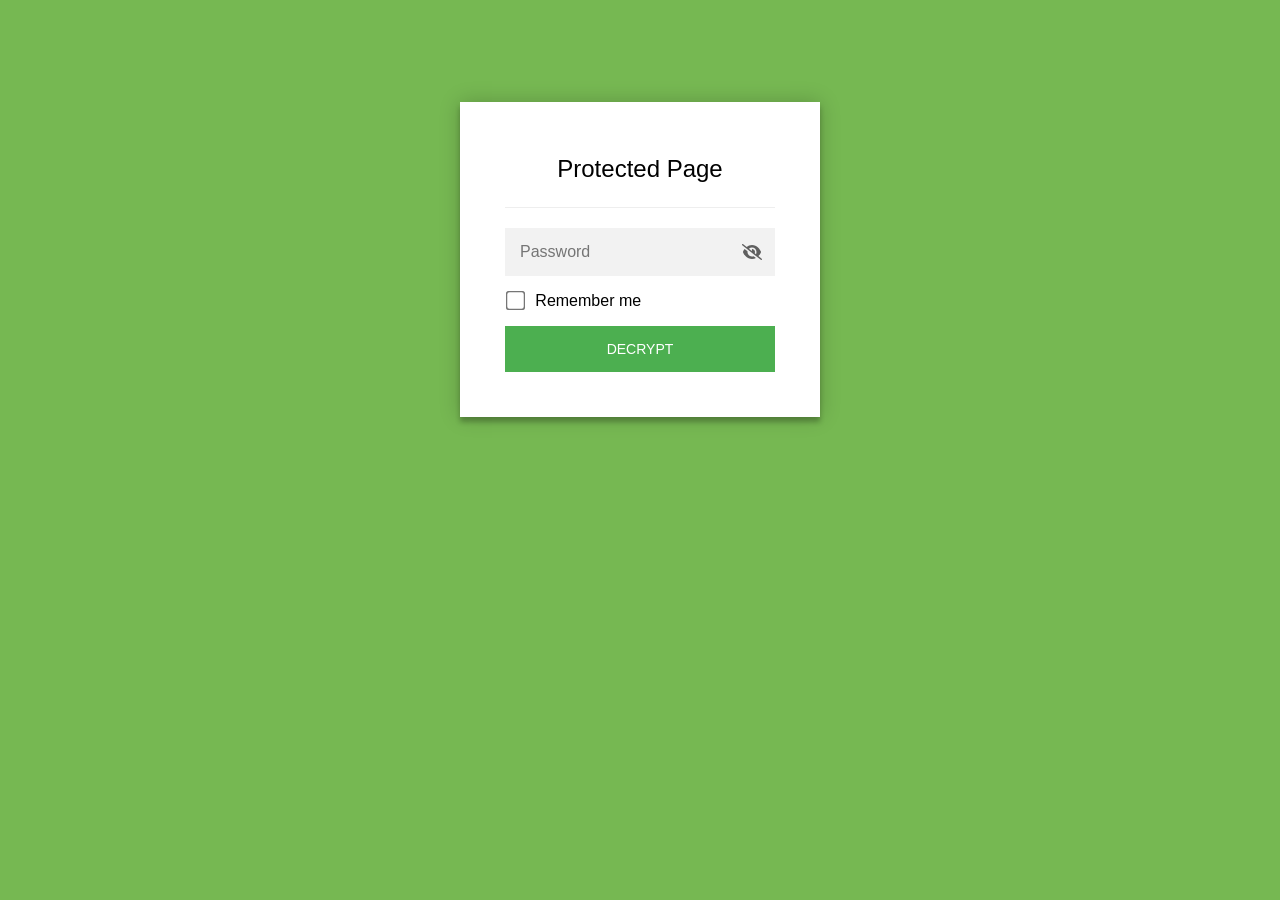
<file: contractor-playbook/playbooks/moves-management-framework.html>
<!DOCTYPE html>
<html class="staticrypt-html">
    <head>
        <meta charset="utf-8" />
        <title>Protected Page</title>
        <meta name="viewport" content="width=device-width, initial-scale=1" />

        <!-- do not cache this page -->
        <meta http-equiv="cache-control" content="max-age=0" />
        <meta http-equiv="cache-control" content="no-cache" />
        <meta http-equiv="expires" content="0" />
        <meta http-equiv="expires" content="Tue, 01 Jan 1980 1:00:00 GMT" />
        <meta http-equiv="pragma" content="no-cache" />

        <style>
            .staticrypt-hr {
                margin-top: 20px;
                margin-bottom: 20px;
                border: 0;
                border-top: 1px solid #eee;
            }

            .staticrypt-page {
                width: 360px;
                padding: 8% 0 0;
                margin: auto;
                box-sizing: border-box;
            }

            .staticrypt-form {
                position: relative;
                z-index: 1;
                background: #ffffff;
                max-width: 360px;
                margin: 0 auto 100px;
                padding: 45px;
                text-align: center;
                box-shadow: 0 0 20px 0 rgba(0, 0, 0, 0.2), 0 5px 5px 0 rgba(0, 0, 0, 0.24);
            }

            .staticrypt-form input[type="password"],
            input[type="text"] {
                background: inherit;
                border: 0;
                box-sizing: border-box; /* This ensures padding is included in the total width */
                font-size: 14px;
                outline: 0;
                padding: 15px 30px 15px 15px; /* Adjust the padding to ensure there is space for the icon */
                width: 100%;
            }

            .staticrypt-password-container {
                position: relative;
                outline: 0;
                background: #f2f2f2;
                width: 100%;
                border: 0;
                margin: 0 0 15px;
                box-sizing: border-box;
            }

            .staticrypt-toggle-password-visibility {
                cursor: pointer;
                height: 20px;
                opacity: 60%;
                padding: 13px;
                position: absolute;
                right: 0;
                top: 50%;
                transform: translateY(-50%);
                width: 20px;
            }

            .staticrypt-form .staticrypt-decrypt-button {
                text-transform: uppercase;
                outline: 0;
                background: #4CAF50;
                width: 100%;
                border: 0;
                padding: 15px;
                color: #ffffff;
                font-size: 14px;
                cursor: pointer;
            }

            .staticrypt-form .staticrypt-decrypt-button:hover,
            .staticrypt-form .staticrypt-decrypt-button:active,
            .staticrypt-form .staticrypt-decrypt-button:focus {
                background: #4CAF50;
                filter: brightness(92%);
            }

            .staticrypt-html {
                height: 100%;
            }

            .staticrypt-body {
                height: 100%;
                margin: 0;
            }

            .staticrypt-content {
                height: 100%;
                margin-bottom: 1em;
                background: #76B852;
                font-family: "Arial", sans-serif;
                -webkit-font-smoothing: antialiased;
                -moz-osx-font-smoothing: grayscale;
            }

            .staticrypt-instructions {
                margin-top: -1em;
                margin-bottom: 1em;
            }

            .staticrypt-title {
                font-size: 1.5em;
            }

            label.staticrypt-remember {
                display: flex;
                align-items: center;
                margin-bottom: 1em;
            }

            .staticrypt-remember input[type="checkbox"] {
                transform: scale(1.5);
                margin-right: 1em;
            }

            .hidden {
                display: none !important;
            }

            .staticrypt-spinner-container {
                height: 100%;
                display: flex;
                align-items: center;
                justify-content: center;
            }

            .staticrypt-spinner {
                display: inline-block;
                width: 2rem;
                height: 2rem;
                vertical-align: text-bottom;
                border: 0.25em solid gray;
                border-right-color: transparent;
                border-radius: 50%;
                -webkit-animation: spinner-border 0.75s linear infinite;
                animation: spinner-border 0.75s linear infinite;
                animation-duration: 0.75s;
                animation-timing-function: linear;
                animation-delay: 0s;
                animation-iteration-count: infinite;
                animation-direction: normal;
                animation-fill-mode: none;
                animation-play-state: running;
                animation-name: spinner-border;
            }

            @keyframes spinner-border {
                100% {
                    transform: rotate(360deg);
                }
            }

            @media screen and (-webkit-min-device-pixel-ratio: 0) {
                .staticrypt-form input[type="password"],
                input[type="text"] {
                    font-size: 16px;
                }
            }
        </style>
    </head>

    <body class="staticrypt-body">
        <div id="staticrypt_loading" class="staticrypt-spinner-container">
            <div class="staticrypt-spinner"></div>
        </div>

        <div id="staticrypt_content" class="staticrypt-content hidden">
            <div class="staticrypt-page">
                <div class="staticrypt-form">
                    <div class="staticrypt-instructions">
                        <p class="staticrypt-title">Protected Page</p>
                        <p></p>
                    </div>

                    <hr class="staticrypt-hr" />

                    <form id="staticrypt-form" action="#" method="post">
                        <div class="staticrypt-password-container">
                            <input
                                id="staticrypt-password"
                                type="password"
                                name="password"
                                placeholder="Password"
                                autofocus
                            />

                            <img
                                class="staticrypt-toggle-password-visibility"
                                alt="Show password"
                                title="Show password"
                                src="[data-uri]"
                            />
                        </div>

                        <label id="staticrypt-remember-label" class="staticrypt-remember hidden">
                            <input id="staticrypt-remember" type="checkbox" name="remember" />
                            Remember me
                        </label>

                        <input type="submit" class="staticrypt-decrypt-button" value="DECRYPT" />
                    </form>
                </div>
            </div>
        </div>

        <script>
            // these variables will be filled when generating the file - the template format is 'variable_name'
            const staticryptInitiator = ((function(){
  const exports = {};
  const cryptoEngine = ((function(){
  const exports = {};
  const { subtle } = crypto;

const IV_BITS = 16 * 8;
const HEX_BITS = 4;
const ENCRYPTION_ALGO = "AES-CBC";

/**
 * Translates between utf8 encoded hexadecimal strings
 * and Uint8Array bytes.
 */
const HexEncoder = {
    /**
     * hex string -> bytes
     * @param {string} hexString
     * @returns {Uint8Array}
     */
    parse: function (hexString) {
        if (hexString.length % 2 !== 0) throw "Invalid hexString";
        const arrayBuffer = new Uint8Array(hexString.length / 2);

        for (let i = 0; i < hexString.length; i += 2) {
            const byteValue = parseInt(hexString.substring(i, i + 2), 16);
            if (isNaN(byteValue)) {
                throw "Invalid hexString";
            }
            arrayBuffer[i / 2] = byteValue;
        }
        return arrayBuffer;
    },

    /**
     * bytes -> hex string
     * @param {Uint8Array} bytes
     * @returns {string}
     */
    stringify: function (bytes) {
        const hexBytes = [];

        for (let i = 0; i < bytes.length; ++i) {
            let byteString = bytes[i].toString(16);
            if (byteString.length < 2) {
                byteString = "0" + byteString;
            }
            hexBytes.push(byteString);
        }
        return hexBytes.join("");
    },
};

/**
 * Translates between utf8 strings and Uint8Array bytes.
 */
const UTF8Encoder = {
    parse: function (str) {
        return new TextEncoder().encode(str);
    },

    stringify: function (bytes) {
        return new TextDecoder().decode(bytes);
    },
};

/**
 * Salt and encrypt a msg with a password.
 */
async function encrypt(msg, hashedPassword) {
    // Must be 16 bytes, unpredictable, and preferably cryptographically random. However, it need not be secret.
    // https://developer.mozilla.org/en-US/docs/Web/API/SubtleCrypto/encrypt#parameters
    const iv = crypto.getRandomValues(new Uint8Array(IV_BITS / 8));

    const key = await subtle.importKey("raw", HexEncoder.parse(hashedPassword), ENCRYPTION_ALGO, false, ["encrypt"]);

    const encrypted = await subtle.encrypt(
        {
            name: ENCRYPTION_ALGO,
            iv: iv,
        },
        key,
        UTF8Encoder.parse(msg)
    );

    // iv will be 32 hex characters, we prepend it to the ciphertext for use in decryption
    return HexEncoder.stringify(iv) + HexEncoder.stringify(new Uint8Array(encrypted));
}
exports.encrypt = encrypt;

/**
 * Decrypt a salted msg using a password.
 *
 * @param {string} encryptedMsg
 * @param {string} hashedPassword
 * @returns {Promise<string>}
 */
async function decrypt(encryptedMsg, hashedPassword) {
    const ivLength = IV_BITS / HEX_BITS;
    const iv = HexEncoder.parse(encryptedMsg.substring(0, ivLength));
    const encrypted = encryptedMsg.substring(ivLength);

    const key = await subtle.importKey("raw", HexEncoder.parse(hashedPassword), ENCRYPTION_ALGO, false, ["decrypt"]);

    const outBuffer = await subtle.decrypt(
        {
            name: ENCRYPTION_ALGO,
            iv: iv,
        },
        key,
        HexEncoder.parse(encrypted)
    );

    return UTF8Encoder.stringify(new Uint8Array(outBuffer));
}
exports.decrypt = decrypt;

/**
 * Salt and hash the password so it can be stored in localStorage without opening a password reuse vulnerability.
 *
 * @param {string} password
 * @param {string} salt
 * @returns {Promise<string>}
 */
async function hashPassword(password, salt) {
    // we hash the password in multiple steps, each adding more iterations. This is because we used to allow less
    // iterations, so for backward compatibility reasons, we need to support going from that to more iterations.
    let hashedPassword = await hashLegacyRound(password, salt);

    hashedPassword = await hashSecondRound(hashedPassword, salt);

    return hashThirdRound(hashedPassword, salt);
}
exports.hashPassword = hashPassword;

/**
 * This hashes the password with 1k iterations. This is a low number, we need this function to support backwards
 * compatibility.
 *
 * @param {string} password
 * @param {string} salt
 * @returns {Promise<string>}
 */
function hashLegacyRound(password, salt) {
    return pbkdf2(password, salt, 1000, "SHA-1");
}
exports.hashLegacyRound = hashLegacyRound;

/**
 * Add a second round of iterations. This is because we used to use 1k, so for backwards compatibility with
 * remember-me/autodecrypt links, we need to support going from that to more iterations.
 *
 * @param hashedPassword
 * @param salt
 * @returns {Promise<string>}
 */
function hashSecondRound(hashedPassword, salt) {
    return pbkdf2(hashedPassword, salt, 14000, "SHA-256");
}
exports.hashSecondRound = hashSecondRound;

/**
 * Add a third round of iterations to bring total number to 600k. This is because we used to use 1k, then 15k, so for
 * backwards compatibility with remember-me/autodecrypt links, we need to support going from that to more iterations.
 *
 * @param hashedPassword
 * @param salt
 * @returns {Promise<string>}
 */
function hashThirdRound(hashedPassword, salt) {
    return pbkdf2(hashedPassword, salt, 585000, "SHA-256");
}
exports.hashThirdRound = hashThirdRound;

/**
 * Salt and hash the password so it can be stored in localStorage without opening a password reuse vulnerability.
 *
 * @param {string} password
 * @param {string} salt
 * @param {int} iterations
 * @param {string} hashAlgorithm
 * @returns {Promise<string>}
 */
async function pbkdf2(password, salt, iterations, hashAlgorithm) {
    const key = await subtle.importKey("raw", UTF8Encoder.parse(password), "PBKDF2", false, ["deriveBits"]);

    const keyBytes = await subtle.deriveBits(
        {
            name: "PBKDF2",
            hash: hashAlgorithm,
            iterations,
            salt: UTF8Encoder.parse(salt),
        },
        key,
        256
    );

    return HexEncoder.stringify(new Uint8Array(keyBytes));
}

function generateRandomSalt() {
    const bytes = crypto.getRandomValues(new Uint8Array(128 / 8));

    return HexEncoder.stringify(new Uint8Array(bytes));
}
exports.generateRandomSalt = generateRandomSalt;

async function signMessage(hashedPassword, message) {
    const key = await subtle.importKey(
        "raw",
        HexEncoder.parse(hashedPassword),
        {
            name: "HMAC",
            hash: "SHA-256",
        },
        false,
        ["sign"]
    );
    const signature = await subtle.sign("HMAC", key, UTF8Encoder.parse(message));

    return HexEncoder.stringify(new Uint8Array(signature));
}
exports.signMessage = signMessage;

function getRandomAlphanum() {
    const possibleCharacters = "abcdefghijklmnopqrstuvwxyzABCDEFGHIJKLMNOPQRSTUVWXYZ0123456789";

    let byteArray;
    let parsedInt;

    // Keep generating new random bytes until we get a value that falls
    // within a range that can be evenly divided by possibleCharacters.length
    do {
        byteArray = crypto.getRandomValues(new Uint8Array(1));
        // extract the lowest byte to get an int from 0 to 255 (probably unnecessary, since we're only generating 1 byte)
        parsedInt = byteArray[0] & 0xff;
    } while (parsedInt >= 256 - (256 % possibleCharacters.length));

    // Take the modulo of the parsed integer to get a random number between 0 and totalLength - 1
    const randomIndex = parsedInt % possibleCharacters.length;

    return possibleCharacters[randomIndex];
}

/**
 * Generate a random string of a given length.
 *
 * @param {int} length
 * @returns {string}
 */
function generateRandomString(length) {
    let randomString = "";

    for (let i = 0; i < length; i++) {
        randomString += getRandomAlphanum();
    }

    return randomString;
}
exports.generateRandomString = generateRandomString;

  return exports;
})());
const codec = ((function(){
  const exports = {};
  /**
 * Initialize the codec with the provided cryptoEngine - this return functions to encode and decode messages.
 *
 * @param cryptoEngine - the engine to use for encryption / decryption
 */
function init(cryptoEngine) {
    const exports = {};

    /**
     * Top-level function for encoding a message.
     * Includes password hashing, encryption, and signing.
     *
     * @param {string} msg
     * @param {string} password
     * @param {string} salt
     *
     * @returns {string} The encoded text
     */
    async function encode(msg, password, salt) {
        const hashedPassword = await cryptoEngine.hashPassword(password, salt);

        const encrypted = await cryptoEngine.encrypt(msg, hashedPassword);

        // we use the hashed password in the HMAC because this is effectively what will be used a password (so we can store
        // it in localStorage safely, we don't use the clear text password)
        const hmac = await cryptoEngine.signMessage(hashedPassword, encrypted);

        return hmac + encrypted;
    }
    exports.encode = encode;

    /**
     * Encode using a password that has already been hashed. This is useful to encode multiple messages in a row, that way
     * we don't need to hash the password multiple times.
     *
     * @param {string} msg
     * @param {string} hashedPassword
     *
     * @returns {string} The encoded text
     */
    async function encodeWithHashedPassword(msg, hashedPassword) {
        const encrypted = await cryptoEngine.encrypt(msg, hashedPassword);

        // we use the hashed password in the HMAC because this is effectively what will be used a password (so we can store
        // it in localStorage safely, we don't use the clear text password)
        const hmac = await cryptoEngine.signMessage(hashedPassword, encrypted);

        return hmac + encrypted;
    }
    exports.encodeWithHashedPassword = encodeWithHashedPassword;

    /**
     * Top-level function for decoding a message.
     * Includes signature check and decryption.
     *
     * @param {string} signedMsg
     * @param {string} hashedPassword
     * @param {string} salt
     * @param {int} backwardCompatibleAttempt
     * @param {string} originalPassword
     *
     * @returns {Object} {success: true, decoded: string} | {success: false, message: string}
     */
    async function decode(signedMsg, hashedPassword, salt, backwardCompatibleAttempt = 0, originalPassword = "") {
        const encryptedHMAC = signedMsg.substring(0, 64);
        const encryptedMsg = signedMsg.substring(64);
        const decryptedHMAC = await cryptoEngine.signMessage(hashedPassword, encryptedMsg);

        if (decryptedHMAC !== encryptedHMAC) {
            // we have been raising the number of iterations in the hashing algorithm multiple times, so to support the old
            // remember-me/autodecrypt links we need to try bringing the old hashes up to speed.
            originalPassword = originalPassword || hashedPassword;
            if (backwardCompatibleAttempt === 0) {
                const updatedHashedPassword = await cryptoEngine.hashThirdRound(originalPassword, salt);

                return decode(signedMsg, updatedHashedPassword, salt, backwardCompatibleAttempt + 1, originalPassword);
            }
            if (backwardCompatibleAttempt === 1) {
                let updatedHashedPassword = await cryptoEngine.hashSecondRound(originalPassword, salt);
                updatedHashedPassword = await cryptoEngine.hashThirdRound(updatedHashedPassword, salt);

                return decode(signedMsg, updatedHashedPassword, salt, backwardCompatibleAttempt + 1, originalPassword);
            }

            return { success: false, message: "Signature mismatch" };
        }

        return {
            success: true,
            decoded: await cryptoEngine.decrypt(encryptedMsg, hashedPassword),
        };
    }
    exports.decode = decode;

    return exports;
}
exports.init = init;

  return exports;
})());
const decode = codec.init(cryptoEngine).decode;

/**
 * Initialize the staticrypt module, that exposes functions callbable by the password_template.
 *
 * @param {{
 *  staticryptEncryptedMsgUniqueVariableName: string,
 *  isRememberEnabled: boolean,
 *  rememberDurationInDays: number,
 *  staticryptSaltUniqueVariableName: string,
 * }} staticryptConfig - object of data that is stored on the password_template at encryption time.
 *
 * @param {{
 *  rememberExpirationKey: string,
 *  rememberPassphraseKey: string,
 *  replaceHtmlCallback: function,
 *  clearLocalStorageCallback: function,
 * }} templateConfig - object of data that can be configured by a custom password_template.
 */
function init(staticryptConfig, templateConfig) {
    const exports = {};

    /**
     * Decrypt our encrypted page, replace the whole HTML.
     *
     * @param {string} hashedPassword
     * @returns {Promise<boolean>}
     */
    async function decryptAndReplaceHtml(hashedPassword) {
        const { staticryptEncryptedMsgUniqueVariableName, staticryptSaltUniqueVariableName } = staticryptConfig;
        const { replaceHtmlCallback } = templateConfig;

        const result = await decode(
            staticryptEncryptedMsgUniqueVariableName,
            hashedPassword,
            staticryptSaltUniqueVariableName
        );
        if (!result.success) {
            return false;
        }
        const plainHTML = result.decoded;

        // if the user configured a callback call it, otherwise just replace the whole HTML
        if (typeof replaceHtmlCallback === "function") {
            replaceHtmlCallback(plainHTML);
        } else {
            document.write(plainHTML);
            document.close();
        }

        return true;
    }

    /**
     * Attempt to decrypt the page and replace the whole HTML.
     *
     * @param {string} password
     * @param {boolean} isRememberChecked
     *
     * @returns {Promise<{isSuccessful: boolean, hashedPassword?: string}>} - we return an object, so that if we want to
     *   expose more information in the future we can do it without breaking the password_template
     */
    async function handleDecryptionOfPage(password, isRememberChecked) {
        const { staticryptSaltUniqueVariableName } = staticryptConfig;

        // decrypt and replace the whole page
        const hashedPassword = await cryptoEngine.hashPassword(password, staticryptSaltUniqueVariableName);
        return handleDecryptionOfPageFromHash(hashedPassword, isRememberChecked);
    }
    exports.handleDecryptionOfPage = handleDecryptionOfPage;

    async function handleDecryptionOfPageFromHash(hashedPassword, isRememberChecked) {
        const { isRememberEnabled, rememberDurationInDays } = staticryptConfig;
        const { rememberExpirationKey, rememberPassphraseKey } = templateConfig;

        const isDecryptionSuccessful = await decryptAndReplaceHtml(hashedPassword);

        if (!isDecryptionSuccessful) {
            return {
                isSuccessful: false,
                hashedPassword,
            };
        }

        // remember the hashedPassword and set its expiration if necessary
        if (isRememberEnabled && isRememberChecked) {
            window.localStorage.setItem(rememberPassphraseKey, hashedPassword);

            // set the expiration if the duration isn't 0 (meaning no expiration)
            if (rememberDurationInDays > 0) {
                window.localStorage.setItem(
                    rememberExpirationKey,
                    (new Date().getTime() + rememberDurationInDays * 24 * 60 * 60 * 1000).toString()
                );
            }
        }

        return {
            isSuccessful: true,
            hashedPassword,
        };
    }
    exports.handleDecryptionOfPageFromHash = handleDecryptionOfPageFromHash;

    /**
     * Clear localstorage from staticrypt related values
     */
    function clearLocalStorage() {
        const { clearLocalStorageCallback, rememberExpirationKey, rememberPassphraseKey } = templateConfig;

        if (typeof clearLocalStorageCallback === "function") {
            clearLocalStorageCallback();
        } else {
            localStorage.removeItem(rememberPassphraseKey);
            localStorage.removeItem(rememberExpirationKey);
        }
    }

    async function handleDecryptOnLoad() {
        let isSuccessful = await decryptOnLoadFromUrl();

        if (!isSuccessful) {
            isSuccessful = await decryptOnLoadFromRememberMe();
        }

        return { isSuccessful };
    }
    exports.handleDecryptOnLoad = handleDecryptOnLoad;

    /**
     * Clear storage if we are logging out
     *
     * @returns {boolean} - whether we logged out
     */
    function logoutIfNeeded() {
        const logoutKey = "staticrypt_logout";

        // handle logout through query param
        const queryParams = new URLSearchParams(window.location.search);
        if (queryParams.has(logoutKey)) {
            clearLocalStorage();
            return true;
        }

        // handle logout through URL fragment
        const hash = window.location.hash.substring(1);
        if (hash.includes(logoutKey)) {
            clearLocalStorage();
            return true;
        }

        return false;
    }

    /**
     * To be called on load: check if we want to try to decrypt and replace the HTML with the decrypted content, and
     * try to do it if needed.
     *
     * @returns {Promise<boolean>} true if we derypted and replaced the whole page, false otherwise
     */
    async function decryptOnLoadFromRememberMe() {
        const { rememberDurationInDays } = staticryptConfig;
        const { rememberExpirationKey, rememberPassphraseKey } = templateConfig;

        // if we are login out, terminate
        if (logoutIfNeeded()) {
            return false;
        }

        // if there is expiration configured, check if we're not beyond the expiration
        if (rememberDurationInDays && rememberDurationInDays > 0) {
            const expiration = localStorage.getItem(rememberExpirationKey),
                isExpired = expiration && new Date().getTime() > parseInt(expiration);

            if (isExpired) {
                clearLocalStorage();
                return false;
            }
        }

        const hashedPassword = localStorage.getItem(rememberPassphraseKey);

        if (hashedPassword) {
            // try to decrypt
            const isDecryptionSuccessful = await decryptAndReplaceHtml(hashedPassword);

            // if the decryption is unsuccessful the password might be wrong - silently clear the saved data and let
            // the user fill the password form again
            if (!isDecryptionSuccessful) {
                clearLocalStorage();
                return false;
            }

            return true;
        }

        return false;
    }

    async function decryptOnLoadFromUrl() {
        const passwordKey = "staticrypt_pwd";
        const rememberMeKey = "remember_me";

        // try to get the password from the query param (for backward compatibility - we now want to avoid this method,
        // since it sends the hashed password to the server which isn't needed)
        const queryParams = new URLSearchParams(window.location.search);
        const hashedPasswordQuery = queryParams.get(passwordKey);
        const rememberMeQuery = queryParams.get(rememberMeKey);

        const urlFragment = window.location.hash.substring(1);
        // get the password from the url fragment
        const hashedPasswordRegexMatch = urlFragment.match(new RegExp(passwordKey + "=([^&]*)"));
        const hashedPasswordFragment = hashedPasswordRegexMatch ? hashedPasswordRegexMatch[1] : null;
        const rememberMeFragment = urlFragment.includes(rememberMeKey);

        const hashedPassword = hashedPasswordFragment || hashedPasswordQuery;
        const rememberMe = rememberMeFragment || rememberMeQuery;

        if (hashedPassword) {
            return handleDecryptionOfPageFromHash(hashedPassword, rememberMe);
        }

        return false;
    }

    return exports;
}
exports.init = init;

  return exports;
})());
            const templateError = "Bad password!",
                templateToggleAltShow = "Show password",
                templateToggleAltHide = "Hide password",
                isRememberEnabled = true,
                staticryptConfig = {"staticryptEncryptedMsgUniqueVariableName":"[base64]","isRememberEnabled":true,"rememberDurationInDays":0,"staticryptSaltUniqueVariableName":"35c5dae22303a206a7397092deeed56c"};

            // you can edit these values to customize some of the behavior of StatiCrypt
            const templateConfig = {
                rememberExpirationKey: "staticrypt_expiration",
                rememberPassphraseKey: "staticrypt_passphrase",
                replaceHtmlCallback: null,
                clearLocalStorageCallback: null,
            };

            // init the staticrypt engine
            const staticrypt = staticryptInitiator.init(staticryptConfig, templateConfig);

            // try to automatically decrypt on load if there is a saved password
            window.onload = async function () {
                const { isSuccessful } = await staticrypt.handleDecryptOnLoad();

                // if we didn't decrypt anything on load, show the password prompt. Otherwise the content has already been
                // replaced, no need to do anything
                if (!isSuccessful) {
                    // hide loading screen
                    document.getElementById("staticrypt_loading").classList.add("hidden");
                    document.getElementById("staticrypt_content").classList.remove("hidden");
                    document.getElementById("staticrypt-password").focus();

                    // show the remember me checkbox
                    if (isRememberEnabled) {
                        document.getElementById("staticrypt-remember-label").classList.remove("hidden");
                    }
                }
            };

            // toggle password visibility
            const toggleIcon = document.querySelector(".staticrypt-toggle-password-visibility");
            // these two icons are coming from FontAwesome
            const imgSrcEyeClosed =
                "[data-uri]";
            const imgSrcEyeOpened =
                "[data-uri]";
            toggleIcon.addEventListener("click", function () {
                const passwordInput = document.getElementById("staticrypt-password");
                if (passwordInput.type === "password") {
                    passwordInput.type = "text";
                    toggleIcon.src = imgSrcEyeOpened;
                    toggleIcon.alt = templateToggleAltHide;
                    toggleIcon.title = templateToggleAltHide;
                } else {
                    passwordInput.type = "password";
                    toggleIcon.src = imgSrcEyeClosed;
                    toggleIcon.alt = templateToggleAltShow;
                    toggleIcon.title = templateToggleAltShow;
                }
            });

            // handle password form submission
            document.getElementById("staticrypt-form").addEventListener("submit", async function (e) {
                e.preventDefault();

                const password = document.getElementById("staticrypt-password").value,
                    isRememberChecked = document.getElementById("staticrypt-remember").checked;

                const { isSuccessful } = await staticrypt.handleDecryptionOfPage(password, isRememberChecked);

                if (!isSuccessful) {
                    alert(templateError);
                }
            });
        </script>
    </body>
</html>
</file>
<file: agent-org-chart/styles.css>
/* =========================================================================
   LPM Agent Org Chart - stylesheet
   Brand-aligned: Blueberry / Cornflower / Periwinkle / Mint / Lime / Ink
   Type: King & Queen (display) + Work Sans (body)
   ========================================================================= */

@font-face {
  font-family: 'King and Queen';
  src: url('assets/fonts/KingandQueen-Regular.otf') format('opentype');
  font-weight: 400; font-style: normal; font-display: swap;
}
@font-face {
  font-family: 'King and Queen';
  src: url('assets/fonts/KingandQueen-SemiBold.otf') format('opentype');
  font-weight: 600; font-style: normal; font-display: swap;
}
@font-face {
  font-family: 'Work Sans';
  src: url('assets/fonts/WorkSans-VariableFont_wght.ttf') format('truetype-variations');
  font-weight: 100 900; font-style: normal; font-display: swap;
}

:root {
  /* Canonical brand palette */
  --blueberry:        #384BCF;
  --blueberry-700:    #2C3BB0;
  --blueberry-900:    #1E2C8F;
  --cornflower:       #717FEF;
  --periwinkle:       #C5CBFF;
  --periwinkle-50:    #F2F3FF;
  --periwinkle-25:    #F9FAFF;
  --mint:             #EBFFD6;
  --mint-50:          #F6FFEB;
  --lime:             #DFFF00;
  --gardenia:         #FFFFF6;
  --ink:              #333333;
  --ink-70:           #5C5C5C;
  --ink-50:           #888888;
  --ink-30:           #BDBDBD;
  --line:             #E8E8E0;

  --font-display: 'King and Queen', 'Cormorant Garamond', Georgia, serif;
  --font-body:    'Work Sans', system-ui, -apple-system, sans-serif;

  --radius-sm: 4px;
  --radius-md: 8px;
  --radius-lg: 14px;
  --radius-pill: 999px;

  --shadow-card: 0 1px 0 rgba(51,51,51,0.04), 0 10px 28px -16px rgba(56,75,207,0.18);
  --shadow-lift: 0 2px 0 rgba(51,51,51,0.04), 0 22px 52px -22px rgba(56,75,207,0.32);

  --ease-out: cubic-bezier(0.2, 0.7, 0.2, 1);
  --dur-fast: 150ms;
  --dur-base: 220ms;

  --gutter: clamp(20px, 3vw, 40px);
  --container: 1280px;

  --tracking-eyebrow: 0.14em;
}

* { box-sizing: border-box; }

html, body {
  margin: 0; padding: 0;
  background: var(--gardenia);
  color: var(--ink);
  font-family: var(--font-body);
  font-size: 16px;
  line-height: 1.55;
  -webkit-font-smoothing: antialiased;
  -moz-osx-font-smoothing: grayscale;
}

button { font-family: inherit; }

.eyebrow {
  font-family: var(--font-body);
  font-weight: 600;
  font-size: 11px;
  letter-spacing: var(--tracking-eyebrow);
  text-transform: uppercase;
  color: var(--blueberry);
  display: inline-block;
}

.lead {
  font-size: 18px;
  line-height: 1.5;
  color: var(--ink);
  margin: 0;
  max-width: 60ch;
  text-wrap: pretty;
}

code {
  font-family: ui-monospace, 'SF Mono', Menlo, monospace;
  font-size: 0.84em;
  background: var(--periwinkle-50);
  padding: 2px 6px;
  border-radius: var(--radius-sm);
  color: var(--blueberry-900);
}

/* =========================================================================
   Topbar
   ========================================================================= */
.topbar {
  display: flex;
  align-items: center;
  justify-content: space-between;
  padding: 18px var(--gutter);
  border-bottom: 1px solid var(--line);
  background: var(--gardenia);
  position: sticky;
  top: 0;
  z-index: 50;
  backdrop-filter: saturate(180%);
}
.brand img { display: block; }
.topbar-meta {
  display: flex; align-items: center; gap: 10px;
  font-size: 12px;
  color: var(--ink-70);
}
.topbar-meta .dot { color: var(--ink-30); }
.topbar-time { font-variant-numeric: tabular-nums; font-weight: 500; color: var(--ink); }
.topbar-meta .eyebrow { color: var(--ink-70); }

/* =========================================================================
   Page container
   ========================================================================= */
.page {
  max-width: var(--container);
  margin: 0 auto;
  padding: 56px var(--gutter) 0;
}

/* =========================================================================
   Hero
   ========================================================================= */
.hero { margin-bottom: 64px; position: relative; }
.hero .eyebrow { margin-bottom: 18px; }

.hero-title {
  font-family: var(--font-display);
  font-weight: 600;
  font-size: clamp(34px, 4.2vw, 56px);
  line-height: 1.06;
  letter-spacing: 0.005em;
  color: var(--blueberry);
  margin: 0 0 20px;
  max-width: 22ch;
  text-wrap: balance;
}
.hero-title .accent-italic {
  font-style: italic;
  font-weight: 400;
  color: var(--blueberry);
  position: relative;
  white-space: nowrap;
}
.hero-title .accent-italic::after {
  content: "";
  position: absolute;
  left: -2px; right: -2px;
  bottom: 0.04em;
  height: 0.42em;
  background: var(--lime);
  z-index: -1;
  border-radius: 1px;
}

.hero-toolbar {
  display: flex;
  align-items: center;
  gap: 14px;
  margin-top: 32px;
  flex-wrap: wrap;
}

.lens-btn,
.ghost-btn {
  display: inline-flex;
  align-items: center;
  gap: 10px;
  font-family: var(--font-body);
  font-size: 13px;
  font-weight: 600;
  padding: 9px 14px;
  border-radius: var(--radius-md);
  cursor: pointer;
  transition: background var(--dur-fast) var(--ease-out), border-color var(--dur-fast);
  letter-spacing: 0.005em;
}
.lens-btn {
  background: var(--blueberry);
  color: var(--gardenia);
  border: 1px solid var(--blueberry);
}
.lens-btn:hover { background: var(--blueberry-700); border-color: var(--blueberry-700); }
.lens-btn[aria-pressed="true"] {
  background: var(--ink);
  border-color: var(--ink);
}
.lens-btn[aria-pressed="true"] .lens-dot { background: var(--lime); box-shadow: 0 0 0 3px rgba(223,255,0,0.25); }
.lens-btn[aria-pressed="true"] .lens-hint { color: var(--lime); }
.lens-dot {
  width: 8px; height: 8px;
  border-radius: 50%;
  background: var(--cornflower);
  display: inline-block;
}
.lens-hint {
  font-size: 11px;
  letter-spacing: var(--tracking-eyebrow);
  text-transform: uppercase;
  color: rgba(255,255,255,0.7);
  padding-left: 8px;
  border-left: 1px solid rgba(255,255,255,0.25);
}

.ghost-btn {
  background: transparent;
  color: var(--blueberry);
  border: 1px solid var(--periwinkle);
}
.ghost-btn:hover { border-color: var(--blueberry); background: var(--periwinkle-50); }
.ghost-btn[aria-pressed="true"] {
  background: var(--periwinkle);
  border-color: var(--blueberry);
}

.hero-tally {
  margin-left: auto;
  display: flex;
  gap: 22px;
  font-size: 13px;
  color: var(--ink-70);
}
.hero-tally strong {
  display: inline-block;
  font-family: var(--font-display);
  font-weight: 400;
  font-size: 22px;
  color: var(--blueberry);
  margin-right: 4px;
  vertical-align: -2px;
}

/* =========================================================================
   Chart wrap
   ========================================================================= */
.chart-wrap {
  position: relative;
  padding: 0 0 32px;
}

.chart {
  position: relative;
  z-index: 2;
  display: flex;
  flex-direction: column;
  align-items: stretch;
}

.loading {
  text-align: center;
  padding: 80px 20px;
  color: var(--ink-50);
  font-style: italic;
}

/* SVG overlay for accountability lines */
.dotted-overlay {
  position: absolute;
  inset: 0;
  width: 100%;
  height: 100%;
  pointer-events: none;
  z-index: 4;
  overflow: visible;
}
.dotted-overlay path {
  fill: none;
  stroke: var(--blueberry);
  stroke-width: 2;
  stroke-dasharray: 4 6;
  stroke-linecap: round;
  opacity: 0;
  transition: opacity var(--dur-base) var(--ease-out);
}
.dotted-overlay path.is-active {
  opacity: 1;
}

/* Lens-active dimming */
.chart.lens-focused .card:not(.is-source):not(.is-target) {
  opacity: 0.32;
  filter: saturate(0.7);
}
.chart.lens-focused .skill-pill:not(.is-active-pill) {
  opacity: 0.35;
}
.chart.lens-focused .card.is-source {
  outline: 2px solid var(--blueberry);
  outline-offset: 3px;
}
.chart.lens-focused .card.is-target {
  outline: 2px dashed var(--blueberry);
  outline-offset: 3px;
}
.chart .card,
.chart .skill-pill {
  transition: opacity var(--dur-base) var(--ease-out), outline-offset var(--dur-fast);
}

/* =========================================================================
   Tier layout
   ========================================================================= */

/* Tier 1: CEO + personal branch - compact ribbon */
.tier--leya {
  display: grid;
  grid-template-columns: 1fr auto 1fr;
  align-items: center;
  margin-bottom: 0;
  gap: 24px;
  width: 100%;
}
.tier--leya .leya-slot { display: flex; justify-content: center; }
.tier--leya .personal-slot {
  display: flex;
  align-items: stretch;
  gap: 8px;
  justify-self: start;
}
.tier--leya .filler { /* right column kept symmetric */ }

.connector-v {
  width: 1px;
  height: 28px;
  background: var(--blueberry);
  align-self: center;
  flex-shrink: 0;
}
.connector-v--long { height: 36px; }
.connector-v--periwinkle { background: var(--periwinkle); }

/* Tier 2: Rose row - Rose centered with ops as a side satellite (mirrors Leya/Personal) */
.tier--rose {
  display: grid;
  grid-template-columns: 1fr auto 1fr;
  align-items: center;
  gap: 24px;
  width: 100%;
  margin-bottom: 0;
}
.tier--rose .rose-slot { display: flex; justify-content: center; }
.tier--rose .ops-slot {
  justify-self: start;
  position: relative;
  padding-left: 22px;
}
.tier--rose .ops-slot::before {
  content: "";
  position: absolute;
  left: 0; top: 50%;
  width: 18px; height: 1px;
  background: var(--blueberry);
}

/* Ops branch - vertical stack of 3 small cards with a bracket */
.ops-branch {
  display: flex;
  flex-direction: column;
  gap: 6px;
  position: relative;
  border-left: 1px solid var(--blueberry);
  padding: 6px 0 6px 14px;
}
.ops-branch-label {
  position: absolute;
  top: -10px;
  left: 8px;
  padding: 0 8px;
  background: var(--gardenia);
  font-family: var(--font-body);
  font-weight: 600;
  font-size: 10px;
  letter-spacing: var(--tracking-eyebrow);
  text-transform: uppercase;
  color: var(--ink-50);
}
.ops-branch-label strong {
  color: var(--blueberry);
  font-weight: 700;
}

/* Fan-out connector - CSS grid matching the exec grid so drops align exactly */
.exec-fanout {
  position: relative;
  height: 32px;
  margin: 0 0 14px;
}
.exec-fanout-drops {
  position: absolute;
  inset: 10px 0 0 0;
  height: 22px;
  display: grid;
  grid-template-columns: repeat(4, minmax(0, 1fr));
  gap: 18px;
}
.exec-fanout-drops > i {
  width: 1px;
  height: 100%;
  background: var(--blueberry);
  justify-self: center;
  display: block;
}
.exec-fanout-trunk {
  position: absolute;
  top: 10px;
  height: 1px;
  background: var(--blueberry);
  /* extend from first-column center to last-column center */
  left:  calc(((100% - 3 * 18px) / 4) / 2);
  right: calc(((100% - 3 * 18px) / 4) / 2);
}
@media (max-width: 880px) {
  .exec-fanout-drops { grid-template-columns: repeat(2, minmax(0, 1fr)); }
  .exec-fanout-trunk { left: calc(((100% - 18px) / 2) / 2); right: calc(((100% - 18px) / 2) / 2); }
}

/* Tier 3+4: exec cards across one row, report stacks below - keeps all execs the same height
   and all report stacks starting at the same Y line. */
.tier--execs {
  display: grid;
  grid-template-columns: repeat(4, minmax(0, 1fr));
  grid-template-rows: auto 1fr;
  grid-auto-flow: column;
  gap: 12px 18px;
  align-items: start;
}

.exec-column {
  display: contents;
}

.exec-column > .card--exec {
  align-self: stretch;
}
.exec-column > .exec-reports {
  align-self: start;
}

.exec-reports {
  display: flex;
  flex-direction: column;
  gap: 10px;
  padding-top: 14px;
  position: relative;
}
.exec-reports::before {
  content: "";
  position: absolute;
  top: 0; left: 20px;
  width: 1px;
  height: 100%;
  background: var(--periwinkle);
}
.exec-reports > .card {
  margin-left: 20px;
  position: relative;
}
.exec-reports > .card::before {
  content: "";
  position: absolute;
  top: 28px;
  left: -20px;
  width: 16px;
  height: 1px;
  background: var(--periwinkle);
}

/* =========================================================================
   Cards (shared)
   ========================================================================= */
.card {
  background: #fff;
  border: 1px solid var(--line);
  border-radius: var(--radius-lg);
  padding: 14px 16px;
  text-align: left;
  font-family: var(--font-body);
  position: relative;
  cursor: pointer;
  transition: box-shadow var(--dur-base) var(--ease-out),
              border-color var(--dur-base),
              transform var(--dur-base);
  width: 100%;
  display: flex;
  flex-direction: column;
  gap: 8px;
}
.card:hover {
  border-color: var(--blueberry);
  box-shadow: var(--shadow-card);
  transform: translateY(-1px);
}
.card:focus-visible {
  outline: 2px solid var(--blueberry);
  outline-offset: 3px;
}

.card-name {
  font-family: var(--font-display);
  font-weight: 600;
  color: var(--blueberry);
  font-size: 18px;
  line-height: 1.15;
  letter-spacing: 0;
  margin: 0;
}
.card-role {
  font-size: 12px;
  color: var(--ink-70);
  line-height: 1.4;
  margin: 0;
}
.card-row {
  display: flex;
  flex-wrap: wrap;
  align-items: center;
  gap: 6px;
}

/* CEO - small, dark Ink, sits as an anchor, NOT centerpiece */
.card--ceo {
  background: var(--ink);
  border-color: var(--ink);
  color: var(--gardenia);
  text-align: center;
  padding: 12px 22px;
  border-radius: 9999px 9999px var(--radius-md) var(--radius-md);
  min-width: 180px;
  cursor: default;
  gap: 2px;
}
.card--ceo:hover { transform: none; box-shadow: none; border-color: var(--ink); }
.card--ceo .card-name { color: var(--gardenia); font-size: 17px; }
.card--ceo .card-role {
  color: var(--periwinkle);
  font-weight: 600;
  font-size: 10px;
  letter-spacing: var(--tracking-eyebrow);
  text-transform: uppercase;
}

/* CoS - Blueberry filled, larger, operational center */
.card--cos {
  background: var(--blueberry);
  border-color: var(--blueberry);
  color: var(--gardenia);
  min-width: 360px;
  max-width: 480px;
  padding: 18px 22px;
  text-align: left;
}
.card--cos:hover {
  background: var(--blueberry-700);
  border-color: var(--blueberry-700);
}
.card--cos .card-name {
  color: var(--gardenia);
  font-size: 26px;
  font-weight: 400;
}
.card--cos .card-role {
  color: rgba(255,255,255,0.78);
  font-size: 12px;
  font-weight: 500;
  letter-spacing: var(--tracking-eyebrow);
  text-transform: uppercase;
}
.card--cos .skill-strip {
  border-top-color: rgba(255,255,255,0.22);
}
.card--cos .skill-pill {
  background: rgba(255,255,255,0.13);
  color: var(--gardenia);
  border-color: rgba(255,255,255,0.22);
}
.card--cos .skill-pill:hover { background: rgba(255,255,255,0.22); }
.card--cos .skill-pill--shared {
  background: transparent;
  border-style: dashed;
  border-color: rgba(255,255,255,0.55);
}
.card--cos .skill-pill--shared .shared-glyph { color: var(--lime); }

/* Exec - Periwinkle filled block. Substantial without being loud. */
.card--exec {
  background: var(--periwinkle);
  border: 1px solid var(--periwinkle);
  padding: 14px 16px 16px;
  border-radius: var(--radius-lg);
}
.card--exec:hover {
  border-color: var(--blueberry);
  background: var(--periwinkle);
}
.card--exec .card-name { font-size: 17px; color: var(--blueberry-900); }
.card--exec .card-role {
  color: var(--blueberry);
  font-size: 10px;
  font-weight: 600;
  letter-spacing: var(--tracking-eyebrow);
  text-transform: uppercase;
}
.card--exec .skill-strip { border-top-color: rgba(56,75,207,0.18); }
.card--exec .skill-pill {
  background: rgba(255,255,255,0.6);
  border-color: rgba(56,75,207,0.2);
}

/* Doer / specialist - white hairline */
.card--agent {
  background: #fff;
  border: 1px solid var(--line);
  padding: 11px 14px;
}
.card--agent .card-name { font-size: 14px; }
.card--agent .card-role { font-size: 11px; }

/* Card-ops sits in the side branch under Rose. Tighter than .card--agent. */
.card--ops {
  background: #fff;
  border: 1px solid var(--line);
  padding: 8px 12px;
  min-width: 180px;
  border-radius: var(--radius-md);
}
.card--ops .card-name { font-size: 12.5px; }
.card--ops .card-role { font-size: 10px; color: var(--ink-50); }
.card--ops .skill-strip { display: none; }

/* Personal branch off Leya - small Periwinkle chips */
.card--personal {
  background: var(--periwinkle-50);
  border: 1px solid var(--periwinkle);
  padding: 8px 12px;
  min-width: 130px;
  text-align: left;
  border-radius: var(--radius-md);
}
.card--personal .card-name { font-size: 12px; color: var(--blueberry); }
.card--personal .card-role { font-size: 10px; color: var(--ink-50); }
.personal-slot {
  position: relative;
  padding-left: 18px;
}
.personal-slot::before {
  content: "";
  position: absolute;
  left: 0; top: 50%;
  width: 14px;
  height: 1px;
  background: var(--periwinkle);
}
.personal-slot-label {
  font-family: var(--font-body);
  font-size: 10px;
  font-weight: 600;
  letter-spacing: var(--tracking-eyebrow);
  text-transform: uppercase;
  color: var(--ink-50);
  align-self: center;
  margin-right: 4px;
}

/* Human Bench - Mint card (positive callout, in-palette) */
.card--bench {
  background: var(--mint);
  border: 1px solid #C7E6A0;
  padding: 12px 14px;
}
.card--bench .card-name {
  font-family: var(--font-body);
  font-weight: 700;
  color: #2E5A1B;
  font-size: 12px;
  letter-spacing: var(--tracking-eyebrow);
  text-transform: uppercase;
}
.card--bench ul {
  margin: 8px 0 0;
  padding: 0;
  list-style: none;
  font-size: 11.5px;
  line-height: 1.4;
}
.card--bench li {
  padding: 5px 0;
  border-top: 1px solid rgba(46,90,27,0.18);
}
.card--bench li:first-child { border-top: none; padding-top: 0; }
.card--bench li strong { color: #2E5A1B; font-weight: 600; }

/* =========================================================================
   Skill chips strip (single-line overflow inside cards)
   ========================================================================= */
.skill-strip {
  margin-top: 10px;
  padding-top: 10px;
  border-top: 1px dashed var(--line);
  display: flex;
  flex-wrap: wrap;
  gap: 4px 5px;
  font-family: var(--font-body);
}
.card--ceo .skill-strip,
.card--personal .skill-strip,
.card--bench .skill-strip { display: none; }

.skill-pill {
  display: inline-flex;
  align-items: center;
  gap: 3px;
  background: var(--periwinkle-50);
  color: var(--blueberry);
  border: 1px solid var(--periwinkle);
  border-radius: var(--radius-pill);
  padding: 2px 9px;
  font-size: 10.5px;
  font-weight: 600;
  letter-spacing: 0.005em;
  line-height: 1.4;
  cursor: help;
  transition: all var(--dur-fast) var(--ease-out);
  white-space: nowrap;
  max-width: 100%;
  overflow: hidden;
  text-overflow: ellipsis;
}
.skill-pill:hover {
  background: var(--blueberry);
  color: var(--gardenia);
  border-color: var(--blueberry);
}
.skill-pill--shared {
  background: #fff;
  border: 1px dashed var(--cornflower);
  cursor: pointer;
}
.skill-pill--shared:hover {
  background: var(--blueberry);
  color: var(--gardenia);
  border-color: var(--blueberry);
  border-style: solid;
}
.skill-pill--shared:hover .shared-glyph { color: var(--lime); }
.skill-pill .shared-glyph {
  font-size: 9px;
  font-weight: 800;
  color: var(--cornflower);
  margin-left: 2px;
  letter-spacing: 0;
}
.skill-pill .shared-count {
  font-size: 9px;
  color: var(--ink-50);
  font-weight: 700;
  font-variant-numeric: tabular-nums;
}

/* Active lens pill - the ONE lime moment */
.skill-pill.is-active-pill,
.matrix-row.is-active .matrix-skill {
  background: var(--ink);
  color: var(--gardenia);
  border: 1.5px solid var(--lime);
  border-style: solid;
  box-shadow: 0 0 0 3px rgba(223,255,0,0.4);
}
.skill-pill.is-active-pill .shared-glyph,
.skill-pill.is-active-pill .shared-count { color: var(--lime); }

/* =========================================================================
   Phase + status chips
   ========================================================================= */
.chip {
  display: inline-block;
  padding: 2px 8px;
  border-radius: var(--radius-pill);
  font-size: 9.5px;
  font-weight: 700;
  letter-spacing: var(--tracking-eyebrow);
  text-transform: uppercase;
  line-height: 1.4;
}
.phase-chip { color: var(--gardenia); }
.phase-pre2wk   { background: var(--ink-50); }
.phase-2wk      { background: var(--cornflower); }
.phase-30day    { background: var(--blueberry); }
.phase-60day    { background: var(--blueberry-700); }
.phase-90day    { background: var(--blueberry-900); }
.phase-graduated{ background: var(--lime); color: var(--ink); }
.phase-unknown  { background: var(--periwinkle); color: var(--ink); }

/* Status: not loud, just a tag */
.status-chip {
  background: transparent;
  color: var(--ink-70);
  border: 1px solid var(--line);
  font-weight: 600;
  text-transform: none;
  letter-spacing: 0.01em;
}

/* =========================================================================
   Matrix view
   ========================================================================= */
.matrix-section {
  margin-top: 32px;
  padding: 32px;
  background: #fff;
  border: 1px solid var(--line);
  border-radius: var(--radius-lg);
}
.matrix-head { margin-bottom: 24px; }
.matrix-head .eyebrow { color: var(--blueberry); margin-bottom: 12px; }
.matrix-h {
  font-family: var(--font-display);
  font-weight: 600;
  font-size: 28px;
  line-height: 1.15;
  color: var(--blueberry);
  margin: 0 0 8px;
}
.matrix-sub {
  color: var(--ink-70);
  font-size: 14px;
  max-width: 60ch;
  margin: 0;
}

.matrix-grid {
  display: grid;
  gap: 10px;
}
.matrix-row {
  display: grid;
  grid-template-columns: minmax(220px, 1.2fr) minmax(180px, 1fr) minmax(280px, 2fr);
  gap: 16px;
  align-items: center;
  padding: 12px 14px;
  border: 1px solid var(--line);
  border-radius: var(--radius-md);
  cursor: pointer;
  transition: all var(--dur-fast) var(--ease-out);
  background: var(--gardenia);
}
.matrix-row:hover {
  border-color: var(--blueberry);
  background: var(--periwinkle-25);
}
.matrix-skill {
  display: inline-flex;
  align-items: center;
  gap: 6px;
  background: var(--periwinkle);
  color: var(--blueberry-900);
  padding: 4px 12px;
  border-radius: var(--radius-pill);
  font-weight: 600;
  font-size: 12px;
  white-space: nowrap;
  width: fit-content;
  border: 1.5px solid transparent;
}
.matrix-owner {
  font-size: 13px;
  color: var(--ink);
}
.matrix-owner .ow-label {
  display: block;
  font-size: 9.5px;
  color: var(--ink-50);
  letter-spacing: var(--tracking-eyebrow);
  text-transform: uppercase;
  font-weight: 600;
  margin-bottom: 2px;
}
.matrix-owner code {
  background: transparent;
  padding: 0;
  font-family: var(--font-body);
  font-weight: 600;
  color: var(--blueberry);
}
.matrix-consumers {
  display: flex;
  flex-wrap: wrap;
  gap: 6px;
}
.matrix-consumer {
  display: inline-flex;
  align-items: center;
  gap: 4px;
  background: var(--periwinkle-50);
  color: var(--blueberry);
  border: 1px solid var(--periwinkle);
  border-radius: var(--radius-pill);
  padding: 2px 9px;
  font-size: 11px;
  font-weight: 600;
}
.matrix-consumer::before {
  content: "→";
  color: var(--ink-50);
  font-weight: 500;
  margin-right: 2px;
}

/* =========================================================================
   Legend strip
   ========================================================================= */
.legend-strip {
  display: grid;
  grid-template-columns: 1.4fr 1fr 1.6fr;
  gap: 28px;
  padding: 24px 28px;
  margin-top: 40px;
  border-top: 1px solid var(--line);
  border-bottom: 1px solid var(--line);
  background: var(--periwinkle-25);
}
.legend-block { display: flex; flex-direction: column; gap: 10px; }
.legend-block .eyebrow { color: var(--ink-70); }
.legend-row { display: flex; flex-wrap: wrap; gap: 6px 10px; align-items: center; }
.legend-lines .legend-line {
  display: inline-flex; align-items: center; gap: 6px;
  font-size: 12px;
  color: var(--ink-70);
}
.legend-line i {
  display: inline-block; width: 28px; height: 1px;
  background: var(--blueberry);
}
.legend-line--dotted i {
  height: 0;
  border-top: 2px dashed var(--blueberry);
}
.legend-cards {
  display: grid;
  grid-template-columns: auto 1fr auto 1fr;
  gap: 6px 8px;
  align-items: center;
}
.legend-swatch {
  width: 16px; height: 12px; border-radius: 3px;
  display: inline-block;
}
.swatch-ceo { background: var(--ink); }
.swatch-cos { background: var(--blueberry); }
.swatch-exec { background: var(--periwinkle); border: 1px solid var(--cornflower); }
.swatch-doer { background: #fff; border: 1px solid var(--line); }
.swatch-bench { background: var(--mint); border: 1px solid #C7E6A0; }
.legend-text { font-size: 12px; color: var(--ink-70); }

/* =========================================================================
   Footer
   ========================================================================= */
.footer {
  margin-top: 24px;
  padding: 24px var(--gutter);
  border-top: 1px solid var(--line);
}
.footer-inner {
  max-width: var(--container);
  margin: 0 auto;
  display: flex;
  align-items: center;
  justify-content: space-between;
  gap: 24px;
  font-size: 12px;
  color: var(--ink-70);
  flex-wrap: wrap;
}
.footer-inner > div { display: flex; align-items: center; gap: 10px; }
.footer-source { white-space: nowrap; }
.footer-source code { font-size: 11px; }
.footer-links { display: flex; gap: 16px; }
.footer-links a { color: var(--blueberry); font-weight: 600; text-decoration: none; }
.footer-links a:hover { text-decoration: underline; }

/* =========================================================================
   Lens hint banner (floating)
   ========================================================================= */
.lens-hint-banner {
  position: fixed;
  bottom: 24px; left: 50%;
  transform: translateX(-50%);
  background: var(--ink);
  color: var(--gardenia);
  padding: 10px 16px;
  border-radius: var(--radius-pill);
  font-size: 13px;
  display: flex;
  align-items: center;
  gap: 12px;
  z-index: 90;
  box-shadow: var(--shadow-lift);
  animation: slide-up var(--dur-base) var(--ease-out);
}
.lens-hint-banner .eyebrow {
  color: var(--lime);
}
.lens-hint-banner .hint-pill {
  display: inline-flex;
  align-items: center;
  gap: 4px;
  background: rgba(255,255,255,0.1);
  border: 1px dashed rgba(255,255,255,0.4);
  border-radius: var(--radius-pill);
  padding: 1px 8px;
  font-size: 11px;
  font-weight: 600;
}
.lens-hint-banner .hint-pill .shared-glyph { color: var(--lime); font-weight: 800; }
.lens-hint-banner button {
  background: transparent;
  border: 1px solid rgba(255,255,255,0.3);
  color: var(--gardenia);
  font-size: 11px;
  font-weight: 600;
  padding: 4px 10px;
  border-radius: var(--radius-pill);
  cursor: pointer;
  letter-spacing: var(--tracking-eyebrow);
  text-transform: uppercase;
}
.lens-hint-banner button:hover {
  background: var(--lime);
  color: var(--ink);
  border-color: var(--lime);
}
.panel[aria-hidden="false"] ~ .lens-hint-banner { display: none; }
@keyframes slide-up {
  from { transform: translate(-50%, 16px); opacity: 0; }
  to   { transform: translate(-50%, 0); opacity: 1; }
}

/* =========================================================================
   Slide-over panel
   ========================================================================= */
.panel {
  position: fixed;
  inset: 0;
  pointer-events: none;
  z-index: 100;
}
.panel[aria-hidden="false"] { pointer-events: auto; }

.panel-scrim {
  position: absolute; inset: 0;
  background: rgba(30, 44, 143, 0.32);
  opacity: 0;
  transition: opacity var(--dur-base);
}
.panel[aria-hidden="false"] .panel-scrim { opacity: 1; }

.panel-body {
  position: absolute;
  top: 0; right: 0;
  width: 580px;
  max-width: 100vw;
  height: 100%;
  background: var(--gardenia);
  box-shadow: -16px 0 48px -16px rgba(30,44,143,0.28);
  overflow-y: auto;
  transform: translateX(100%);
  transition: transform 320ms var(--ease-out);
  display: flex;
  flex-direction: column;
}
.panel[aria-hidden="false"] .panel-body { transform: translateX(0); }

.panel-stickyhead {
  position: sticky;
  top: 0;
  background: var(--gardenia);
  padding: 24px 32px 18px;
  border-bottom: 1px solid var(--line);
  z-index: 5;
}
.panel-close {
  position: absolute;
  top: 18px; right: 24px;
  background: #fff;
  border: 1px solid var(--line);
  border-radius: 50%;
  width: 32px; height: 32px;
  font-size: 22px;
  color: var(--ink-70);
  cursor: pointer;
  line-height: 1;
  padding: 0;
  display: flex;
  align-items: center;
  justify-content: center;
  transition: all var(--dur-fast);
}
.panel-close:hover {
  background: var(--ink);
  color: var(--gardenia);
  border-color: var(--ink);
}

.panel-head-eyebrow {
  font-family: var(--font-body);
  font-size: 11px;
  font-weight: 600;
  letter-spacing: var(--tracking-eyebrow);
  text-transform: uppercase;
  color: var(--ink-50);
  margin-bottom: 6px;
}
.panel-head-eyebrow .reports-to-name {
  color: var(--blueberry);
  font-weight: 700;
}

.panel-head-name {
  font-family: var(--font-display);
  font-weight: 600;
  font-size: 32px;
  line-height: 1.1;
  color: var(--blueberry);
  margin: 0 0 4px;
}
.panel-head-role {
  font-size: 14px;
  color: var(--ink-70);
  margin: 0 0 14px;
  max-width: 40ch;
}
.panel-head-chips {
  display: flex;
  flex-wrap: wrap;
  gap: 6px;
}

.panel-section {
  padding: 22px 32px;
  border-bottom: 1px solid var(--line);
}
.panel-section:last-child { border-bottom: none; }

.panel-section h3 {
  font-family: var(--font-body);
  font-weight: 700;
  font-size: 11px;
  letter-spacing: var(--tracking-eyebrow);
  text-transform: uppercase;
  color: var(--blueberry);
  margin: 0 0 12px;
}

.panel-section p { margin: 0; font-size: 14px; line-height: 1.55; }

.panel-section .empty {
  color: var(--ink-50);
  font-style: italic;
  font-size: 13px;
}

.scope-grid {
  display: grid;
  grid-template-columns: 1fr 1fr;
  gap: 12px;
}
.scope-col {
  border: 1px solid var(--line);
  border-radius: var(--radius-md);
  padding: 12px 14px;
  background: #fff;
}
.scope-col h4 {
  font-family: var(--font-body);
  font-weight: 700;
  font-size: 10px;
  letter-spacing: var(--tracking-eyebrow);
  text-transform: uppercase;
  margin: 0 0 8px;
}
.scope-col--owns h4 { color: var(--blueberry); }
.scope-col--doesnt h4 { color: var(--ink-50); }
.scope-col--doesnt {
  background: var(--periwinkle-25);
  border-style: dashed;
}
.scope-col ul {
  margin: 0; padding-left: 16px;
  font-size: 12.5px;
  line-height: 1.5;
}
.scope-col li { margin-bottom: 4px; }

.auth-stack { display: flex; flex-direction: column; gap: 8px; }
.auth-row {
  display: grid;
  grid-template-columns: 38px 1fr;
  gap: 12px;
  padding: 10px 12px 10px 14px;
  border-radius: var(--radius-md);
  background: #fff;
  border: 1px solid var(--line);
  position: relative;
  overflow: hidden;
}
.auth-row::before {
  content: "";
  position: absolute;
  left: 0; top: 0; bottom: 0;
  width: 3px;
}
.auth-row.t1::before { background: var(--cornflower); }
.auth-row.t2::before { background: var(--blueberry); }
.auth-row.t3::before { background: var(--ink); }
.auth-row .auth-tier {
  font-family: var(--font-body);
  font-weight: 700;
  font-size: 10px;
  letter-spacing: var(--tracking-eyebrow);
  color: var(--blueberry);
  align-self: start;
  padding-top: 2px;
}
.auth-row.t3 .auth-tier { color: var(--ink); }
.auth-row .auth-desc {
  font-size: 12.5px;
  line-height: 1.5;
  color: var(--ink);
}

.bullets {
  margin: 0;
  padding-left: 18px;
  font-size: 13px;
  line-height: 1.55;
}
.bullets li { margin-bottom: 5px; }

.milestone-card {
  background: #fff;
  border: 1px solid var(--line);
  border-radius: var(--radius-md);
  padding: 12px 14px;
  position: relative;
  overflow: hidden;
}
.milestone-card::before {
  content: "";
  position: absolute;
  left: 0; top: 0; bottom: 0;
  width: 3px;
  background: var(--blueberry);
}
.milestone-head {
  display: flex;
  align-items: baseline;
  gap: 10px;
  margin-bottom: 6px;
}
.ms-phase {
  font-family: var(--font-display);
  font-weight: 600;
  color: var(--blueberry);
  font-size: 16px;
}
.ms-date {
  font-size: 11px;
  color: var(--ink-50);
  font-variant-numeric: tabular-nums;
}
.milestone-card p { font-size: 13px; color: var(--ink-70); }

.review-card {
  background: #fff;
  border: 1px solid var(--line);
  border-radius: var(--radius-md);
  padding: 14px;
}
.review-head {
  display: flex;
  justify-content: space-between;
  align-items: baseline;
  margin-bottom: 10px;
  padding-bottom: 10px;
  border-bottom: 1px dashed var(--line);
}
.review-week {
  font-family: var(--font-display);
  font-weight: 600;
  color: var(--blueberry);
  font-size: 15px;
}
.review-sub { font-size: 11px; color: var(--ink-50); }
.review-section { margin-top: 12px; }
.review-section h4 {
  font-family: var(--font-body);
  font-weight: 700;
  font-size: 10px;
  letter-spacing: var(--tracking-eyebrow);
  text-transform: uppercase;
  margin: 0 0 6px;
}
.review-section.s-wins h4 { color: #2E5A1B; }
.review-section.s-misses h4 { color: var(--blueberry-900); }
.review-section.s-open h4 { color: var(--ink-70); }
.review-section .content {
  font-size: 12.5px;
  line-height: 1.55;
  color: var(--ink);
  white-space: pre-wrap;
  max-height: 200px;
  overflow-y: auto;
  padding-right: 6px;
}

.owned-number-card {
  background: var(--ink);
  color: var(--gardenia);
  border-radius: var(--radius-md);
  padding: 16px 18px;
  position: relative;
  overflow: hidden;
}
.owned-number-card::before {
  content: ""; position: absolute;
  top: 0; left: 0;
  width: 4px; height: 100%;
  background: var(--lime);
}
.owned-number-card .label {
  font-size: 10px;
  color: var(--lime);
  letter-spacing: var(--tracking-eyebrow);
  text-transform: uppercase;
  font-weight: 700;
  margin-bottom: 6px;
}
.owned-number-card .num {
  font-size: 14px;
  line-height: 1.5;
  color: var(--gardenia);
}

.first-project-card {
  background: var(--periwinkle-25);
  border: 1px solid var(--periwinkle);
  border-radius: var(--radius-md);
  padding: 12px 14px;
  font-size: 13px;
  line-height: 1.55;
}

.panel-footer {
  padding: 18px 32px 32px;
  font-size: 11px;
  color: var(--ink-50);
}
.panel-footer div { margin-bottom: 4px; }
.panel-footer code { font-size: 10.5px; }

/* =========================================================================
   Responsive
   ========================================================================= */
@media (max-width: 880px) {
  .tier--execs {
    grid-template-columns: repeat(2, 1fr);
    grid-template-rows: none;
    grid-auto-flow: row;
  }
  .exec-column {
    display: flex;
    flex-direction: column;
    gap: 12px;
  }
  .hero-tally { margin-left: 0; flex-basis: 100%; order: 3; margin-top: 4px; }
}
@media (max-width: 760px) {
  .tier--rose { grid-template-columns: 1fr; }
  .tier--rose .ops-slot { justify-self: stretch; padding-left: 0; }
  .tier--leya { grid-template-columns: 1fr; }
  .tier--leya .personal-slot { justify-self: stretch; padding-left: 0; }
}
@media (max-width: 720px) {
  .page { padding: 32px 16px 0; }
  .tier--execs { grid-template-columns: 1fr; }
  .card--cos { min-width: 0; width: 100%; }
  .legend-strip { grid-template-columns: 1fr; gap: 18px; padding: 18px; }
  .matrix-row { grid-template-columns: 1fr; gap: 8px; }
  .panel-body { width: 100%; }
  .panel-section, .panel-stickyhead, .panel-footer { padding-left: 20px; padding-right: 20px; }
  .scope-grid { grid-template-columns: 1fr; }
  .topbar { padding: 12px 16px; }
  .topbar-meta { display: none; }
}

/* ===== Live status board: card dots, header pill, "Right now" panel ===== */

:root {
  --status-ontrack: #3FA34D;
  --status-watch:   #D98B00;
  --status-quiet:   var(--ink-30);
}

.status-dot {
  display: inline-block;
  width: 9px; height: 9px;
  border-radius: 50%;
  flex: 0 0 auto;
  background: var(--status-quiet);
  box-shadow: 0 0 0 3px rgba(63,163,77,0); /* sized for the ontrack ring below */
}
.status-dot.status--ontrack { background: var(--status-ontrack); }
.status-dot.status--watch   { background: var(--status-watch); }
.status-dot.status--quiet   { background: var(--status-quiet); }

/* Header pill that names the read in words. */
.status-read-pill {
  display: inline-flex; align-items: center; gap: 6px;
  border: 1px solid var(--line);
  background: var(--gardenia);
  color: var(--ink-70);
}
.status-read-pill.status--ontrack { border-color: rgba(63,163,77,0.4); color: #2E7D3A; }
.status-read-pill.status--watch   { border-color: rgba(217,139,0,0.45); color: #9A6200; }
.status-read-pill.status--quiet   { color: var(--ink-50); }

/* The "Right now" card: the status-board headline of each panel. */
.right-now-card {
  border: 1px solid var(--line);
  border-radius: var(--radius-md);
  background: var(--periwinkle-25);
  padding: 14px 16px;
}
.right-now-status {
  display: flex; align-items: center; gap: 8px; flex-wrap: wrap;
  font-weight: 600; font-size: 13px;
  padding-bottom: 10px; margin-bottom: 10px;
  border-bottom: 1px solid var(--line);
}
.right-now-status.status--ontrack .rn-status-label { color: #2E7D3A; }
.right-now-status.status--watch   .rn-status-label { color: #9A6200; }
.right-now-status.status--quiet   .rn-status-label { color: var(--ink-50); }
.rn-status-note {
  font-weight: 400; color: var(--ink-70); font-size: 13px;
}
.rn-block { margin: 10px 0; }
.rn-block:first-child { margin-top: 0; }
.rn-label {
  text-transform: uppercase; letter-spacing: var(--tracking-eyebrow);
  font-size: 10.5px; font-weight: 600; color: var(--ink-50);
  margin-bottom: 4px;
}
.rn-focus { font-size: 14px; line-height: 1.5; color: var(--ink); }
.rn-list { margin: 0; padding-left: 18px; }
.rn-list li { font-size: 13.5px; line-height: 1.5; color: var(--ink); margin: 2px 0; }
.rn-list--shipped li { color: var(--ink-70); }
.rn-asof {
  margin-top: 12px; font-size: 11.5px; color: var(--ink-50); font-style: italic;
}
</file>
